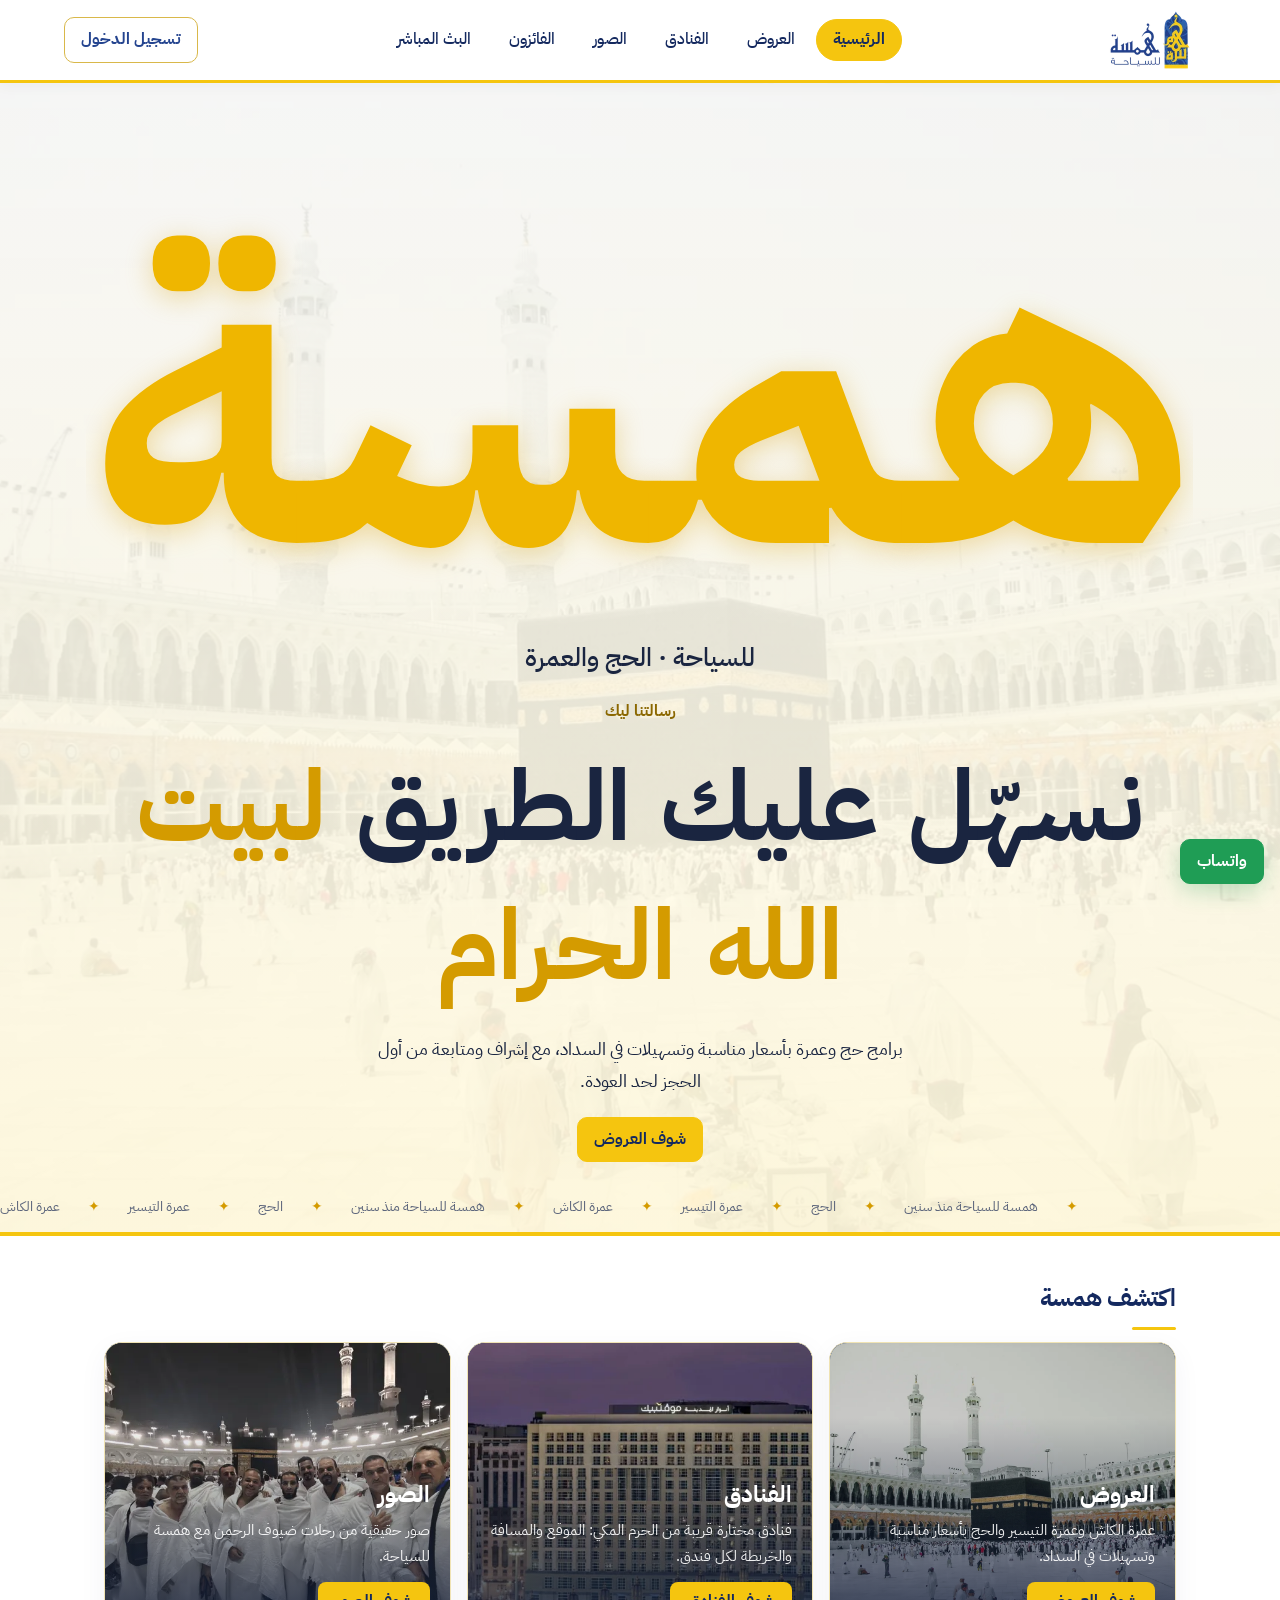
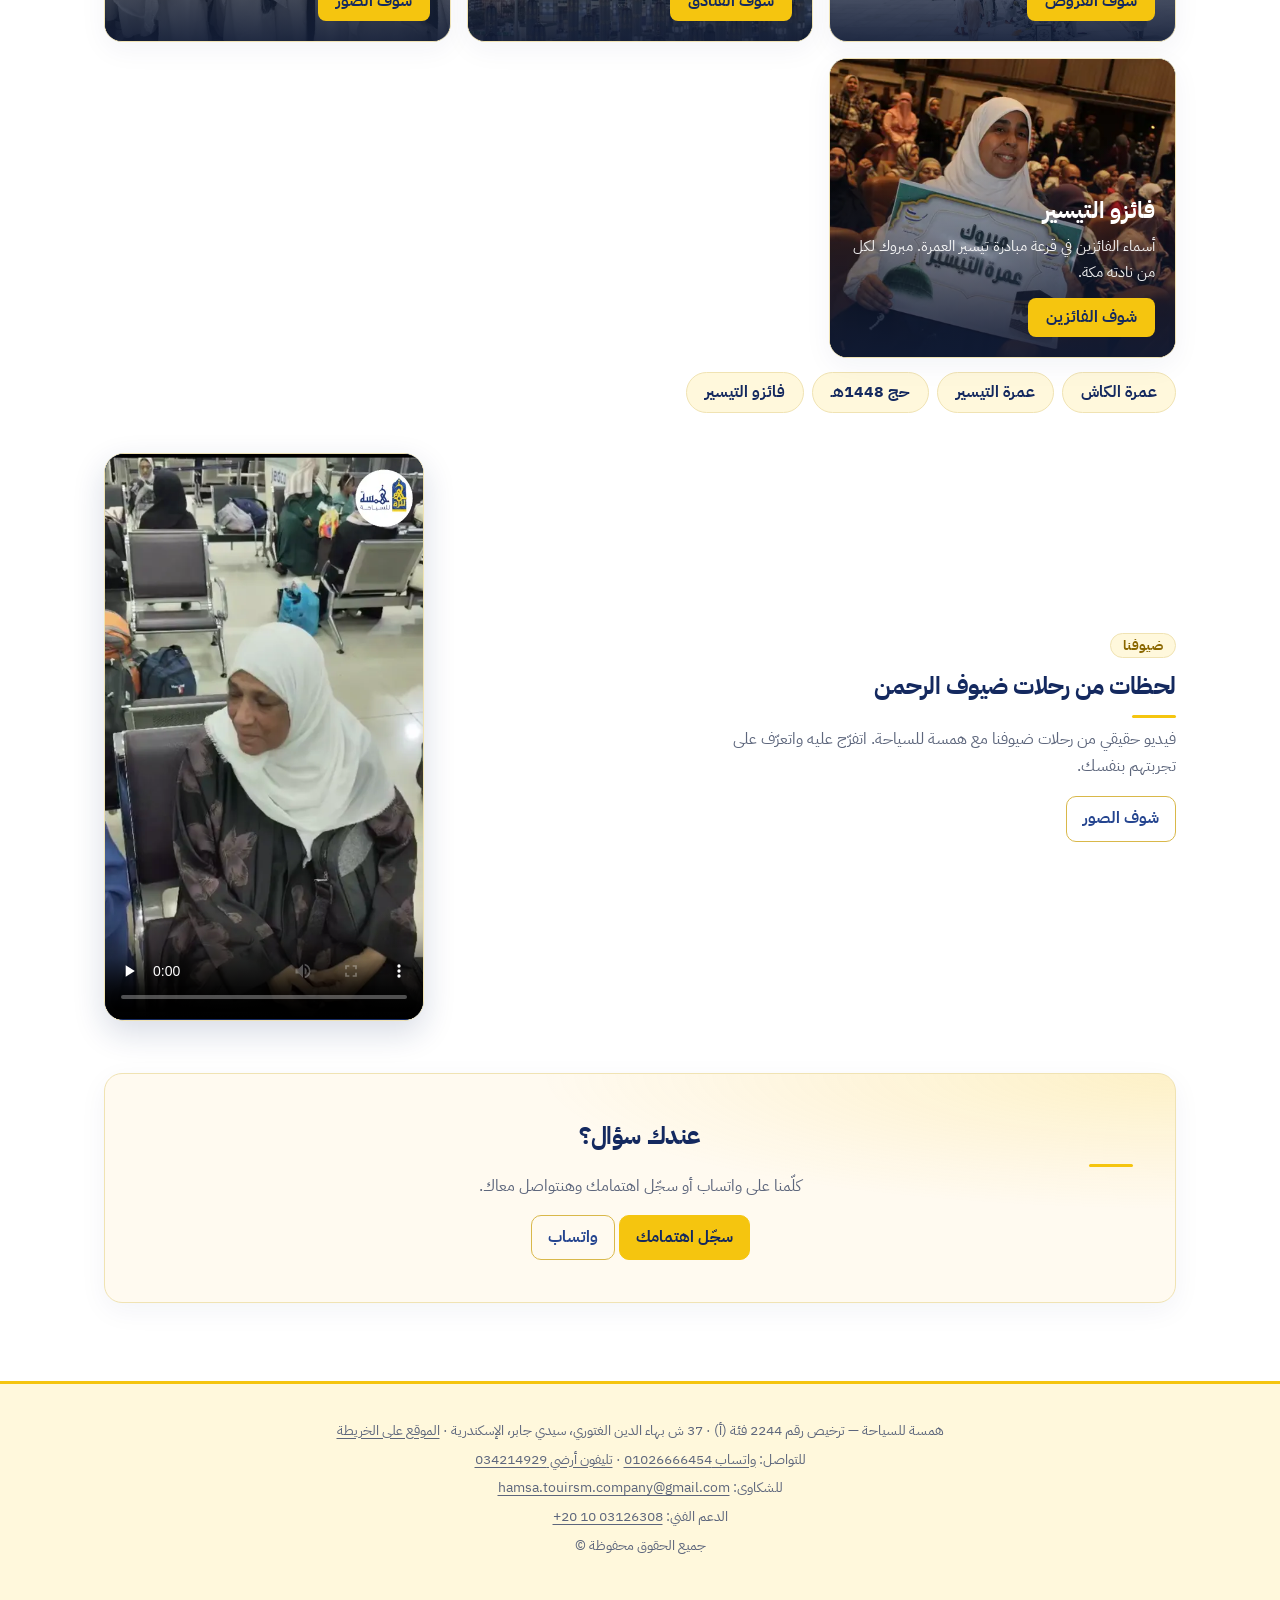
<file: index.html>
<!DOCTYPE html>
<html lang="ar" dir="rtl">
<head>
<meta charset="utf-8">
<meta name="viewport" content="width=device-width, initial-scale=1, viewport-fit=cover">
<meta name="theme-color" content="#ffffff">
<title>همسة للسياحة | الحج والعمرة</title>
<meta name="description" content="برامج الحج والعمرة من همسة للسياحة: عمرة الكاش، عمرة التيسير، الحج الميسر والسياحي.">
<link rel="icon" href="images/favicon.png">
<link rel="preconnect" href="https://fonts.googleapis.com">
<link rel="preconnect" href="https://fonts.gstatic.com" crossorigin>
<link rel="preconnect" href="https://script.google.com">
<link rel="preload" as="style" href="https://fonts.googleapis.com/css2?family=IBM+Plex+Sans+Arabic:wght@400;700&display=swap" onload="this.onload=null;this.rel='stylesheet'"><noscript><link href="https://fonts.googleapis.com/css2?family=IBM+Plex+Sans+Arabic:wght@400;700&display=swap" rel="stylesheet"></noscript>
<link rel="preload" as="image" href="images/kaaba-day.webp" fetchpriority="high">
<link rel="stylesheet" href="style.css">
</head>
<body>
<header><a href="index.html" aria-label="همسة للسياحة"><img src="images/logo-header.webp" width="164" height="120" alt="همسة للسياحة" style="height:60px;display:block;width:auto" onerror="this.parentNode.classList.add('logo-missing');this.remove()"></a>
<nav class="nv" aria-label="التنقل"><a href="index.html" aria-current="page">الرئيسية</a><a href="offers.html">العروض</a><a href="hotels.html">الفنادق</a><a href="gallery.html">الصور</a><a href="winners.html">الفائزون</a><a href="live.html">البث المباشر</a></nav>
<span class="acts"><button id="adminBtn" type="button" hidden>لوحة التحكم</button> <button id="loginBtn" type="button">تسجيل الدخول</button></span></header>
<div class="hero2" id="hero2"><div class="stage">
<div class="bgm"><video muted loop playsinline preload="none" poster="images/kaaba-day.webp" data-src="images/hero.mp4" aria-hidden="true"></video></div><div class="shade"></div>
<div class="layer l1"><h1 class="big"><span class="sc"><span class="mask"><span class="in">همسة</span></span></span><span class="sub">للسياحة · الحج والعمرة</span></h1></div>
<div class="layer l2"><span class="kick">رسالتنا ليك</span>
<h2 class="tl"><span style="--i:0">نسهّل</span> <span style="--i:1">عليك</span> <span style="--i:2">الطريق</span> <span class="y" style="--i:3">لبيت</span> <span class="y" style="--i:4">الله</span> <span class="y" style="--i:5">الحرام</span></h2>
<p class="pp">برامج حج وعمرة بأسعار مناسبة وتسهيلات في السداد، مع إشراف ومتابعة من أول الحجز لحد العودة.</p>
<a class="btn cta" href="offers.html">شوف العروض</a></div>
<div class="cue" aria-hidden="true"><i></i>اسحب لتحت</div>
<div class="tk" aria-hidden="true"><div><span>عمرة الكاش</span><span>✦</span><span>عمرة التيسير</span><span>✦</span><span>الحج</span><span>✦</span><span>همسة للسياحة منذ سنين</span><span>✦</span><span>عمرة الكاش</span><span>✦</span><span>عمرة التيسير</span><span>✦</span><span>الحج</span><span>✦</span><span>همسة للسياحة منذ سنين</span><span>✦</span></div></div>
<div class="pb"></div></div></div>


<main>
<section aria-labelledby="ex"><h2 id="ex">اكتشف همسة</h2>
<div class="hm">
<a class="hmc" href="offers.html"><img src="images/kaaba-day.webp" alt="" loading="lazy" onerror="this.remove()"><div><h3>العروض</h3><p>عمرة الكاش وعمرة التيسير والحج بأسعار مناسبة وتسهيلات في السداد.</p><span class="go">شوف العروض</span></div></a>
<a class="hmc" href="hotels.html"><img src="images/hotels/movenpick.webp" alt="" loading="lazy" onerror="this.remove()"><div><h3>الفنادق</h3><p>فنادق مختارة قريبة من الحرم المكي: الموقع والمسافة والخريطة لكل فندق.</p><span class="go">شوف الفنادق</span></div></a>
<a class="hmc" href="gallery.html"><img src="images/gallery/umra-1-t.webp" alt="" loading="lazy" onerror="this.remove()"><div><h3>الصور</h3><p>صور حقيقية من رحلات ضيوف الرحمن مع همسة للسياحة.</p><span class="go">شوف الصور</span></div></a>
<a class="hmc" href="winners.html"><img src="images/gallery/qora-1-t.webp" alt="" loading="lazy" onerror="this.remove()"><div><h3>فائزو التيسير</h3><p>أسماء الفائزين في قرعة مبادرة تيسير العمرة. مبروك لكل من نادته مكة.</p><span class="go">شوف الفائزين</span></div></a>
</div>
<div class="chips" aria-label="اختصار للأقسام"><a href="offers.html?cat=cash">عمرة الكاش</a><a href="offers.html?cat=tayseer">عمرة التيسير</a><a href="offers.html?cat=hajj">حج 1448هـ</a><a href="winners.html">فائزو التيسير</a></div></section>
<section class="vd" aria-labelledby="vt"><div class="vd-t"><span class="vd-k">ضيوفنا</span><h2 id="vt">لحظات من رحلات ضيوف الرحمن</h2><p>فيديو حقيقي من رحلات ضيوفنا مع همسة للسياحة. اتفرّج عليه واتعرّف على تجربتهم بنفسك.</p><a class="btn o" href="gallery.html">شوف الصور</a></div>
<div class="vd-f"><video controls playsinline preload="none" poster="images/guests-poster.webp" width="540" height="960" aria-label="فيديو من رحلات ضيوف الرحمن مع همسة للسياحة"><source src="images/guests.mp4" type="video/mp4"></video></div></section>
<section class="cta2"><h2>عندك سؤال؟</h2><p>كلّمنا على واتساب أو سجّل اهتمامك وهنتواصل معاك.</p><a class="btn" href="offers.html#contact">سجّل اهتمامك</a> <a class="btn o" id="wa2" target="_blank" rel="noopener">واتساب</a></section>
</main>
<footer>همسة للسياحة — ترخيص رقم 2244 فئة (أ) · 37 ش بهاء الدين الغتوري، سيدي جابر، الإسكندرية · <a href="https://maps.app.goo.gl/uAYgXrmwPMYy7Jo26" target="_blank" rel="noopener">الموقع على الخريطة</a><br>للتواصل: <a href="https://wa.me/201026666454" target="_blank" rel="noopener">واتساب <span dir="ltr">01026666454</span></a> · <a href="tel:034214929">تليفون أرضي <span dir="ltr">034214929</span></a><br>للشكاوى: <a href="mailto:hamsa.touirsm.company@gmail.com">hamsa.touirsm.company@gmail.com</a><br>الدعم الفني: <a href="tel:+201003126308" dir="ltr">+20 10 03126308</a><br>جميع الحقوق محفوظة ©</footer>
<a class="btn wa" id="wa" target="_blank" rel="noopener">واتساب</a>
<script src="common.js"></script>
<script>$('#wa2').href=$('#wa').href;ui();</script>
<script>
// فيديو الخلفية: يتحمّل بعد ما الصفحة تفتح، وبس على الشاشات الكبيرة والنت السريع
addEventListener('load',()=>{const v=document.querySelector('.hero2 video');if(!v)return;const c=navigator.connection||{};
if(c.saveData||/^(slow-2g|2g|3g)$/.test(c.effectiveType||'')||matchMedia('(max-width:900px),(prefers-reduced-motion:reduce)').matches){v.remove();return}
(window.requestIdleCallback||setTimeout)(()=>{v.src=v.dataset.src;v.play().catch(()=>{})})});
</script>
</body>
</html>
</file>
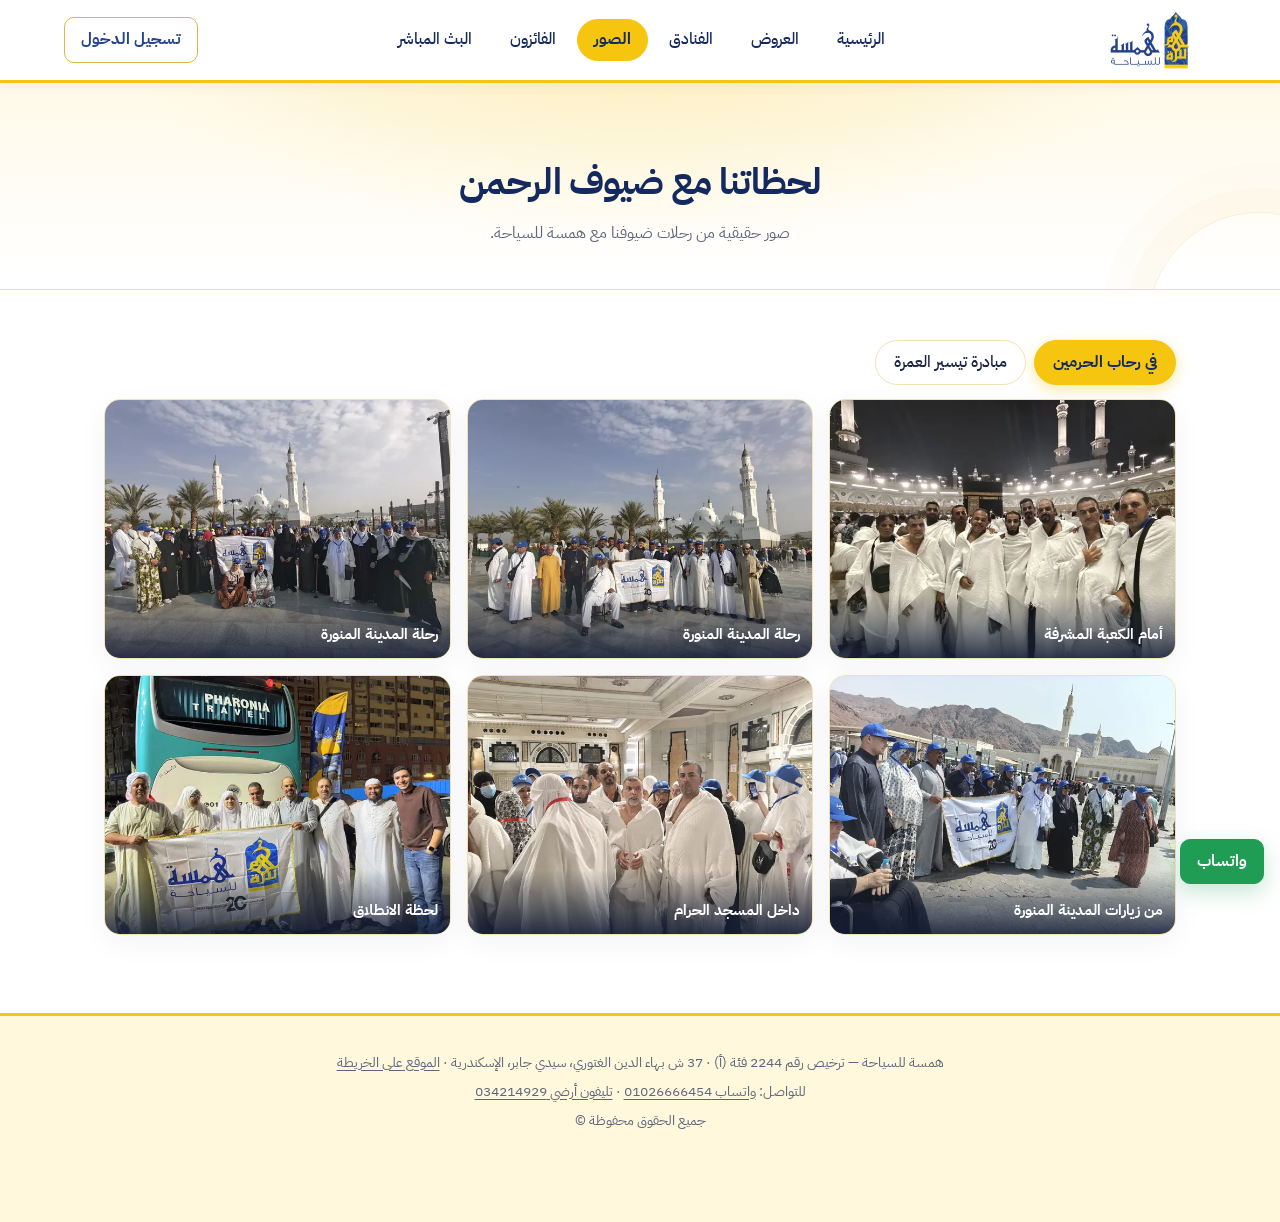
<file: gallery.html>
<!DOCTYPE html>
<html lang="ar" dir="rtl">
<head>
<meta charset="utf-8">
<meta name="viewport" content="width=device-width, initial-scale=1, viewport-fit=cover">
<meta name="theme-color" content="#ffffff">
<title>الصور | همسة للسياحة</title>
<meta name="description" content="صور حقيقية من رحلات ضيوف الرحمن مع همسة للسياحة.">
<link rel="icon" href="images/favicon.png">
<link rel="preconnect" href="https://fonts.googleapis.com">
<link rel="preconnect" href="https://fonts.gstatic.com" crossorigin>
<link rel="preconnect" href="https://script.google.com">
<link rel="preload" as="style" href="https://fonts.googleapis.com/css2?family=IBM+Plex+Sans+Arabic:wght@400;700&display=swap" onload="this.onload=null;this.rel='stylesheet'"><noscript><link href="https://fonts.googleapis.com/css2?family=IBM+Plex+Sans+Arabic:wght@400;700&display=swap" rel="stylesheet"></noscript>
<link rel="stylesheet" href="style.css">
</head>
<body>
<header><a href="index.html" aria-label="همسة للسياحة"><img src="images/logo-header.webp" width="164" height="120" alt="همسة للسياحة" style="height:60px;display:block;width:auto" onerror="this.parentNode.classList.add('logo-missing');this.remove()"></a>
<nav class="nv" aria-label="التنقل"><a href="index.html">الرئيسية</a><a href="offers.html">العروض</a><a href="hotels.html">الفنادق</a><a href="gallery.html" aria-current="page">الصور</a><a href="winners.html">الفائزون</a><a href="live.html">البث المباشر</a></nav>
<span class="acts"><button id="adminBtn" type="button" hidden>لوحة التحكم</button> <button id="loginBtn" type="button">تسجيل الدخول</button></span></header>
<div class="ph"><h1>لحظاتنا مع ضيوف الرحمن</h1><p>صور حقيقية من رحلات ضيوفنا مع همسة للسياحة.</p></div>
<main>
<section id="gallery" aria-label="معرض الصور"><div class="tabs" id="gtabs" role="tablist"></div><div class="gg" id="gg"></div></section>
</main>
<footer>همسة للسياحة — ترخيص رقم 2244 فئة (أ) · 37 ش بهاء الدين الغتوري، سيدي جابر، الإسكندرية · <a href="https://maps.app.goo.gl/uAYgXrmwPMYy7Jo26" target="_blank" rel="noopener">الموقع على الخريطة</a><br>للتواصل: <a href="https://wa.me/201026666454" target="_blank" rel="noopener">واتساب <span dir="ltr">01026666454</span></a> · <a href="tel:034214929">تليفون أرضي <span dir="ltr">034214929</span></a><br>جميع الحقوق محفوظة ©</footer>
<a class="btn wa" id="wa" target="_blank" rel="noopener">واتساب</a>

<dialog id="glb" aria-label="معرض الصور"><button class="gx" type="button" aria-label="إغلاق">✕</button><button class="gn gp" type="button" aria-label="السابق"><svg width="22" height="22" viewBox="0 0 24 24" fill="none" stroke="currentColor" stroke-width="2.6" stroke-linecap="round" stroke-linejoin="round" aria-hidden="true"><path d="M9 5l7 7-7 7"/></svg></button><button class="gn gnx" type="button" aria-label="التالي"><svg width="22" height="22" viewBox="0 0 24 24" fill="none" stroke="currentColor" stroke-width="2.6" stroke-linecap="round" stroke-linejoin="round" aria-hidden="true"><path d="M15 5l-7 7 7 7"/></svg></button><figure><img alt=""><figcaption><b></b><small></small></figcaption></figure></dialog>

<script src="common.js"></script>
<script>ui();
// ===== لحظاتنا مع ضيوف الرحمن =====
// عشان تضيف صورة: حطها في images/gallery وضيف سطر هنا. التابات الفاضية بتختفي لوحدها.
const GCATS = { umra: 'في رحاب الحرمين', hajj: 'صور الحج', qora: 'مبادرة تيسير العمرة' };
// r = نسبة عرض/ارتفاع الصورة لو مش أفقية 4/3 (مثلاً بوستر طولي '4/5' أو صورة طولية '2/3'). التاب اللي فيه نسب مختلفة بيتعرض متراصّ تلقائي.
const GPH = [
  { c: 'umra', f: 'umra-1', t: 'أمام الكعبة المشرفة' },
  { c: 'umra', f: 'umra-2', t: 'رحلة المدينة المنورة' },
  { c: 'umra', f: 'umra-3', t: 'رحلة المدينة المنورة' },
  { c: 'umra', f: 'umra-4', t: 'من زيارات المدينة المنورة' },
  { c: 'umra', f: 'umra-5', t: 'داخل المسجد الحرام' },
  { c: 'umra', f: 'umra-6', t: 'لحظة الانطلاق' },
  { c: 'qora', f: 'qora-1', t: 'مبروك عمرة التيسير' },
  { c: 'qora', f: 'init-1', t: 'مبادرة تيسير العمرة', q: 1, r: '4/5' },
  { c: 'qora', f: 'qora-2', t: 'حضور سحب قرعة التيسير' },
  { c: 'qora', f: 'init-2', t: 'مبادرة تيسير العمرة', q: 1, r: '4/5' },
  { c: 'qora', f: 'qora-3', t: 'فرحة الحضور' },
  { c: 'qora', f: 'init-3', t: 'مبادرة تيسير العمرة', q: 1, r: '4/5' },
  { c: 'qora', f: 'qora-4', t: 'لحظات الفرح بعد الإعلان', r: '2/3' },
  { c: 'qora', f: 'init-4', t: 'مبادرة تيسير العمرة', q: 1, r: '4/5' },
  { c: 'qora', f: 'qora-5', t: 'دموع الفرح', r: '2/3' }
];
(() => {
  const $ = s => document.querySelector(s), cats = Object.keys(GCATS).filter(k => GPH.some(p => p.c === k));
  if (!cats.length) { $('#gg').innerHTML = '<p class="empty">الصور هتتضاف قريب.</p>'; return; }
  let cur = cats[0], list = [], idx = 0;
  const e = x => String(x).replace(/[&<>"]/g, c => ({ '&': '&amp;', '<': '&lt;', '>': '&gt;', '"': '&quot;' }[c]));
  function show() {
    list = GPH.filter(p => p.c === cur);
    $('#gg').className = 'gg' + (list.some(p => p.r) ? ' mas' : '');
    $('#gg').innerHTML = list.map((p, i) => `<a class="gi" href="images/gallery/${p.f}.webp" data-i="${i}" style="aspect-ratio:${p.r || '4/3'}"><img loading="lazy" decoding="async" width="640" height="480" alt="${e(p.t)}" src="images/gallery/${p.f}-t.webp" onerror="this.parentNode.classList.add('no-image');this.remove()"${p.p ? ` style="object-position:${p.p}"` : ''}>${p.q ? '' : `<span>${e(p.t)}</span>`}</a>`).join('');
  }
  function tabs() {
    $('#gtabs').hidden = cats.length < 2;
    $('#gtabs').innerHTML = cats.map(k => `<button type="button" role="tab" data-g="${k}" class="${k === cur ? 'on' : ''}" aria-selected="${k === cur}">${GCATS[k]}</button>`).join('');
  }
  $('#gtabs').onclick = ev => { const k = ev.target.dataset.g; if (!k) return; cur = k; tabs(); show(); };
  const dlg = $('#glb'), im = dlg.querySelector('img');
  function open(i) {
    idx = (i + list.length) % list.length; const p = list[idx];
    im.style.opacity = 0; im.onload = im.onerror = () => { im.style.opacity = 1; };
    im.src = 'images/gallery/' + p.f + '.webp'; im.alt = p.t;
    dlg.querySelector('figcaption b').textContent = p.t;
    dlg.querySelector('figcaption small').textContent = (idx + 1) + ' من ' + list.length;
    if (!dlg.open) dlg.showModal();
    const n = list[(idx + 1) % list.length]; new Image().src = 'images/gallery/' + n.f + '.webp';
  }
  $('#gg').onclick = ev => { const a = ev.target.closest('.gi'); if (!a) return; ev.preventDefault(); open(+a.dataset.i); };
  dlg.querySelector('.gx').onclick = () => dlg.close();
  dlg.querySelector('.gp').onclick = () => open(idx - 1);
  dlg.querySelector('.gnx').onclick = () => open(idx + 1);
  dlg.addEventListener('click', ev => { if (ev.target === dlg || ev.target.tagName === 'FIGURE') dlg.close(); });
  dlg.addEventListener('keydown', ev => { if (ev.key === 'ArrowLeft') open(idx + 1); else if (ev.key === 'ArrowRight') open(idx - 1); });
  let x0 = null;
  dlg.addEventListener('touchstart', ev => { x0 = ev.touches[0].clientX; }, { passive: true });
  dlg.addEventListener('touchend', ev => { if (x0 === null) return; const dx = ev.changedTouches[0].clientX - x0; x0 = null; if (Math.abs(dx) > 50) open(dx < 0 ? idx + 1 : idx - 1); });
  tabs(); show();
})();
</script>
</body>
</html>
</file>
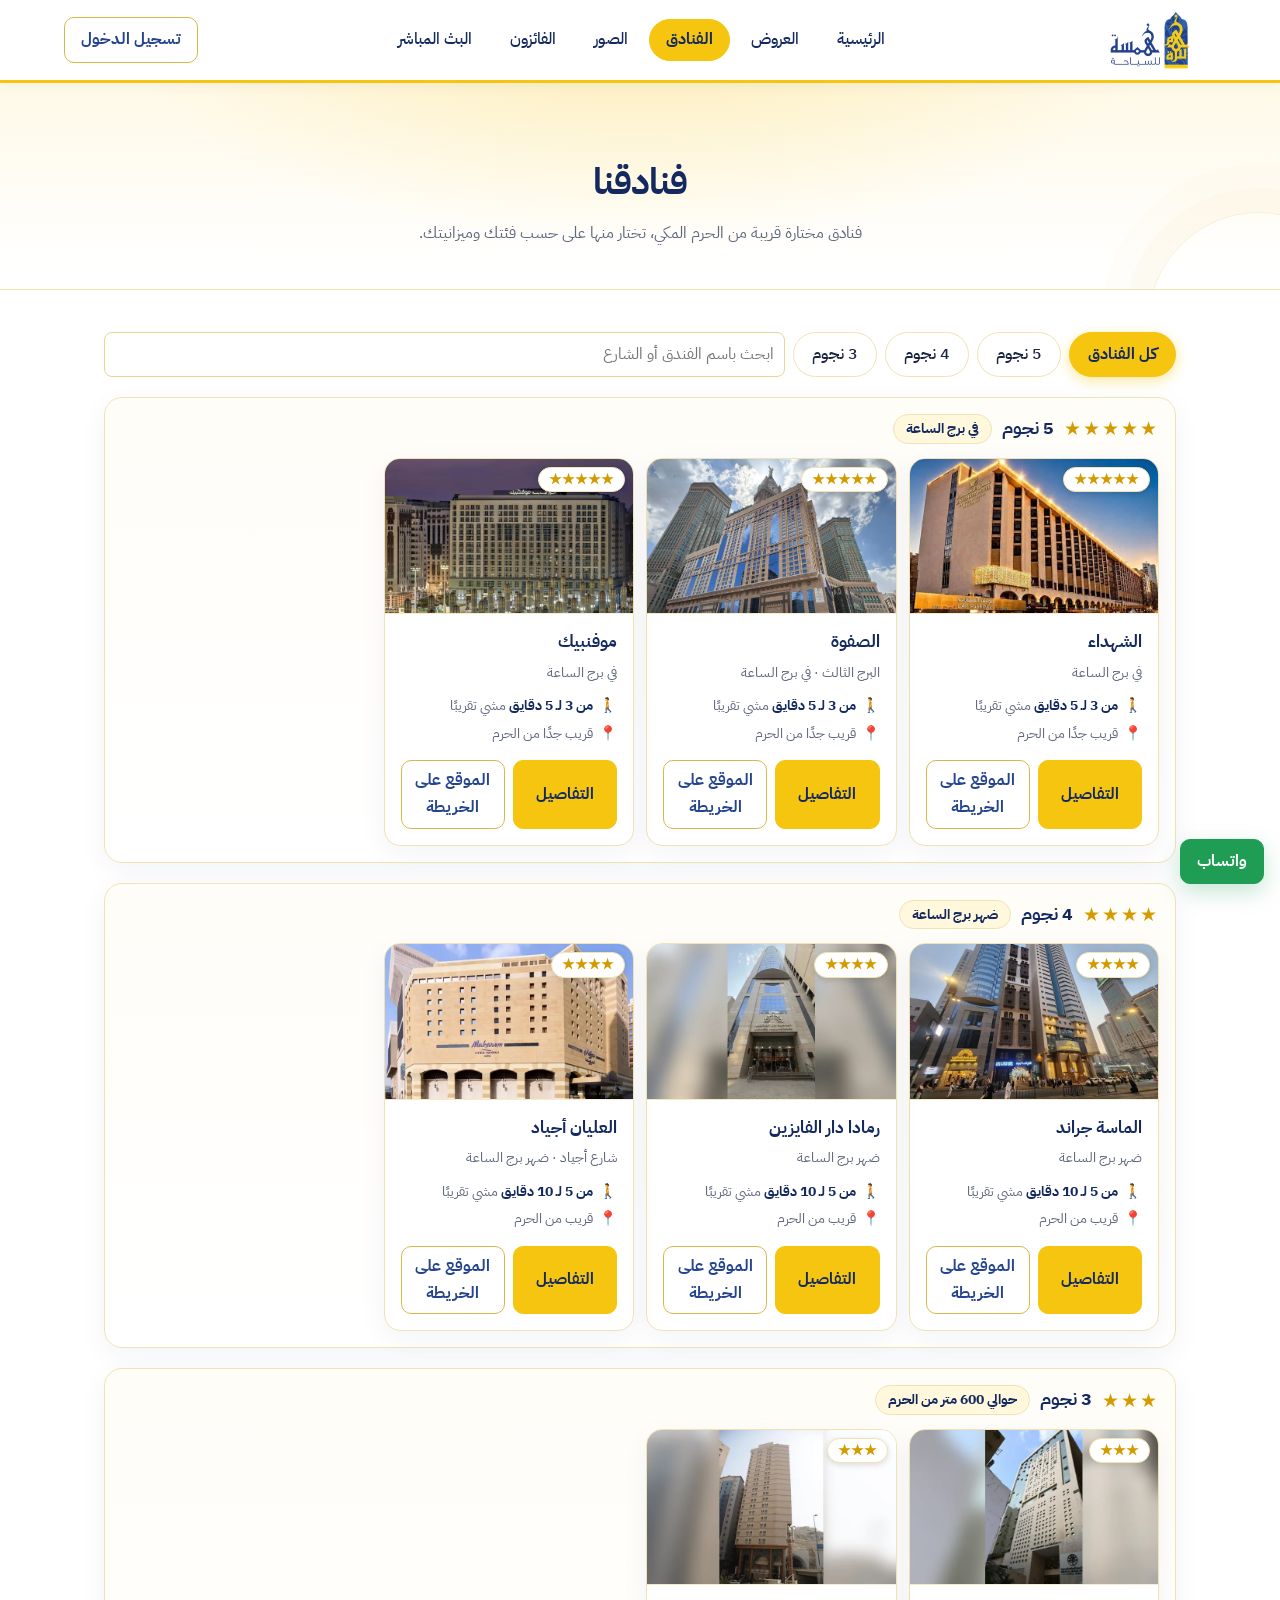
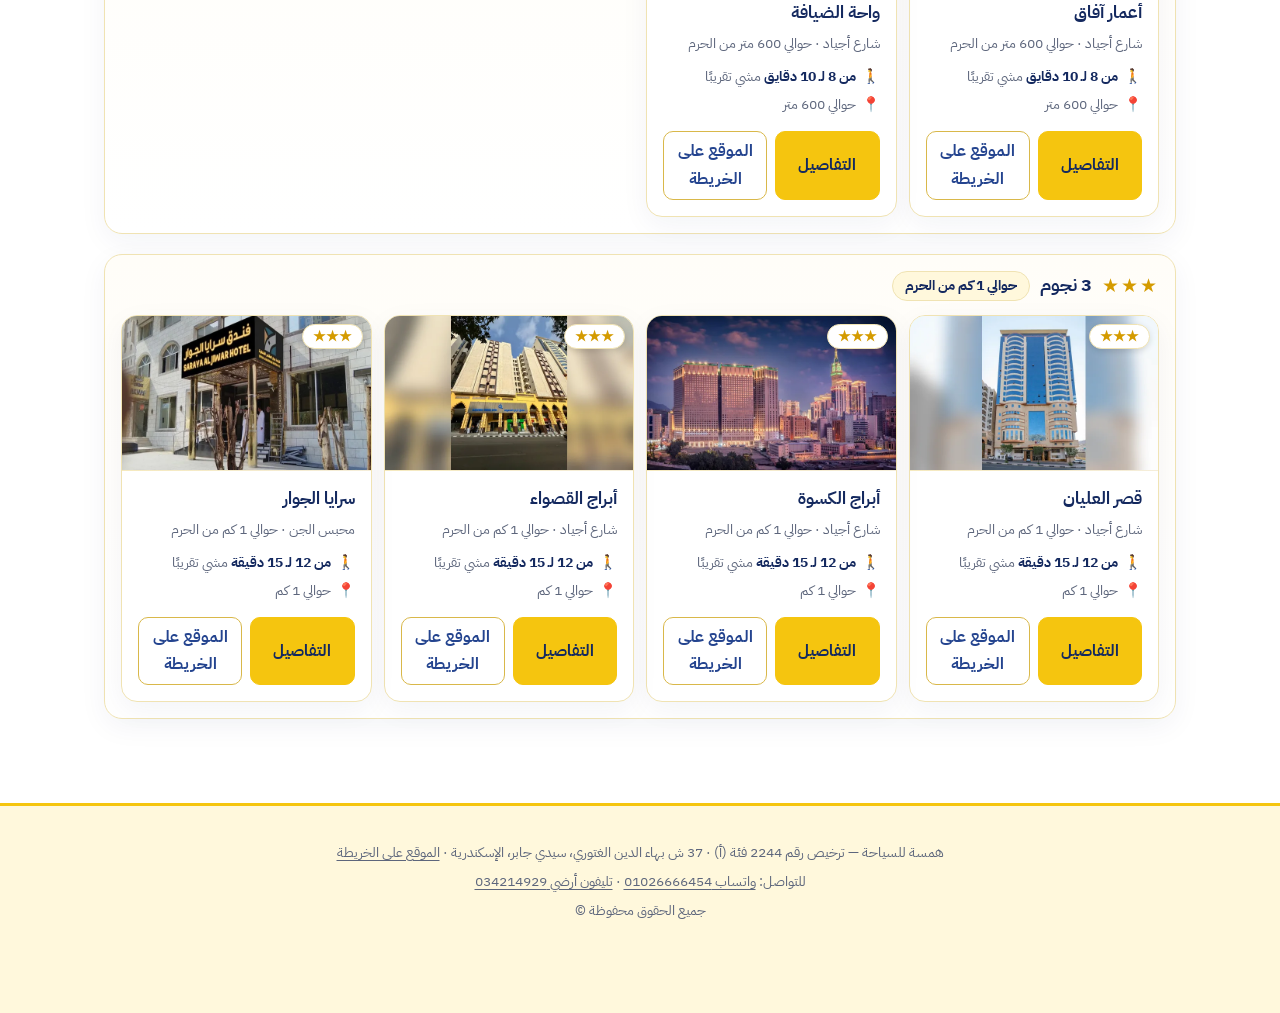
<file: hotels.html>
<!DOCTYPE html>
<html lang="ar" dir="rtl">
<head>
<meta charset="utf-8">
<meta name="viewport" content="width=device-width, initial-scale=1, viewport-fit=cover">
<meta name="theme-color" content="#ffffff">
<title>الفنادق | همسة للسياحة</title>
<meta name="description" content="فنادق مختارة قريبة من الحرم المكي: الموقع والمسافة والخريطة لكل فندق.">
<link rel="icon" href="images/favicon.png">
<link rel="preconnect" href="https://fonts.googleapis.com">
<link rel="preconnect" href="https://fonts.gstatic.com" crossorigin>
<link rel="preconnect" href="https://script.google.com">
<script>
window.__API='https://script.google.com/macros/s/AKfycbxRr2PYw2kkY9TiAGVT0MfswIBsxYPtrVuRBvXjzrOTVdr7ueGHOSLjHkUEZkshPmEOFg/exec';
window.__op=fetch(window.__API+'?action=offers').then(function(r){return r.json()}).catch(function(){return null});
</script>
<link rel="preload" as="style" href="https://fonts.googleapis.com/css2?family=IBM+Plex+Sans+Arabic:wght@400;700&display=swap" onload="this.onload=null;this.rel='stylesheet'"><noscript><link href="https://fonts.googleapis.com/css2?family=IBM+Plex+Sans+Arabic:wght@400;700&display=swap" rel="stylesheet"></noscript>
<link rel="stylesheet" href="style.css">
</head>
<body>
<header><a href="index.html" aria-label="همسة للسياحة"><img src="images/logo-header.webp" width="164" height="120" alt="همسة للسياحة" style="height:60px;display:block;width:auto" onerror="this.parentNode.classList.add('logo-missing');this.remove()"></a>
<nav class="nv" aria-label="التنقل"><a href="index.html">الرئيسية</a><a href="offers.html">العروض</a><a href="hotels.html" aria-current="page">الفنادق</a><a href="gallery.html">الصور</a><a href="winners.html">الفائزون</a><a href="live.html">البث المباشر</a></nav>
<span class="acts"><button id="adminBtn" type="button" hidden>لوحة التحكم</button> <button id="loginBtn" type="button">تسجيل الدخول</button></span></header>
<div class="ph"><h1>فنادقنا</h1><p>فنادق مختارة قريبة من الحرم المكي، تختار منها على حسب فئتك وميزانيتك.</p></div>
<main>
<section aria-label="قائمة الفنادق">
<div class="hf"><div class="tabs" id="stabs" role="group" aria-label="التصنيف"></div><input id="hq" type="search" placeholder="ابحث باسم الفندق أو الشارع" aria-label="بحث في الفنادق"></div>
<div id="hg"></div></section>
</main>
<footer>همسة للسياحة — ترخيص رقم 2244 فئة (أ) · 37 ش بهاء الدين الغتوري، سيدي جابر، الإسكندرية · <a href="https://maps.app.goo.gl/uAYgXrmwPMYy7Jo26" target="_blank" rel="noopener">الموقع على الخريطة</a><br>للتواصل: <a href="https://wa.me/201026666454" target="_blank" rel="noopener">واتساب <span dir="ltr">01026666454</span></a> · <a href="tel:034214929">تليفون أرضي <span dir="ltr">034214929</span></a><br>جميع الحقوق محفوظة ©</footer>
<a class="btn wa" id="wa" target="_blank" rel="noopener">واتساب</a>

<dialog id="hdlg" aria-label="تفاصيل الفندق"><button class="hx" type="button" aria-label="إغلاق">✕</button><div id="hbody"></div></dialog>
<script src="common.js"></script>
<script>
// ===== فنادقنا =====
// لإضافة فندق أو تعديله: عدّل السطر بتاعه هنا.
//  n: الاسم   i: صورة (images/hotels/اسم.webp)   w: الشارع/المنطقة   q: نص البحث في الخريطة (لو عايز تحدد مكان أدق)
//  f: مميزات الفندق  مثال  f: ['فطار مفتوح', 'واي فاي', 'مصعد']  (بتظهر في التفاصيل لو كتبتها)
// وعلى مستوى المجموعة: d = القرب من الحرم، dist = المسافة، walk = مدة المشي (كلها تقريبية، راجعها بنفسك)
const HOTELS = [
  { s: 5, d: 'في برج الساعة', dist: 'قريب جدًا من الحرم', walk: 'من 3 لـ 5 دقايق', items: [{ n: 'الشهداء', i: 'images/hotels/shohada.webp' }, { n: 'الصفوة', i: 'images/hotels/safwa.webp', w: 'البرج الثالث' }, { n: 'موفنبيك', i: 'images/hotels/movenpick.webp' }] },
  { s: 4, d: 'ضهر برج الساعة', dist: 'قريب من الحرم', walk: 'من 5 لـ 10 دقايق', items: [{ n: 'الماسة جراند', i: 'images/hotels/masa-grand.webp' }, { n: 'رمادا دار الفايزين', i: 'images/hotels/dar-alfaezeen.webp' }, { n: 'العليان أجياد', i: 'images/hotels/olayan-ajyad.webp', w: 'شارع أجياد' }] },
  { s: 3, d: 'حوالي 600 متر من الحرم', dist: 'حوالي 600 متر', walk: 'من 8 لـ 10 دقايق', items: [{ n: 'أعمار آفاق', i: 'images/hotels/amaar-afaq.webp', w: 'شارع أجياد' }, { n: 'واحة الضيافة', i: 'images/hotels/waha-diyafa.webp', w: 'شارع أجياد' }] },
  { s: 3, d: 'حوالي 1 كم من الحرم', dist: 'حوالي 1 كم', walk: 'من 12 لـ 15 دقيقة', items: [{ n: 'قصر العليان', i: 'images/hotels/qasr-olayan.webp', w: 'شارع أجياد' }, { n: 'أبراج الكسوة', i: 'images/hotels/kiswa.webp', w: 'شارع أجياد' }, { n: 'أبراج القصواء', i: 'images/hotels/qaswaa.webp', w: 'شارع أجياد' }, { n: 'سرايا الجوار', i: 'images/hotels/saraya-jiwar.webp', w: 'محبس الجن' }] }
];
const ALL = HOTELS.flatMap(g => g.items.map(h => ({ ...h, s: g.s, d: g.d, dist: g.dist, walk: g.walk })));
const ico = '<svg viewBox="0 0 24 24" fill="none" stroke="currentColor" stroke-width="1.6" stroke-linecap="round" stroke-linejoin="round" aria-hidden="true"><path d="M4 21V5a1 1 0 0 1 1-1h9a1 1 0 0 1 1 1v16"/><path d="M15 9h4a1 1 0 0 1 1 1v11"/><path d="M3 21h18"/><path d="M8 8h3M8 12h3M8 16h3"/></svg>';
let OFFERS = [], fs = '', fq = '';
try { OFFERS = JSON.parse(localStorage.getItem('hm_offers') || '[]') || []; } catch (e) {}
const nm = s => String(s || '').replace(/فندق/g, '').replace(/\s+/g, ' ').trim();
const offersOf = h => OFFERS.filter(o => o.hotel && nm(o.hotel).length > 2 && (nm(o.hotel).includes(nm(h.n)) || nm(h.n).includes(nm(o.hotel))));
const mq = h => h.q || 'فندق ' + h.n + ' مكة المكرمة';
const mapLink = h => 'https://www.google.com/maps/search/?api=1&query=' + encodeURIComponent(mq(h));
const mapEmbed = h => 'https://maps.google.com/maps?q=' + encodeURIComponent(mq(h)) + '&hl=ar&z=16&output=embed';
const photo = h => `<div class="hph${h.i ? '' : ' no'}">${ico}${h.i ? `<img loading="lazy" decoding="async" alt="${esc(h.n)}" src="${esc(h.i)}" onerror="this.parentNode.classList.add('no');this.remove()">` : ''}<span class="hsb">${'★'.repeat(h.s)}</span></div>`;

function paint() {
  const q = fq.trim();
  const out = HOTELS.map(g => {
    if (fs && String(g.s) !== fs) return '';
    const hs = g.items.map(h => ({ ...h, s: g.s, d: g.d, dist: g.dist, walk: g.walk })).filter(h => !q || (h.n + ' ' + (h.w || '') + ' ' + g.d).includes(q));
    if (!hs.length) return '';
    return `<div class="hgrp"><div class="hgh"><span class="st" aria-label="${g.s} نجوم">${'★'.repeat(g.s)}</span><h3>${g.s} نجوم</h3><span class="ds">${esc(g.d)}</span></div><div class="hl">` + hs.map(h => {
      const k = ALL.findIndex(x => x.n === h.n), c = offersOf(h).length;
      return `<article class="hc">${photo(h)}<div class="hb2"><h4>${esc(h.n)}</h4><span class="hw">${h.w ? esc(h.w) + ' · ' : ''}${esc(h.d)}</span>
<ul class="hi"><li><span aria-hidden="true">🚶</span><span><b>${esc(h.walk)}</b> مشي تقريبًا</span></li><li><span aria-hidden="true">📍</span><span>${esc(h.dist)}</span></li></ul>${c ? `<span class="hoc">${c} ${c > 2 ? 'عروض' : 'عرض'} متاح</span>` : ''}
<div class="hrow"><button type="button" data-h="${k}">التفاصيل</button><a class="btn o" target="_blank" rel="noopener" href="${esc(mapLink(h))}">الموقع على الخريطة</a></div></div></article>`;
    }).join('') + '</div></div>';
  }).join('');
  $('#hg').innerHTML = out || '<p class="empty">مفيش فنادق بالشكل ده. جرّب تغيّر البحث.</p>';
}
const tabs = () => { $('#stabs').innerHTML = [['', 'كل الفنادق'], ['5', '5 نجوم'], ['4', '4 نجوم'], ['3', '3 نجوم']].map(([v, t]) => `<button type="button" data-s="${v}" class="${v === fs ? 'on' : ''}" aria-pressed="${v === fs}">${t}</button>`).join(''); };
$('#stabs').onclick = e => { if (e.target.dataset.s === undefined) return; fs = e.target.dataset.s; tabs(); paint(); };
$('#hq').oninput = e => { fq = e.target.value; paint(); };

// ----- نافذة تفاصيل الفندق -----
const dlg = $('#hdlg');
function openHotel(k) {
  const h = ALL[k]; if (!h) return; const offs = offersOf(h);
  const row = (a, b) => b ? `<tr><th>${a}</th><td>${b}</td></tr>` : '';
  $('#hbody').innerHTML = `<div class="hdh${h.i ? '' : ' no'}">${ico}${h.i ? `<img alt="${esc(h.n)}" src="${esc(h.i)}" onerror="this.parentNode.classList.add('no');this.remove()">` : ''}<span class="hsb">${'★'.repeat(h.s)}</span></div>
<div class="hdb"><h2>${esc(h.n)}</h2>
<div class="tw"><table class="hdt">${row('التصنيف', '★'.repeat(h.s) + ' (' + h.s + ' نجوم)')}${row('المدينة', 'مكة المكرمة')}${row('الشارع / المنطقة', esc(h.w || ''))}${row('القرب من الحرم', esc(h.d))}${row('المسافة من الحرم', esc(h.dist))}${row('مدة المشي', esc(h.walk) + ' (تقريبًا)')}</table></div>
${h.f && h.f.length ? `<h3>المميزات</h3><ul class="hfeat">${h.f.map(x => `<li>${esc(x)}</li>`).join('')}</ul>` : ''}
<h3>الموقع على الخريطة</h3><iframe class="hmap" title="موقع ${esc(h.n)}" loading="lazy" referrerpolicy="no-referrer-when-downgrade" src="${esc(mapEmbed(h))}"></iframe>
<p class="hnote">المسافات ومدة المشي تقريبية، وبتختلف حسب الزحمة ومكان الدخول للحرم.</p>
${offs.length ? `<h3>العروض المتاحة في الفندق</h3><ul class="hol">${offs.map(o => `<li><a href="offers.html?q=${encodeURIComponent(o.title)}"><span>${esc(o.title)}</span><b>${esc(o.price || '')}</b></a></li>`).join('')}</ul>` : ''}
<div class="hrow"><a class="btn" target="_blank" rel="noopener" href="${esc(mapLink(h))}">افتح في خرائط جوجل</a><a class="btn o" target="_blank" rel="noopener" href="https://wa.me/${WA}?text=${encodeURIComponent('استفسار عن فندق ' + h.n + ' (' + h.s + ' نجوم)')}">اسأل على واتساب</a></div></div>`;
  dlg.showModal(); dlg.scrollTop = 0;
}
$('#hg').onclick = e => { const b = e.target.closest('[data-h]'); if (b) openHotel(+b.dataset.h); };
dlg.querySelector('.hx').onclick = () => dlg.close();
dlg.addEventListener('click', ev => { if (ev.target === dlg) dlg.close(); });
dlg.addEventListener('close', () => { $('#hbody').innerHTML = ''; }); // يفضّي الخريطة عشان متفضلش شغالة

tabs(); paint(); ui();
(async () => {
  let j = null; try { j = await (window.__op || fetch(API + '?action=offers').then(r => r.json())); } catch (e) {}
  if (j && j.offers) { OFFERS = j.offers; try { localStorage.setItem('hm_offers', JSON.stringify(OFFERS)); } catch (e) {} paint(); }
})();
</script>
</body>
</html>
</file>
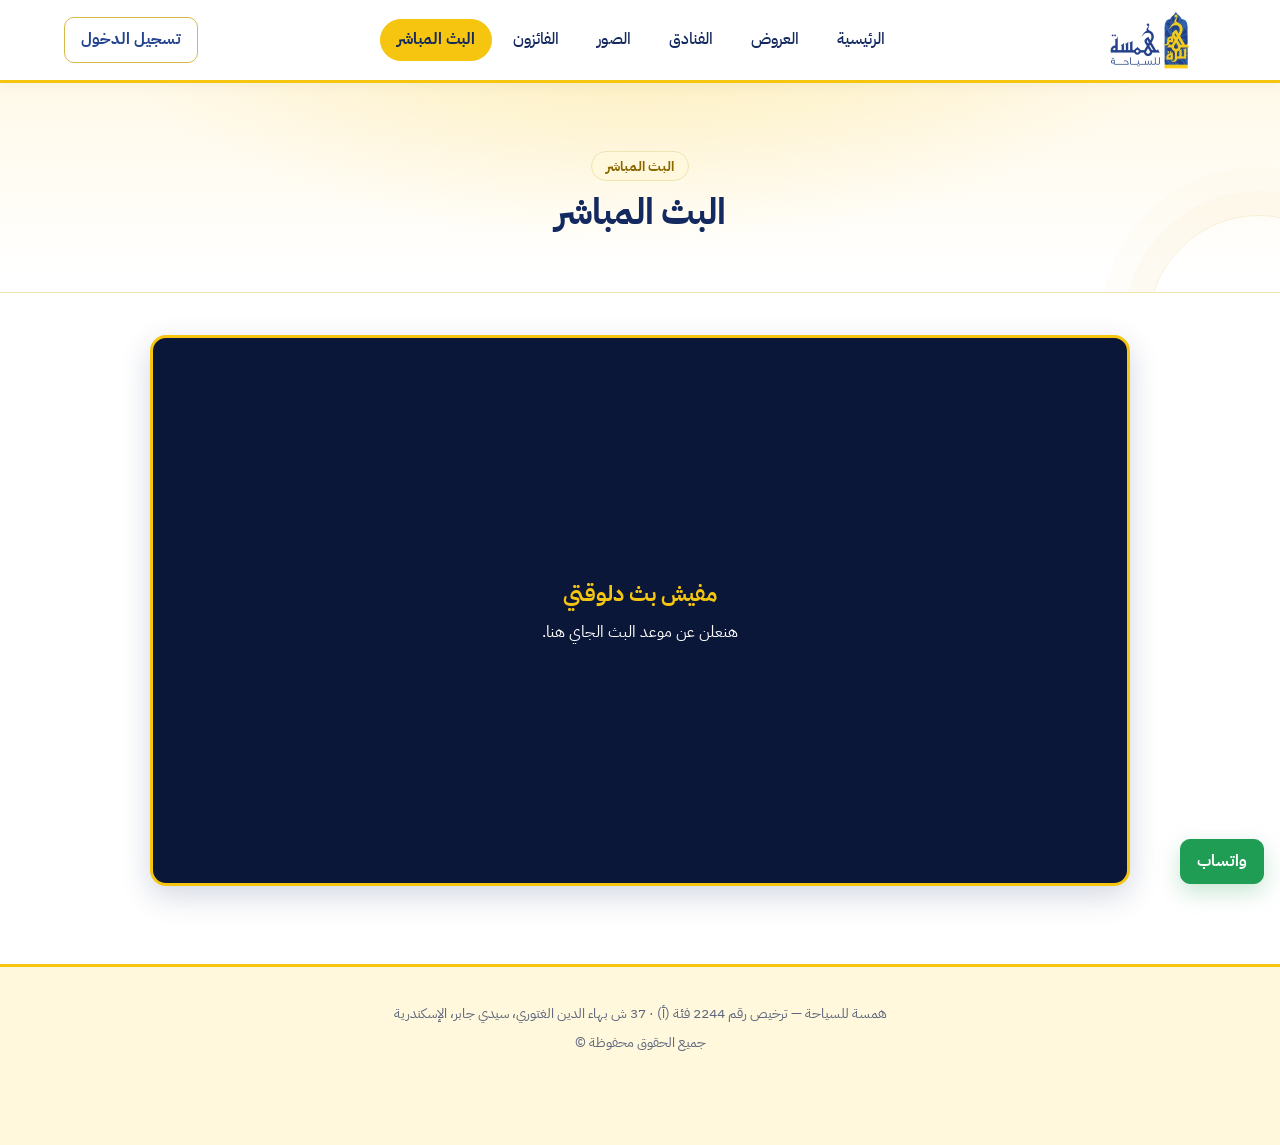
<file: live.html>
<!DOCTYPE html>
<html lang="ar" dir="rtl">
<head>
<meta charset="utf-8">
<meta name="viewport" content="width=device-width, initial-scale=1, viewport-fit=cover">
<meta name="theme-color" content="#ffffff">
<title>البث المباشر | همسة للسياحة</title>
<meta name="description" content="شاهد البث المباشر من همسة للسياحة.">
<link rel="icon" href="images/favicon.png">
<link rel="preconnect" href="https://fonts.googleapis.com">
<link rel="preconnect" href="https://fonts.gstatic.com" crossorigin>
<link rel="preconnect" href="https://script.google.com">
<link rel="preload" as="style" href="https://fonts.googleapis.com/css2?family=IBM+Plex+Sans+Arabic:wght@400;700&display=swap" onload="this.onload=null;this.rel='stylesheet'"><noscript><link href="https://fonts.googleapis.com/css2?family=IBM+Plex+Sans+Arabic:wght@400;700&display=swap" rel="stylesheet"></noscript>
<link rel="stylesheet" href="style.css">
<style>
.lw{max-width:980px;margin:0 auto}
.lb{display:inline-flex;align-items:center;gap:8px;border-radius:50px;padding:2px 14px;font-weight:700;font-size:.9rem;background:var(--tint);color:var(--gold);border:1px solid var(--line)}
.lb.live{background:#b3261e;color:#fff;border-color:#b3261e}.lb.live:before{content:"";width:9px;height:9px;border-radius:50%;background:#fff;animation:lp 1.2s infinite}
@keyframes lp{50%{opacity:.25}}
.lp{aspect-ratio:16/9;background:#0b1738;border-radius:16px;overflow:hidden;border:3px solid var(--y);box-shadow:0 10px 30px #14295f30;display:grid;place-items:center;color:#fff;text-align:center}
.lp iframe{width:100%;height:100%;border:0;display:block}
.lp .ph2{padding:24px;max-width:46ch}.lp .ph2 b{display:block;font-size:1.4rem;color:var(--y);margin-bottom:6px}
.ln{margin-top:12px;padding:12px 18px;border-radius:12px;background:linear-gradient(135deg,#e3ebfa,#fff8d6);border:1px solid var(--line);color:#101b36;font-weight:700;text-align:center;white-space:pre-line}
.lo{text-align:center;margin-top:12px}
.lp{position:relative}
.lp.yt iframe{position:absolute;left:0;top:-64px;width:100%;height:calc(100% + 128px);pointer-events:none}
.lg{position:absolute;top:10px;right:10px;z-index:3;pointer-events:none;background:rgba(11,23,56,.55);border-radius:10px;padding:5px 9px;backdrop-filter:blur(4px)}
.lg img{height:34px;width:auto;display:block}
.sh{position:absolute;left:0;right:0;top:0;height:56px;z-index:2}
.um{position:absolute;bottom:12px;left:12px;z-index:3;border:0;border-radius:20px;padding:8px 14px;background:var(--y);color:#14295f;font:700 .9rem inherit;cursor:pointer}
@media(max-width:600px){.lg img{height:26px}}
@media(prefers-reduced-motion:reduce){.lb.live:before{animation:none}}
</style>
</head>
<body>
<header><a href="index.html" aria-label="همسة للسياحة"><img src="images/logo-header.webp" width="164" height="120" alt="همسة للسياحة" style="height:60px;display:block;width:auto" onerror="this.parentNode.classList.add('logo-missing');this.remove()"></a>
<nav class="nv" aria-label="التنقل"><a href="index.html">الرئيسية</a><a href="offers.html">العروض</a><a href="hotels.html">الفنادق</a><a href="gallery.html">الصور</a><a href="winners.html">الفائزون</a><a href="live.html" aria-current="page">البث المباشر</a></nav>
<span class="acts"><button id="adminBtn" type="button" hidden>لوحة التحكم</button> <button id="loginBtn" type="button">تسجيل الدخول</button></span></header>
<div class="ph"><span class="lb" id="lbd">البث المباشر</span><h1 id="lt">البث المباشر</h1><p id="ls"></p></div>
<main><div class="lw"><div class="lp" id="lp" aria-live="polite"></div><div class="ln" id="ln" hidden></div><div class="lo" id="lo" hidden></div></div></main>
<footer>همسة للسياحة — ترخيص رقم 2244 فئة (أ) · 37 ش بهاء الدين الغتوري، سيدي جابر، الإسكندرية<br>جميع الحقوق محفوظة ©</footer>
<a class="btn wa" id="wa" target="_blank" rel="noopener">واتساب</a>
<script src="common.js"></script>
<script src="live.js"></script>
<script>
ui();
let cur = '';
$('#lp').addEventListener('click', e => {
  const b = e.target.closest('.um'); if (!b) return;
  const f = $('#lp iframe'); if (f) { ['unMute', 'playVideo'].forEach(c => f.contentWindow.postMessage(JSON.stringify({ event: 'command', func: c, args: [] }), '*')); f.contentWindow.postMessage(JSON.stringify({ event: 'command', func: 'setVolume', args: [100] }), '*'); }
  b.remove();
});
const ST = { live: 'مباشر الآن', soon: 'قريبًا', ended: 'انتهى البث', off: 'البث المباشر' };
function draw(c) {
  c = c || {}; const st = ST[c.status] ? c.status : 'off', L = liveSrc(c.url), box = $('#lp');
  $('#lt').textContent = c.title || 'البث المباشر'; $('#ls').textContent = c.desc || '';
  $('#lbd').textContent = ST[st]; $('#lbd').className = 'lb' + (st === 'live' ? ' live' : '');
  document.title = (st === 'live' ? '🔴 ' : '') + (c.title || 'البث المباشر') + ' | همسة للسياحة';
  if (st === 'live' && L) {
    if (cur !== L.src) {
      cur = L.src; box.className = 'lp ' + L.k;
      box.innerHTML = `<iframe src="${esc(L.src)}" title="البث المباشر" sandbox="allow-scripts allow-same-origin allow-presentation" allow="autoplay; encrypted-media; picture-in-picture; fullscreen" allowfullscreen referrerpolicy="strict-origin-when-cross-origin"></iframe>${L.k === 'fb' ? '<div class="sh"></div>' : ''}<span class="lg"><img src="images/logo-live.webp" alt="همسة للسياحة"></span>${L.k === 'yt' ? '<button class="um" type="button">🔊 تشغيل الصوت</button>' : ''}`;
    }
  } else {
    cur = ''; box.className = 'lp';
    const t = { soon: ['البث هيبدأ قريب', c.when ? 'الموعد: ' + c.when : 'خليك معانا وهتلاقي البث هنا أول ما يبدأ.'], ended: ['انتهى البث', 'شكرًا لمتابعتكم. تابعونا في البث الجاي.'] }[st] || ['مفيش بث دلوقتي', 'هنعلن عن موعد البث الجاي هنا.'];
    box.innerHTML = `<div class="ph2"><b>${esc(t[0])}</b>${esc(t[1])}</div>`;
  }
  const n = $('#ln'); n.hidden = !c.note; n.textContent = c.note || '';
}
async function load() {
  try { const j = await (await fetch(API + '?action=live')).json(); if (j && j.live) { draw(j.live); try { localStorage.setItem('hm_live', JSON.stringify(j.live)); } catch (e) {} } } catch (e) {}
}
try { draw(JSON.parse(localStorage.getItem('hm_live') || 'null')); } catch (e) { draw(null); }
load(); setInterval(() => { if (!document.hidden) load(); }, 15000);
</script>
</body>
</html>
</file>
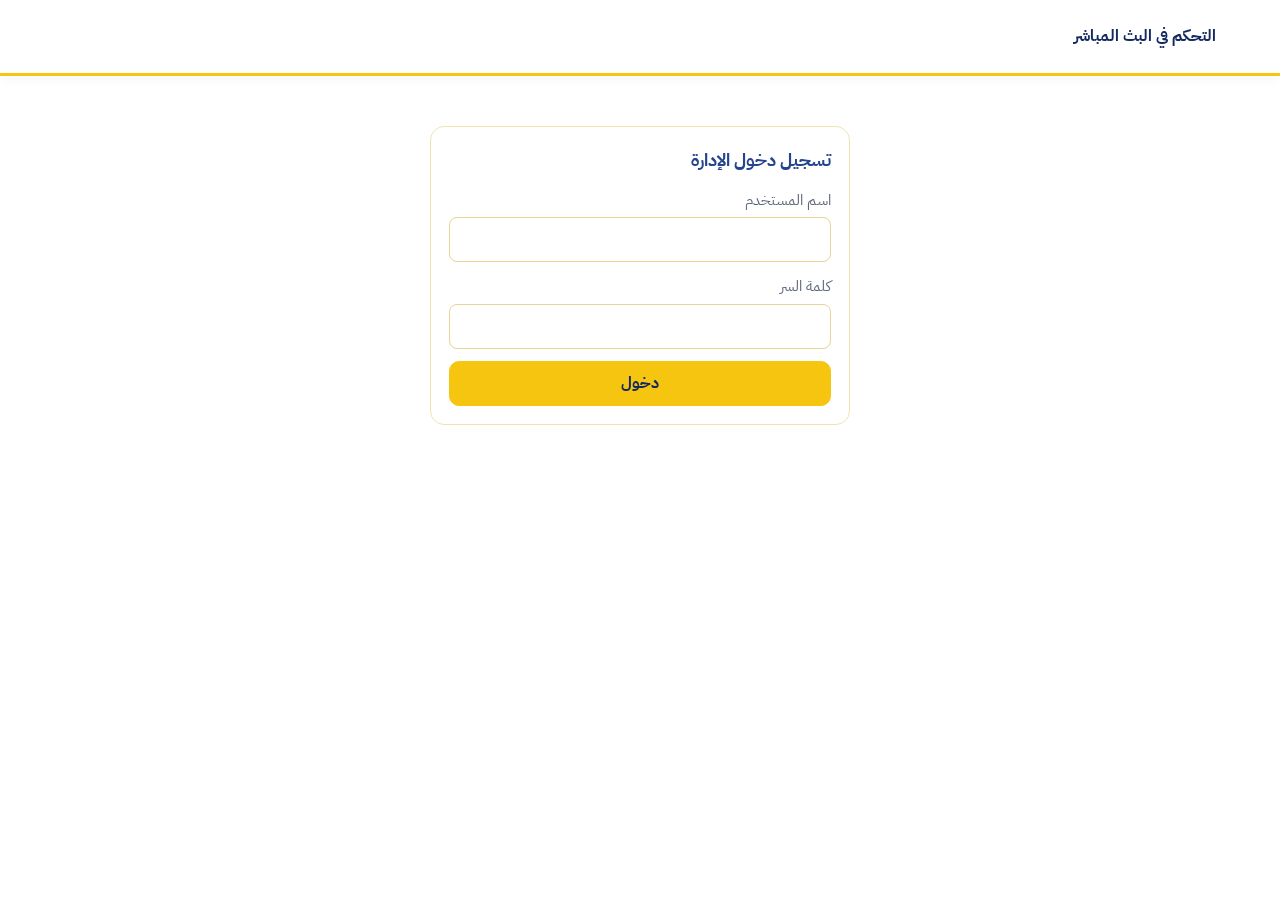
<file: liveadmin.html>
<!DOCTYPE html>
<html lang="ar" dir="rtl">
<head>
<meta charset="utf-8">
<meta name="viewport" content="width=device-width, initial-scale=1, viewport-fit=cover">
<meta name="robots" content="noindex,nofollow">
<title>التحكم في البث | همسة للسياحة</title>
<link rel="icon" href="images/favicon.png">
<link rel="preconnect" href="https://script.google.com">
<link rel="preload" as="style" href="https://fonts.googleapis.com/css2?family=IBM+Plex+Sans+Arabic:wght@400;700&display=swap" onload="this.onload=null;this.rel='stylesheet'"><noscript><link href="https://fonts.googleapis.com/css2?family=IBM+Plex+Sans+Arabic:wght@400;700&display=swap" rel="stylesheet"></noscript>
<link rel="stylesheet" href="style.css">
<style>
.aw{max-width:1000px;margin:0 auto;padding:20px 5vw;display:grid;gap:16px}
.pn{background:var(--card);border:1px solid var(--line);border-radius:14px;padding:18px;display:grid;gap:12px}.pn h2{margin:0;font-size:1.15rem;color:var(--g)}
.cols{display:grid;grid-template-columns:1fr 1fr;gap:16px}@media(max-width:760px){.cols{grid-template-columns:1fr}}
.seg4{display:grid;grid-template-columns:repeat(4,1fr);gap:6px}.seg4 button{background:var(--card);color:var(--ink);border-color:var(--line)}.seg4 button.on{background:var(--hd);color:var(--y);border-color:var(--y)}.seg4 button.on.lv{background:#b3261e;color:#fff;border-color:#b3261e}
video,.pv iframe{width:100%;aspect-ratio:16/9;background:#0b1738;border:0;border-radius:12px;display:block}
.r{display:flex;gap:8px;flex-wrap:wrap}.r>*{flex:1}.dot{display:inline-block;width:10px;height:10px;border-radius:50%;background:#999;margin-inline-end:6px}.dot.on{background:#1f9d55}
</style>
</head>
<body>
<header><span style="font-weight:700">التحكم في البث المباشر</span><span class="acts"><a class="btn o" href="live.html" target="_blank" style="color:#fff;border-color:#fff8">صفحة البث ↗</a> <button id="out" type="button" hidden>خروج</button></span></header>

<div class="aw" id="lg" hidden><form class="pn" id="lf" style="max-width:420px;margin:30px auto;width:100%"><h2>تسجيل دخول الإدارة</h2>
<label>اسم المستخدم<input name="u" autocomplete="username" dir="ltr" required></label>
<label>كلمة السر<input name="p" type="password" autocomplete="current-password" dir="ltr" required></label>
<div class="msg er" id="le" hidden></div><button type="submit" class="bk" style="background:var(--y);border-color:var(--y);color:var(--hd);font-weight:700">دخول</button></form></div>

<div class="aw" id="ad" hidden>
<section class="pn"><h2>1) حالة البث</h2>
<div class="seg4" id="st"><button type="button" data-v="off">إيقاف</button><button type="button" data-v="soon">قريبًا</button><button type="button" data-v="live" class="lv">مباشر</button><button type="button" data-v="ended">انتهى</button></div>
<label>لينك البث (Cloudflare أو YouTube أو Facebook، أو كود iframe)<input id="url" dir="ltr" placeholder="https://www.youtube.com/watch?v=..." inputmode="url"></label>
<div class="msg er" id="ue" hidden>اللينك مش مدعوم. استخدم Cloudflare Stream أو YouTube أو Facebook (https).</div>
</section>

<div class="cols"><section class="pn"><h2>2) الكلام اللي على الصفحة</h2>
<label>عنوان البث<input id="title" maxlength="100"></label>
<label>وصف قصير<input id="desc" maxlength="200"></label>
<label>موعد البث (يظهر في حالة «قريبًا»)<input id="when" maxlength="80" placeholder="الخميس 9 مساءً"></label>
<label>شريط الإعلان تحت الفيديو (اختياري)<textarea id="note" rows="2" maxlength="200"></textarea></label>
<button type="button" id="save" class="bk" style="background:var(--y);border-color:var(--y);color:var(--hd);font-weight:700">حفظ ونشر</button><div id="sm" class="msg ok" hidden></div></section>
<section class="pn"><h2>معاينة</h2><div class="pv" id="pv"><p class="empty">حط لينك عشان تشوف المعاينة.</p></div></section></div>

<section class="pn"><h2>3) البث من الكاميرا (Cloudflare Stream)</h2>
<p class="meta" style="margin:0">من Cloudflare: Stream ← Live Inputs ← افتح الـ Input ← انسخ <b>WebRTC (WHIP) URL</b> وحطه هنا، وانسخ لينك الـ iframe في خانة اللينك فوق. الـ WHIP سري ومش بيظهر للزوار.</p>
<label>WHIP URL<input id="whip" dir="ltr" placeholder="https://customer-xxxx.cloudflarestream.com/xxxx/webRTC/publish" inputmode="url"></label>
<div class="r"><select id="src" aria-label="المصدر"><option value="user">كاميرا أمامية</option><option value="environment">كاميرا خلفية</option><option value="screen">مشاركة الشاشة</option></select><button type="button" id="go">ابدأ الإرسال</button><button type="button" id="stop" class="d" disabled>إيقاف الإرسال</button></div>
<video id="cam" muted playsinline></video><div class="meta"><span class="dot" id="dt"></span><span id="cs">متوقف</span></div></section>
</div>
<div id="toast" role="status"></div>
<script src="common.js"></script>
<script src="live.js"></script>
<script>
let S = { status: 'off' }, pc = null, ms = null;
const toast = (t, bad) => { const e = $('#toast'); e.textContent = t; e.className = 'show' + (bad ? ' bad' : ''); setTimeout(() => e.className = '', 2500); };
function gate() { const ok = me && me.role !== 'visitor' && token; $('#lg').hidden = !!ok; $('#ad').hidden = !ok; $('#out').hidden = !ok; if (ok) init(); }
window.onLogout = () => { stopCam(); gate(); };
$('#out').onclick = () => logout();
$('#lf').onsubmit = async e => {
  e.preventDefault(); const f = Object.fromEntries(new FormData(e.target)), er = $('#le'); er.hidden = true;
  try { const r = await (await fetch(API, { method: 'POST', body: JSON.stringify({ action: 'login', u: f.u, p: f.p }) })).json(); if (r.error) throw new Error(r.error);
    if (r.role === 'visitor') throw new Error('الصفحة دي للإدارة بس');
    token = r.token; me = { name: r.name, role: r.role }; sessionStorage.setItem('t', token); sessionStorage.setItem('me', JSON.stringify(me)); gate();
  } catch (x) { er.hidden = false; er.textContent = x.message; }
};
function setSt(v) { S.status = v; document.querySelectorAll('#st button').forEach(b => b.classList.toggle('on', b.dataset.v === v)); }
$('#st').onclick = e => { if (e.target.dataset.v) setSt(e.target.dataset.v); };
function prev() { const L = liveSrc($('#url').value); $('#ue').hidden = !$('#url').value.trim() || !!L; $('#pv').innerHTML = L ? `<iframe src="${esc(L.src.replace(/autoplay=(true|1)/, 'autoplay=0'))}" allowfullscreen title="معاينة"></iframe>` : '<p class="empty">حط لينك عشان تشوف المعاينة.</p>'; }
$('#url').oninput = prev;
async function init() {
  if (init.d) return; init.d = 1;
  try { const r = await api('liveGet'), c = r.live || {}; setSt(c.status || 'off'); ['url', 'title', 'desc', 'when', 'note'].forEach(k => $('#' + k).value = c[k] || ''); $('#whip').value = r.whip || ''; prev(); }
  catch (x) { init.d = 0; toast(x.message, 1); }
}
$('#save').onclick = async () => {
  if ($('#url').value.trim() && !liveSrc($('#url').value)) return toast('لينك البث مش مدعوم', 1);
  if (S.status === 'live' && !liveSrc($('#url').value)) return toast('حط لينك البث الأول', 1);
  try { await api('liveSave', { live: { status: S.status, url: $('#url').value.trim(), title: $('#title').value, desc: $('#desc').value, when: $('#when').value, note: $('#note').value }, whip: $('#whip').value.trim() }); toast('اتحفظ واتنشر ✓'); }
  catch (x) { toast(x.message, 1); }
};
// ----- الإرسال من الكاميرا عبر WHIP (Cloudflare) -----
const cs = (t, on) => { $('#cs').textContent = t; $('#dt').classList.toggle('on', !!on); };
function stopCam() { if (pc) pc.close(); pc = null; if (ms) ms.getTracks().forEach(t => t.stop()); ms = null; $('#cam').srcObject = null; $('#go').disabled = false; $('#stop').disabled = true; cs('متوقف'); }
$('#stop').onclick = stopCam;
$('#go').onclick = async () => {
  const url = $('#whip').value.trim(); if (!/^https:\/\/[\w.-]+\.cloudflarestream\.com\//.test(url)) return toast('اكتب WHIP URL صحيح من Cloudflare', 1);
  $('#go').disabled = true; cs('جاري الاتصال…');
  try {
    const k = $('#src').value;
    ms = k === 'screen' ? await navigator.mediaDevices.getDisplayMedia({ video: true, audio: true }) : await navigator.mediaDevices.getUserMedia({ video: { facingMode: k, width: { ideal: 1280 }, height: { ideal: 720 } }, audio: true });
    $('#cam').srcObject = ms; $('#cam').play().catch(() => {});
    pc = new RTCPeerConnection({ iceServers: [{ urls: 'stun:stun.cloudflare.com:3478' }], bundlePolicy: 'max-bundle' });
    ms.getTracks().forEach(t => pc.addTransceiver(t, { direction: 'sendonly' }));
    pc.onconnectionstatechange = () => { const s = pc && pc.connectionState; if (s === 'connected') cs('بيتم الإرسال ✓', 1); else if (s === 'failed' || s === 'disconnected') { cs('انقطع الاتصال'); toast('انقطع الإرسال', 1); } };
    await pc.setLocalDescription(await pc.createOffer());
    await new Promise(res => { if (pc.iceGatheringState === 'complete') return res(); const t = setTimeout(res, 2500); pc.onicegatheringstatechange = () => { if (pc.iceGatheringState === 'complete') { clearTimeout(t); res(); } }; });
    const r = await fetch(url, { method: 'POST', headers: { 'Content-Type': 'application/sdp' }, body: pc.localDescription.sdp });
    if (!r.ok) throw new Error('Cloudflare رفض الاتصال (' + r.status + '). راجع الـ WHIP URL');
    await pc.setRemoteDescription({ type: 'answer', sdp: await r.text() });
    $('#stop').disabled = false; ms.getVideoTracks()[0].onended = stopCam;
  } catch (x) { stopCam(); toast(x.name === 'NotAllowedError' ? 'اسمح بالكاميرا من المتصفح' : x.message, 1); }
};
addEventListener('beforeunload', () => { if (pc) pc.close(); });
gate();
</script>
</body>
</html>
</file>
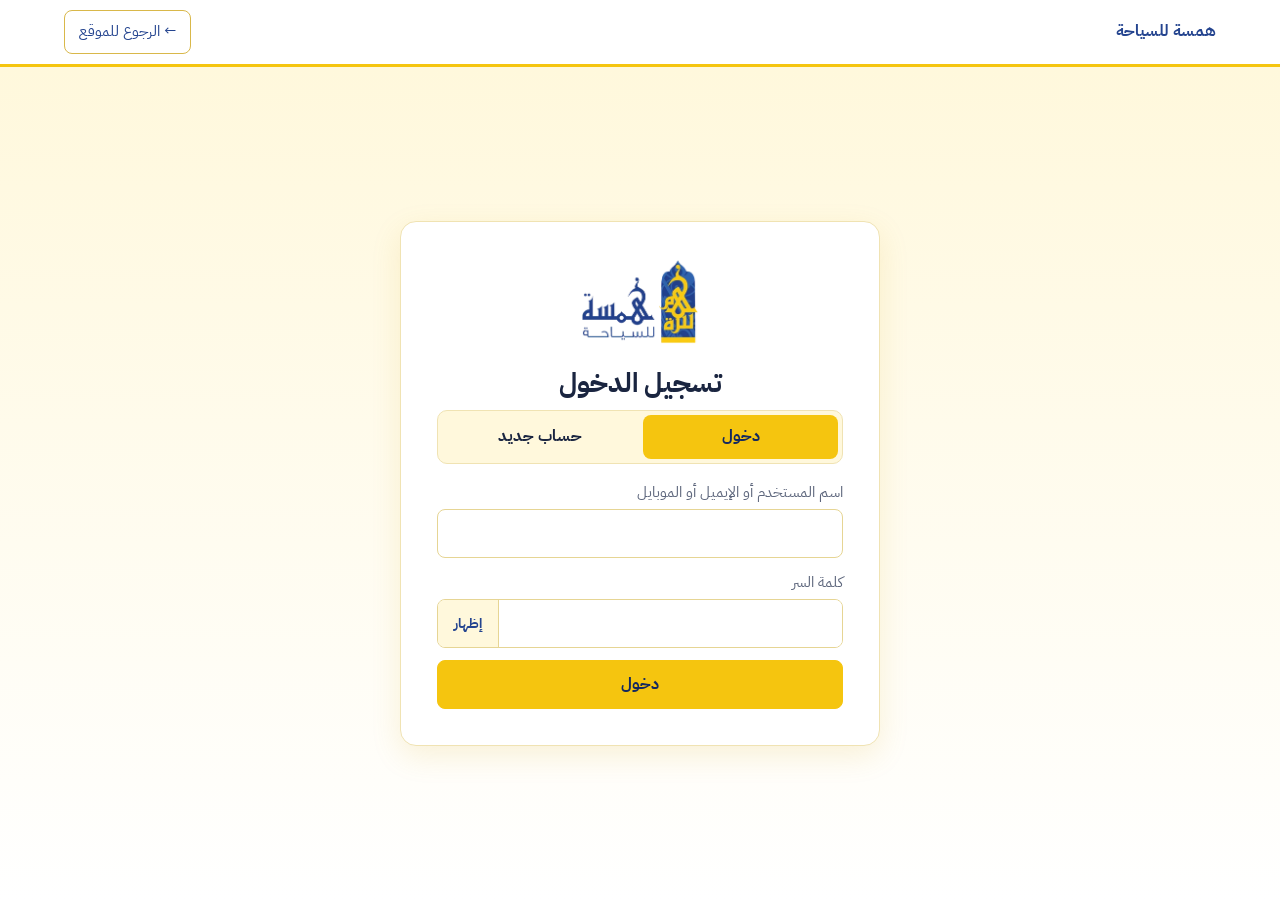
<file: login.html>
<!DOCTYPE html>
<html lang="ar" dir="rtl">
<head>
<meta charset="utf-8">
<meta name="viewport" content="width=device-width, initial-scale=1, viewport-fit=cover">
<meta name="theme-color" content="#ffffff">
<title>تسجيل الدخول | همسة للسياحة</title>
<link rel="icon" href="images/favicon.png">
<link rel="preconnect" href="https://fonts.googleapis.com">
<link rel="preconnect" href="https://fonts.gstatic.com" crossorigin>
<link rel="preconnect" href="https://script.google.com">
<link rel="preload" as="style" href="https://fonts.googleapis.com/css2?family=IBM+Plex+Sans+Arabic:wght@400;700&display=swap" onload="this.onload=null;this.rel='stylesheet'"><noscript><link href="https://fonts.googleapis.com/css2?family=IBM+Plex+Sans+Arabic:wght@400;700&display=swap" rel="stylesheet"></noscript>
<style>
:root{color-scheme:light;--bg:#ffffff;--card:#ffffff;--ink:#1a2540;--mute:#5d667c;--hd:#14295f;--g:#24448f;--g2:#24448f;--gold:#8a6700;--y:#f5c50f;--line:#f0e3b3;--tint:#fff8dc;--err:#b3261e}
*{box-sizing:border-box}
html{-webkit-text-size-adjust:100%}
body{margin:0;min-height:100vh;min-height:100dvh;display:flex;flex-direction:column;font:16px/1.7 'IBM Plex Sans Arabic',Tahoma,sans-serif;background:var(--bg);color:var(--ink)}
header{background:var(--hd);border-bottom:3px solid var(--y);padding:10px max(5vw,env(safe-area-inset-right)) 10px max(5vw,env(safe-area-inset-left));padding-top:max(10px,env(safe-area-inset-top));display:flex;align-items:center;justify-content:space-between;gap:10px}
header a{color:#fff;text-decoration:none;font-size:.95rem;border:1px solid #fff8;padding:8px 14px;border-radius:8px;min-height:40px;display:inline-flex;align-items:center;white-space:nowrap}
header a:hover{background:#ffffff1f}
.wrap{flex:1;display:grid;place-items:center;padding:24px max(5vw,env(safe-area-inset-right)) max(24px,env(safe-area-inset-bottom)) max(5vw,env(safe-area-inset-left));background:linear-gradient(180deg,#14295f14,transparent)}
.box{width:min(440px,100%);background:var(--card);border:1px solid var(--line);border-radius:16px;padding:28px;box-shadow:0 10px 30px #14295f20}
.box img{height:78px;max-width:100%;width:auto;object-fit:contain;display:block;margin:0 auto 14px;background:#fff;border-radius:14px;padding:6px 16px}
h1{margin:0 0 4px;font-size:1.5rem;text-align:center}
.sub{margin:0 0 18px;text-align:center;color:var(--mute);font-size:.92rem}
.seg{display:grid;grid-template-columns:1fr 1fr;gap:6px;background:var(--bg);padding:4px;border-radius:10px;margin-bottom:16px;border:1px solid var(--line)}
.seg button{background:transparent;color:var(--ink);border:0;padding:8px;min-height:44px}
.seg button.on{background:var(--hd);color:var(--y)}
form{display:grid;gap:12px}
label{display:grid;gap:4px;font-size:.92rem;color:var(--mute)}
input{font:inherit;font-size:16px;padding:10px 12px;min-height:46px;border:1px solid var(--line);border-radius:8px;background:var(--card);color:var(--ink);width:100%}
.pw{display:flex;align-items:stretch;border:1px solid #e6d594;border-radius:8px;background:var(--card);overflow:hidden}
.pw:focus-within{outline:3px solid var(--gold);outline-offset:2px}
.pw input{flex:1;min-width:0;border:0;border-radius:0;outline:0}
.pw button{flex:none;border:0;border-inline-start:1px solid #e6d594;border-radius:0;padding:0 16px;min-height:46px;font-size:.88rem;background:var(--tint);color:var(--g);font-weight:700;width:auto}
button{font:inherit;cursor:pointer;border-radius:8px;border:1px solid var(--g2);background:var(--g2);color:#fff;padding:10px 16px;touch-action:manipulation;-webkit-tap-highlight-color:transparent}
button[type=submit]{width:100%;min-height:48px;font-weight:700;background:var(--y);border-color:var(--y);color:#14295f}
@media(hover:hover){button[type=submit]:hover:not(:disabled){filter:brightness(1.07)}.seg button:not(.on):hover{background:#24448f1f}}
button:disabled{opacity:.6;cursor:wait}
button:focus-visible,input:focus-visible,a:focus-visible{outline:3px solid var(--gold);outline-offset:2px}
.msg{padding:10px;border-radius:8px;background:#b3261e22;color:var(--err);font-size:.92rem}
.note{margin-top:14px;font-size:.85rem;color:var(--mute);text-align:center}
.hp{position:absolute;top:0;left:0;width:1px;height:1px;opacity:0;overflow:hidden;pointer-events:none}
/* موبايل */
@media(max-width:480px){
  .wrap{align-items:start;padding-top:16px}
  .box{padding:20px 16px;border-radius:14px}
  h1{font-size:1.3rem}
  header span{font-size:.95rem}
  header a{font-size:.88rem;padding:8px 10px}
}
/* شاشات قصيرة (موبايل أفقي) */
@media(max-height:520px){.wrap{align-items:start}.box img{height:40px}}
/* شاشات كبيرة */
@media(min-width:900px){.box{padding:36px;width:min(480px,100%)}h1{font-size:1.7rem}}
@media(prefers-reduced-motion:reduce){*{transition:none!important;animation:none!important}}

header{background:#fff;border-bottom:3px solid var(--y);box-shadow:0 2px 12px #14295f12}
header a{color:var(--g);border:1px solid #d9b84a}
header a:hover{background:var(--tint)}
.wrap{background:linear-gradient(180deg,var(--tint),#fff)}
.box{border-color:var(--line);box-shadow:0 10px 30px #d49b0022}
.box img{background:none;padding:0;border-radius:0;height:88px}
.seg{background:var(--tint)}
.seg button.on{background:var(--y);color:var(--hd);font-weight:700}
button{background:var(--y);border-color:var(--y);color:var(--hd);font-weight:700}
.pw button{background:var(--tint);border:0;border-inline-start:1px solid #e6d594;color:var(--g);font-weight:700}
input{border-color:#e6d594}
[hidden]{display:none!important}
</style>
</head>
<body>
<header><span style="color:var(--g);font-weight:700">همسة للسياحة</span><a href="index.html">← الرجوع للموقع</a></header>
<div class="wrap">
<div class="box">
  <img src="images/logo-login.webp" width="245" height="180" alt="همسة للسياحة" onerror="this.remove()">
  <h1 id="title">تسجيل الدخول</h1>
  <div class="seg" role="tablist">
    <button type="button" id="tLogin" class="on" role="tab">دخول</button>
    <button type="button" id="tReg" role="tab">حساب جديد</button>
  </div>
  <form id="f" novalidate>
    <div class="seg" id="kindSeg" role="tablist" aria-label="طريقة التسجيل" hidden>
      <button type="button" id="kMail" class="on" role="tab">إيميل</button>
      <button type="button" id="kPhone" role="tab">رقم موبايل</button>
    </div>
    <label id="nameL" hidden>الاسم<input name="name" autocomplete="name" enterkeyhint="next" maxlength="60"></label>
    <label><span id="uLbl">اسم المستخدم أو الإيميل أو الموبايل</span><input name="u" id="u" required autocomplete="username" inputmode="text" autocapitalize="none" autocorrect="off" spellcheck="false" enterkeyhint="next" dir="ltr" style="text-align:start"></label>
    <label>كلمة السر<span class="pw"><input name="p" id="p" type="password" required autocomplete="current-password" autocapitalize="none" enterkeyhint="go" dir="ltr" style="text-align:start"><button type="button" id="eye">إظهار</button></span></label>
    <input class="hp" name="website" tabindex="-1" autocomplete="off" aria-hidden="true">
    <div id="err" class="msg" role="alert" hidden></div>
    <button type="submit" id="go">دخول</button>
  </form>
  <p class="note" id="note" hidden></p>
</div>
</div>
<script>
// نفس رابط Apps Script اللي في common.js
const API = 'https://script.google.com/macros/s/AKfycbxRr2PYw2kkY9TiAGVT0MfswIBsxYPtrVuRBvXjzrOTVdr7ueGHOSLjHkUEZkshPmEOFg/exec';
const $ = s => document.querySelector(s);
let reg = false, kind = 'mail';
const AR = s => String(s).replace(/[٠-٩]/g, d => '٠١٢٣٤٥٦٧٨٩'.indexOf(d)).replace(/[۰-۹]/g, d => '۰۱۲۳۴۵۶۷۸۹'.indexOf(d));
function setKind(k) {
  kind = k;
  $('#kMail').classList.toggle('on', k === 'mail'); $('#kPhone').classList.toggle('on', k === 'phone');
  if (!reg) return;
  const u = $('#u'); u.value = '';
  if (k === 'mail') { $('#uLbl').textContent = 'الإيميل'; u.type = 'email'; u.inputMode = 'email'; u.autocomplete = 'email'; u.removeAttribute('maxlength'); u.placeholder = 'name@example.com'; }
  else { $('#uLbl').textContent = 'رقم الموبايل (11 رقم)'; u.type = 'tel'; u.inputMode = 'numeric'; u.autocomplete = 'tel'; u.maxLength = 11; u.placeholder = '01xxxxxxxxx'; }
  $('#err').hidden = true;
}

// لو داخل بالفعل، حوّله على طول
try { const m = JSON.parse(sessionStorage.getItem('me') || 'null'); if (m && sessionStorage.getItem('t')) location.replace(m.role === 'visitor' ? 'offers.html' : 'offers.html#admin'); } catch (e) {}

function mode(r) {
  reg = r;
  $('#tLogin').classList.toggle('on', !r); $('#tReg').classList.toggle('on', r);
  $('#nameL').hidden = !r; $('#nameL input').required = r;
  $('#title').textContent = r ? 'إنشاء حساب جديد' : 'تسجيل الدخول';
  $('#kindSeg').hidden = !r;
  const u = $('#u');
  if (r) setKind(kind);
  else { u.type = 'text'; u.inputMode = 'text'; u.autocomplete = 'username'; u.removeAttribute('maxlength'); u.placeholder = ''; $('#uLbl').textContent = 'اسم المستخدم أو الإيميل أو الموبايل'; }
  $('#p').autocomplete = r ? 'new-password' : 'current-password';
  $('#go').textContent = r ? 'إنشاء الحساب' : 'دخول';
  $('#note').textContent = 'كلمة السر 8 حروف أو أكتر.'; $('#note').hidden = !r;
  $('#err').hidden = true;
}
$('#tLogin').onclick = () => mode(false);
$('#tReg').onclick = () => mode(true);
$('#kMail').onclick = () => setKind('mail');
$('#kPhone').onclick = () => setKind('phone');
$('#u').addEventListener('input', e => { if (reg && kind === 'phone') e.target.value = AR(e.target.value).replace(/\D/g, '').slice(0, 11); });
$('#eye').onclick = () => { const p = $('#p'), s = p.type === 'password'; p.type = s ? 'text' : 'password'; $('#eye').textContent = s ? 'إخفاء' : 'إظهار'; };

async function call(action, data) {
  const r = await (await fetch(API, { method: 'POST', body: JSON.stringify({ action, ...data }) })).json();
  if (r.error) throw new Error(r.error);
  return r;
}
$('#f').onsubmit = async e => {
  e.preventDefault();
  const f = Object.fromEntries(new FormData(e.target)), err = $('#err'), go = $('#go');
  if (f.website) return; // روبوت
  err.hidden = true; go.disabled = true;
  try {
    if (reg) {
      f.u = AR(f.u).trim();
      if (String(f.name || '').trim().length < 2) throw new Error('اكتب اسمك');
      if (kind === 'phone') { if (!/^\d{11}$/.test(f.u)) throw new Error('رقم الموبايل لازم يكون 11 رقم'); }
      else if (!/^[^@\s]+@[^@\s]+\.[^@\s]+$/.test(f.u)) throw new Error('اكتب إيميل بصيغة صحيحة مثل name@example.com');
      if (String(f.p || '').length < 8) throw new Error('كلمة السر لازم 8 حروف أو أكتر');
      await call('register', { name: f.name, email: f.u, password: f.p });
    }
    const r = await call('login', { u: f.u, p: f.p });
    sessionStorage.setItem('t', r.token);
    sessionStorage.setItem('me', JSON.stringify({ name: r.name, role: r.role }));
    location.replace(r.role === 'visitor' ? 'offers.html' : 'offers.html#admin');
  } catch (x) {
    err.hidden = false;
    err.textContent = /fetch|NetworkError|JSON|Failed/i.test(x.message) ? 'مشكلة في الاتصال. جرّب تاني.' : x.message;
    go.disabled = false;
  }
};
</script>
</body>
</html>
</file>
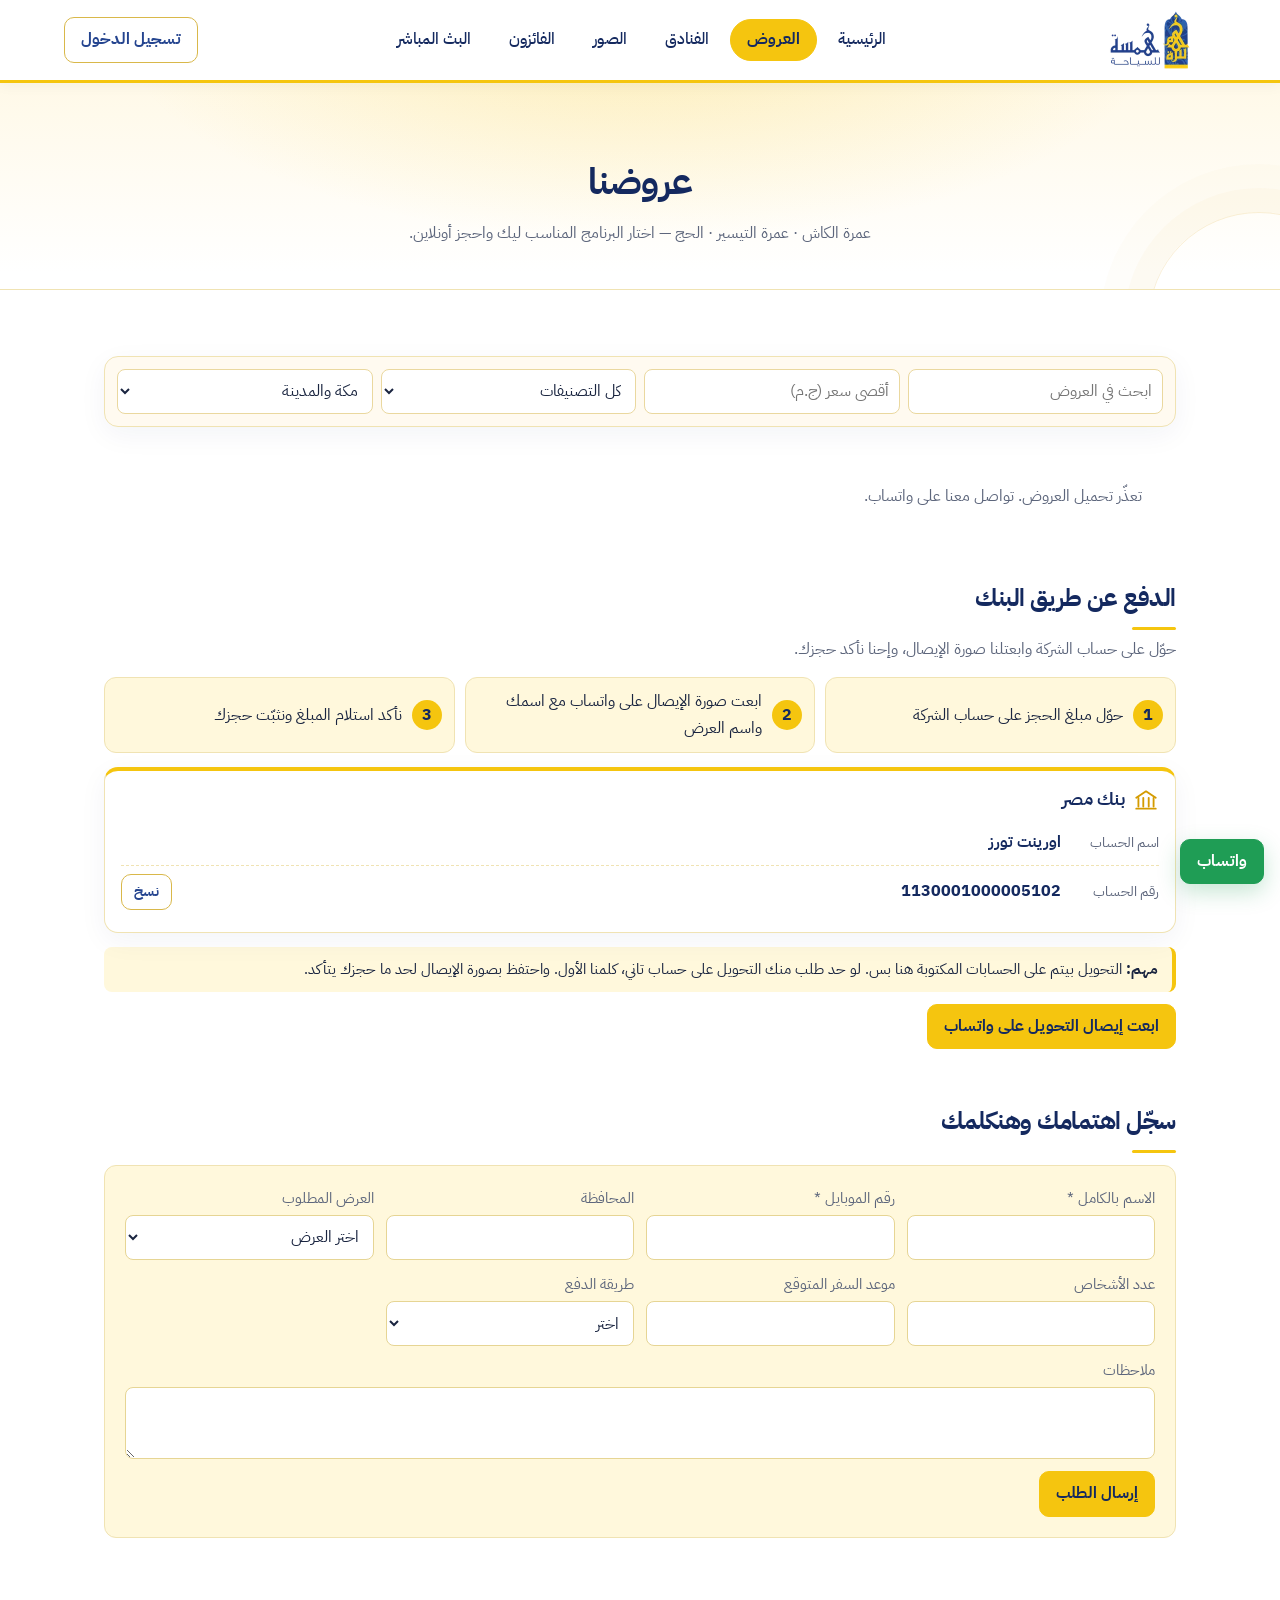
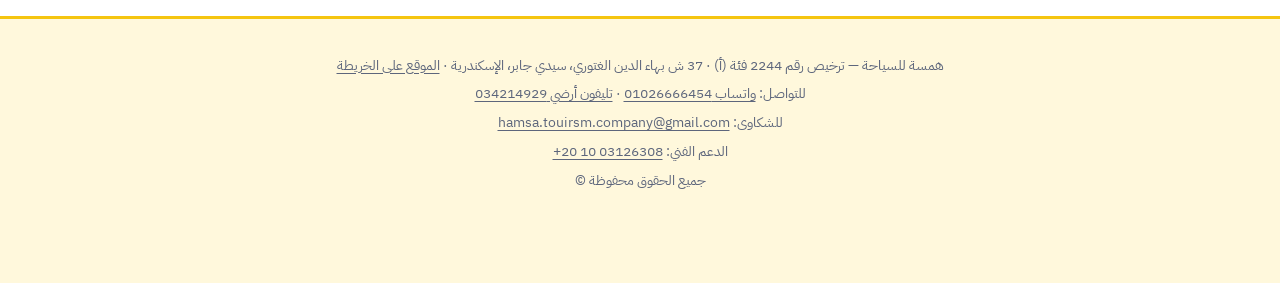
<file: offers.html>
<!DOCTYPE html>
<html lang="ar" dir="rtl">
<head>
<meta charset="utf-8">
<meta name="viewport" content="width=device-width, initial-scale=1, viewport-fit=cover">
<meta name="theme-color" content="#ffffff">
<title>العروض | همسة للسياحة</title>
<meta name="description" content="عروض الحج والعمرة من همسة للسياحة: عمرة الكاش، عمرة التيسير، الحج.">
<link rel="icon" href="images/favicon.png">
<link rel="preconnect" href="https://fonts.googleapis.com">
<link rel="preconnect" href="https://fonts.gstatic.com" crossorigin>
<link rel="preconnect" href="https://script.google.com">
<script>
window.__API='https://script.google.com/macros/s/AKfycbxRr2PYw2kkY9TiAGVT0MfswIBsxYPtrVuRBvXjzrOTVdr7ueGHOSLjHkUEZkshPmEOFg/exec';
window.__op=fetch(window.__API+'?action=offers').then(function(r){return r.json()}).catch(function(){return null});
</script>
<link rel="preload" as="style" href="https://fonts.googleapis.com/css2?family=IBM+Plex+Sans+Arabic:wght@400;700&display=swap" onload="this.onload=null;this.rel='stylesheet'"><noscript><link href="https://fonts.googleapis.com/css2?family=IBM+Plex+Sans+Arabic:wght@400;700&display=swap" rel="stylesheet"></noscript>
<link rel="stylesheet" href="style.css">
</head>
<body>
<header><a href="index.html" aria-label="همسة للسياحة"><img src="images/logo-header.webp" width="164" height="120" alt="همسة للسياحة" style="height:60px;display:block;width:auto" onerror="this.parentNode.classList.add('logo-missing');this.remove()"></a>
<nav class="nv" aria-label="التنقل"><a href="index.html">الرئيسية</a><a href="offers.html" aria-current="page">العروض</a><a href="hotels.html">الفنادق</a><a href="gallery.html">الصور</a><a href="winners.html">الفائزون</a><a href="live.html">البث المباشر</a></nav>
<span class="acts"><button id="adminBtn" type="button" hidden>لوحة التحكم</button> <button id="loginBtn" type="button">تسجيل الدخول</button></span></header>
<div class="ph"><h1>عروضنا</h1><p>عمرة الكاش · عمرة التيسير · الحج — اختار البرنامج المناسب ليك واحجز أونلاين.</p></div>
<main id="site">
<section id="offers" style="margin-top:0"><div class="tabs" id="tabs"></div>
<div class="filters"><input id="q" placeholder="ابحث في العروض" aria-label="بحث">
<input id="maxp" type="number" min="0" inputmode="numeric" placeholder="أقصى سعر (ج.م)" aria-label="أقصى سعر">
<select id="stars" aria-label="النجوم"><option value="">كل التصنيفات</option><option>5</option><option>4</option><option>3</option></select>
<select id="city" aria-label="المدينة"><option value="">مكة والمدينة</option><option>مكة</option><option>المدينة</option></select></div>
<div id="info"></div><div class="grid" id="list"><p class="empty">جاري تحميل العروض...</p></div></section>

<section id="pay" aria-labelledby="pt" hidden><h2 id="pt">الدفع عن طريق البنك</h2><p class="gsub">حوّل على حساب الشركة وابعتلنا صورة الإيصال، وإحنا نأكد حجزك.</p>
<ol class="pst"><li><i>1</i>حوّل مبلغ الحجز على حساب الشركة</li><li><i>2</i>ابعت صورة الإيصال على واتساب مع اسمك واسم العرض</li><li><i>3</i>نأكد استلام المبلغ ونثبّت حجزك</li></ol>
<div class="bl" id="bl"></div>
<p class="pnote"><b>مهم:</b> التحويل بيتم على الحسابات المكتوبة هنا بس. لو حد طلب منك التحويل على حساب تاني، كلمنا الأول. واحتفظ بصورة الإيصال لحد ما حجزك يتأكد.</p>
<a class="btn" id="payWa" target="_blank" rel="noopener">ابعت إيصال التحويل على واتساب</a></section>
<section id="contact"><h2>سجّل اهتمامك وهنكلمك</h2>
<form class="f" id="lead">
<input class="hp" name="website" tabindex="-1" autocomplete="off" aria-hidden="true">
<label>الاسم بالكامل *<input name="name" required maxlength="100"></label>
<label>رقم الموبايل *<input name="phone" type="tel" required inputmode="tel"></label>
<label>المحافظة<input name="governorate"></label>
<label>العرض المطلوب<select name="service" id="svc"><option value="">اختر العرض</option></select></label>
<label>عدد الأشخاص<input name="people" type="number" min="1" inputmode="numeric"></label>
<label>موعد السفر المتوقع<input name="travelDate"></label>
<label>طريقة الدفع<select name="payment"><option value="">اختر</option><option>كاش</option><option>تقسيط</option><option>لم أحدد بعد</option></select></label>
<label class="w">ملاحظات<textarea name="notes" rows="2" maxlength="300"></textarea></label>
<div class="w"><button>إرسال الطلب</button><div id="leadMsg" role="status"></div></div></form></section>
</main>

<main id="admin" hidden>
<div class="tabs" id="atabs"></div><div id="aview"></div>
</main>

<footer>همسة للسياحة — ترخيص رقم 2244 فئة (أ) · 37 ش بهاء الدين الغتوري، سيدي جابر، الإسكندرية · <a href="https://maps.app.goo.gl/uAYgXrmwPMYy7Jo26" target="_blank" rel="noopener">الموقع على الخريطة</a><br>للتواصل: <a href="https://wa.me/201026666454" target="_blank" rel="noopener">واتساب <span dir="ltr">01026666454</span></a> · <a href="tel:034214929">تليفون أرضي <span dir="ltr">034214929</span></a><br>للشكاوى: <a href="mailto:hamsa.touirsm.company@gmail.com">hamsa.touirsm.company@gmail.com</a><br>الدعم الفني: <a href="tel:+201003126308" dir="ltr">+20 10 03126308</a><br>جميع الحقوق محفوظة ©</footer>
<a class="btn wa" id="wa" target="_blank" rel="noopener">واتساب</a>

<dialog id="dlg"><form method="dialog" id="dform" style="display:grid;gap:10px"></form></dialog>
<dialog id="bdlg"><form id="bform" style="display:grid;gap:10px"><h2 id="bt">احجز العرض</h2>
<label>الاسم بالكامل *<input name="name" required maxlength="100" autocomplete="name"></label>
<label>رقم الموبايل *<input name="phone" type="tel" required inputmode="tel" autocomplete="tel"></label>
<label>المحافظة<input name="governorate"></label>
<label>العرض<select id="boffer" aria-label="العرض المطلوب"></select></label>
<label>نوع الغرفة<select name="room" id="broom"></select></label>
<label>عدد الأفراد<input name="n" type="number" min="1" value="1" inputmode="numeric"></label>
<label>طريقة الدفع<select name="payment"><option>كاش</option><option>تقسيط</option><option>لم أحدد بعد</option></select></label>
<label>ملاحظات<textarea name="notes" rows="2" maxlength="200"></textarea></label>
<input class="hp" name="website" tabindex="-1" autocomplete="off" aria-hidden="true">
<div id="bmsg" class="msg" hidden></div><div><button id="bgo">تأكيد الحجز</button> <button type="button" class="o" onclick="bdlg.close()">إلغاء</button></div></form></dialog>
<div id="toast" role="status" aria-live="polite"></div>
<dialog id="idlg"><button onclick="idlg.close()">إغلاق ✕</button><img alt=""></dialog>

<script src="common.js"></script>
<script>

// ضع هنا رابط الـ Web app بعد ما تنشره من Apps Script
const CATS = { cash: 'عمرة الكاش', tayseer: 'عمرة التيسير', hajj: 'الحج · موسم 1448هـ' };
let favs = new Set(), offers = [], cat = 'cash';
const QP = new URLSearchParams(location.search);
if (QP.get('cat') in CATS) cat = QP.get('cat');
if (QP.get('q')) $('#q').value = QP.get('q');
const PIC = { cash: ['kaaba-sky', 'haram-crowd', 'kaaba-day'], tayseer: ['madinah-sunset', 'nabawi-minarets', 'madinah-lamp'], hajj: ['kaaba-aerial', 'hajar-aswad', 'nabawi-towers'] };
function safeImg(u) { return /^(https:\/\/|images\/)/.test(u) ? u : ''; }
function pic(o) { if (safeImg(o.image)) return o.image; const a = PIC[o.category] || PIC.cash; let h = 0; for (const c of String(o.title)) h = (h * 31 + c.charCodeAt(0)) >>> 0; return 'images/' + a[h % a.length] + '.webp'; }

// ----- العروض للزوار -----
function paintPublic() {
  if (!paintPublic.d) { paintPublic.d = 1; const q0 = $('#q').value.trim(); if (q0 && !QP.get('cat')) { const m = offers.find(o => JSON.stringify(o).includes(q0)); if (m) cat = m.category; } }
  $('#tabs').innerHTML = Object.entries(CATS).map(([k, v]) => `<button data-c="${k}" class="${k === cat ? 'on' : ''}">${v}</button>`).join('');
  $('#svc').innerHTML = '<option value="">اختر العرض</option>' + offers.map(o => `<option>${esc(o.title)}</option>`).join('');
  render();
}
async function load() {
  let cached = null; try { cached = JSON.parse(localStorage.getItem('hm_offers') || 'null'); } catch (e) {}
  if (cached && cached.length) { offers = cached; paintPublic(); } // عرض فوري من آخر زيارة
  let j = null;
  try { j = await (window.__op || fetch(API + '?action=offers').then(r => r.json())); } catch (e) {}
  window.__op = null;
  if (j && j.offers) { offers = j.offers; try { localStorage.setItem('hm_offers', JSON.stringify(offers)); } catch (e) {} }
  else if (!offers.length) { $('#list').innerHTML = '<p class="empty">تعذّر تحميل العروض. تواصل معنا على واتساب.</p>'; return; }
  paintPublic();
}
const ROOM = /^(الرباعي|رباعي|الثلاثي|ثلاثي|الثنائي|ثنائي|السينجل|سينجل|الطفل|طفل|الرضيع|رضيع)\s*[:：]\s*([\d,]+)/;
const DT = /^موعد العمرة\s*[:：]\s*(\d{4}-\d{2}-\d{2})(?:\s*إلى\s*(\d{4}-\d{2}-\d{2}))?\s*$/;
const fd = (i, y) => new Date(i + 'T00:00:00').toLocaleDateString('ar-EG-u-nu-latn', y ? { day: 'numeric', month: 'long', year: 'numeric' } : { day: 'numeric', month: 'long' });
const rng = dt => dt[1] ? 'من ' + fd(dt[0], dt[0].slice(0, 4) !== dt[1].slice(0, 4)) + ' إلى ' + fd(dt[1], true) : fd(dt[0], true);
function parse(o) { const pr = [], rest = []; let dt = null; String(o.details || '').split('\n').forEach(l => { l = l.trim(); const m = l.match(ROOM), d = l.match(DT); if (m) pr.push([m[1].replace(/^ال/, ''), m[2]]); else if (d && !dt) dt = [d[1], d[2] || '']; else if (l) rest.push(l); }); return { pr, rest, dt }; }
const card = o => { const { pr, rest, dt } = parse(o); return `<article class="fc"><div class="fh${safeImg(o.image) ? ' im' : ''}"><img loading="lazy" decoding="async" alt="${esc(o.title)}" data-zoom="1" src="${esc(pic(o))}" onerror="this.parentNode.classList.add('no-image');this.remove()">${o.duration ? `<span class="bd">${esc(o.duration)}</span>` : ''}</div><div class="fb">
<h3>${esc(o.title)}</h3><div class="meta">${[o.hotel, o.stars ? '★'.repeat(o.stars) : '', o.airline].filter(Boolean).map(esc).join(' · ')}</div>
${dt ? `<div class="dt"><span aria-hidden="true">📅</span> موعد العمرة: ${esc(rng(dt))}</div>` : ''}<ul>${rest.map(l => `<li>${esc(l)}</li>`).join('')}</ul>
${pr.length ? `<div class="pg">${pr.map(x => `<i>${esc(x[0])}<b>${esc(x[1])}</b>جنيه</i>`).join('')}</div>` : `<div class="price">${esc(o.price)}</div>`}
<div class="row"><button class="bk" data-book="${esc(o.id)}">احجز الآن</button><button class="o" data-fav="${esc(o.id)}" aria-label="المفضلة" aria-pressed="${favs.has(o.id)}">${favs.has(o.id) ? '♥' : '♡'}</button><a class="btn o" target="_blank" rel="noopener" href="https://wa.me/${WA}?text=${encodeURIComponent('استفسار عن: ' + o.title)}">واتساب</a></div></div></article>`; };
const TY = '<div class="ty"><div class="th"><h3>عمرة التيسير</h3><p>اختار نظام السداد اللي يناسبك، وخطّط لرحلتك براحة</p><ul class="tp"><li>من غير مقدم</li><li>من غير فوايد</li><li>من غير مصاريف إدارية</li></ul></div><div class="tbd"><div class="plans"><div class="pl"><span class="plan-kicker">خطة مريحة</span><small>قسط لمدة</small><b>24 شهر</b><div class="am"><span>1,000</span><span>1,250</span><span>1,500</span></div><small>جنيه شهريًا</small></div><div class="pl annual"><span class="plan-kicker">خطة سنوية</span><small>قسط لمدة</small><b>12 شهر</b><div class="am"><span>2,000</span><span>2,500</span><span>3,000</span></div><small>جنيه شهريًا</small></div></div><div class="pmx"><span class="pm-h">فئات مميزة · قسط لمدة 12 شهر</span><div class="premium-plans"><div class="premium gold"><span>✦ GOLD</span><b>4,000 <small>ج.م / شهر</small></b><em>إجمالي 48,000 جنيه</em></div><div class="premium platinum"><span>✧ PLATINUM</span><b>5,000 <small>ج.م / شهر</small></b><em>إجمالي 60,000 جنيه</em></div></div></div><ol class="sp"><li><i>1</i>تختار الوقت اللي يناسبك</li><li><i>2</i>تختار البرنامج</li><li><i>3</i>تدفع الفرق بين أقساطك وسعر البرنامج</li></ol><div class="dr"><span aria-hidden="true">🎁</span><div><b>قرعة كل 3 شهور</b><br>8 قرعات خلال 24 شهر، و4 قرعات خلال 12 شهر</div></div><div class="ex"><b>مثال</b>قسط 1500 × 24 شهر = <b class="n">36,000</b> جنيه. لو البرنامج 40,000 تدفع الفرق <b class="n">4,000</b> جنيه كاش وتسافر.</div></div></div>';
const HJ = '<div class="hj"><div class="hh"><span class="hs">موسم حج 1448 هـ</span><h3>برامج الحج</h3><p>تسعة برامج لموسم 1448 هجريًا: حج بري واقتصادي وسياحي بمستويات تناسب كل ميزانية. كل الأسعار للفرد في الغرفة الرباعية أو الخماسية.</p></div><div class="hb"><div class="inc"><h4>كل البرامج تشمل</h4><ol><li>ندوات دينية تشمل الشرح التفصيلي للمناسك طوال فترة البرنامج لضمان أداء المناسك على سنة الحبيب محمد صلى الله عليه وسلم.</li><li>المزارات الدينية وجميع المناسك بصحبة مجموعة مشرفين دينيين مصاحبين للحجاج.</li><li>إشراف إداري من الشركة على أعلى مستوى من الرقي لخدمة السادة الحجاج في جميع مراحل الرحلة المباركة.</li><li>هدايا قيّمة لكل حاج: كتيب مناسك، كيس حذاء، كيس جمرات، حقيبة سفر ترولي، حقيبة ظهر.</li></ol></div><details><summary>شروط الحجز</summary><ol><li>ألا يقل عمر المتقدم عن 25 عامًا ميلاديًا (سيدات – رجال) بالنسبة لمقدم الطلب بنفسه.</li><li>عمر المرافق لمقدم الطلب يبدأ من 12 عامًا فأكثر، ومن الأقارب حتى الدرجة الرابعة.</li><li>ألا تقل صلاحية جواز السفر عن عام من تاريخ الرحلة (للحجاج الفائزين).</li><li>ألا تقل صلاحية بطاقة الرقم القومي عن عام.</li><li>يُستثنى من التقدم لقرعة حج السياحة من له سابقة حج، أو تقدم بقرعة حج التضامن أو الداخلية.</li></ol></details><details><summary>شروط عامة</summary><ol><li>في حالة عدم التوفيق في القرعة يتم استرداد مبلغ جدية الحجز في مدة لا تقل عن شهر، بحوالة بالرقم القومي للمتقدم ببنك مصر أو ما تقرره وزارة السياحة.</li><li>يُسمح بتسجيل الارتباط العائلي بحد أقصى 5 أفراد لكل ارتباط.</li></ol></details><p class="nt">متاح برنامج حج مباشر (باقات وزارة السياحة) بدون قرعة ولمن سبق له الحج من قبل.</p></div></div>';
function render() {
  document.querySelectorAll('#tabs button').forEach(b => b.classList.toggle('on', b.dataset.c === cat));
  const q = $('#q').value.trim(), mp = +$('#maxp').value, st = $('#stars').value, ct = $('#city').value;
  const l = offers.filter(o => o.category === cat && (!q || JSON.stringify(o).includes(q)) && (!mp || !o.priceFrom || o.priceFrom <= mp) && (!st || String(o.stars) === st) && (!ct || String(o.city).includes(ct)));
  $('#info').innerHTML = cat === 'tayseer' ? TY : cat === 'hajj' ? HJ : '';
  $('#list').innerHTML = l.length ? l.map(card).join('') : '<p class="empty">مفيش عروض بالشكل ده دلوقتي. جرّب تغيّر الفلاتر أو كلّمنا على واتساب.</p>';
}
$('#tabs').onclick = e => { if (e.target.dataset.c) { cat = e.target.dataset.c; render(); } };
let _rt; const _dr = () => { clearTimeout(_rt); _rt = setTimeout(render, 150); };
['#q', '#maxp'].forEach(s => $(s).oninput = _dr); ['#stars', '#city'].forEach(s => $(s).oninput = render);
$('#list').onclick = e => { if (e.target.dataset.zoom && e.target.closest('.im')) { $('#idlg img').src = e.target.src; return idlg.showModal(); } const bk = e.target.dataset.book; if (bk) return openBook(bk); const f = e.target.dataset.fav; if (f) return toggleFav(f); const t = e.target.dataset.ask; if (t) { $('#svc').value = t; $('#contact').scrollIntoView(); $('[name=name]').focus(); } };

$('#lead').onsubmit = async e => {
  e.preventDefault(); const m = $('#leadMsg');
  try { await api('lead', Object.fromEntries(new FormData(e.target))); e.target.reset(); m.className = 'msg ok'; m.textContent = 'وصل طلبك، هنكلمك قريب بإذن الله.'; }
  catch (x) { m.className = 'msg er'; m.textContent = x.message; }
};

window.onLogout = () => { window._o = null; adm.sel.clear(); favs = new Set(); render(); };
async function loadFavs() { if (!me) return; try { favs = new Set((await api('favs')).ids); } catch (x) {} render(); }
async function toggleFav(id) { if (!me) { location.href = 'login.html'; return; } try { favs = new Set((await api('toggleFav', { id })).ids); } catch (x) { alert(x.message); } render(); if (!$('#admin').hidden && me.role === 'visitor') aTab('fav'); }
function showAdmin(on) { if (on && !me) on = false; $('#admin').hidden = !on; $('#site').hidden = on; if (on) { const t = me.role === 'visitor' ? [['fav', 'المفضلة'], ['mine', 'طلباتي']] : [['offers', 'العروض'], ['leads', 'الطلبات']]; if (me.role === 'owner') t.push(['users', 'الموظفين'], ['visitors', 'الزوار']);
  $('#atabs').innerHTML = t.map(x => `<button data-a="${x[0]}">${x[1]}</button>`).join('') + ' <button class="o" id="back">رجوع للموقع</button>'; $('#back').onclick = () => showAdmin(false); aTab(t[0][0]); } }
$('#adminBtn').onclick = () => showAdmin($('#admin').hidden);
$('#atabs').onclick = e => e.target.dataset.a && aTab(e.target.dataset.a);

// ----- لوحة التحكم -----
const ROOMS = ['رباعي', 'ثلاثي', 'ثنائي', 'سينجل', 'طفل', 'رضيع'];
const ROOMF = /^(?:ال)?(رباعي|ثلاثي|ثنائي|سينجل|طفل|رضيع)\s*[:：]\s*([\d,]+)\s*$/;
const adm = { q: '', c: '', s: '', sel: new Set(), pend: 0 };
const fmt = n => Number(n).toLocaleString('en-US');
const byId = id => (window._o || []).find(o => o.id === id);
const newId = () => crypto.randomUUID ? crypto.randomUUID() : 'o' + Date.now().toString(36) + Math.random().toString(36).slice(2, 8);
function toast(m, bad) { const t = $('#toast'); t.textContent = m; t.className = 'show' + (bad ? ' bad' : ''); clearTimeout(toast.h); toast.h = setTimeout(() => t.className = '', bad ? 5000 : 2200); }
function split(o) { const rooms = {}, rest = []; String(o.details || '').split('\n').forEach(l => { const t = l.trim(), m = t.match(ROOMF); if (m && !(m[1] in rooms)) rooms[m[1]] = m[2].replace(/,/g, ''); else if (t) rest.push(t); }); return { rooms, rest }; }
const build = (rest, rooms) => rest.concat(ROOMS.filter(r => +rooms[r] > 0).map(r => r + ': ' + rooms[r])).join('\n');
function lowest(rooms) { for (const r of ['رباعي', 'ثلاثي', 'ثنائي', 'سينجل']) if (+rooms[r] > 0) return +rooms[r]; return 0; }
function syncPublic() { offers = window._o.filter(o => o.status === 'active'); $('#svc').innerHTML = '<option value="">اختر العرض</option>' + offers.map(o => `<option>${esc(o.title)}</option>`).join(''); render(); }
// تعديل متفائل: الشاشة تتغير فورًا والحفظ في الخلفية، ولو فشل بيرجّع القديم
async function patch(items, okMsg) {
  const snap = items.map(it => ({ ...byId(it.id) }));
  items.forEach(it => Object.assign(byId(it.id), it));
  adm.pend++; drawTable(); drawBulk(); syncPublic();
  try { await api('patchOffers', { items }); toast(okMsg || '✓ تم الحفظ'); }
  catch (x) { snap.forEach(s => Object.assign(byId(s.id), s)); drawTable(); drawBulk(); syncPublic(); toast(x.message, true); }
  finally { adm.pend--; }
}
function visibleOffers() { const q = adm.q.toLowerCase(); return window._o.filter(o => (!adm.c || o.category === adm.c) && (!adm.s || (adm.s === 'active') === (o.status === 'active')) && (!q || [o.title, o.price, o.airline, o.city, o.hotel, o.duration].join(' ').toLowerCase().includes(q))); }
function drawTable() {
  const l = visibleOffers(), owner = me.role === 'owner', box = $('#otable'); if (!box) return;
  const row = o => { const on = o.status === 'active', id = esc(o.id); return `<tr class="${on ? '' : 'off'}"><td><input type="checkbox" data-sel="${id}"${adm.sel.has(o.id) ? ' checked' : ''} aria-label="تحديد"></td>
<td><b>${esc(o.title)}</b><br><small>${CATS[o.category] || ''}${o.updatedBy ? ' · ' + esc(o.updatedBy) : ''}</small></td><td>${esc(o.price)}</td>
<td>${owner ? `<button class="sw${on ? ' on' : ''}" data-act="tg" data-id="${id}" aria-pressed="${on}">${on ? 'ظاهر' : 'مخفي'}</button>` : (on ? 'ظاهر' : 'مخفي')}</td>
<td class="ac"><button class="o" data-act="ed" data-id="${id}">تعديل</button> <button class="o" data-act="cp" data-id="${id}">نسخ</button>${owner ? ` <button class="d" data-act="dl" data-id="${id}">حذف</button>` : ''}</td></tr>`; };
  box.innerHTML = '<div class="tw"><table><tr><th><input type="checkbox" id="selall" aria-label="تحديد الكل"' + (l.length && l.every(o => adm.sel.has(o.id)) ? ' checked' : '') + '></th><th>العرض</th><th>السعر</th><th>الحالة</th><th></th></tr>' +
    (l.length ? l.map(row).join('') : '<tr><td colspan=5 class="empty">مفيش عروض بالشكل ده.</td></tr>') + '</table></div><p class="meta">' + l.length + ' عرض</p>';
}
function drawBulk() {
  const b = $('#bulk'); if (!b) return; adm.sel.forEach(id => { if (!byId(id)) adm.sel.delete(id); });
  if (!adm.sel.size) { b.innerHTML = ''; return; }
  const keep = b.querySelector('#bpv') ? { v: $('#bpv').value, m: $('#bpm').value, u: $('#bpu').value, i: $('#bpi').checked } : { v: '', m: '1', u: '', i: false };
  b.innerHTML = `<div class="bulk"><b>المحدد: ${adm.sel.size}</b>${me.role === 'owner' ? ' <button class="d" data-act="bs" data-s="hidden">إخفاء</button> <button data-act="bs" data-s="active">إظهار</button> <button class="d" data-act="bd">حذف نهائي</button>' : ''}
<span class="meta">| الأسعار:</span><select id="bpm"><option value="1">زيادة</option><option value="-1">خفض</option></select><input id="bpv" type="number" min="0" step="any" placeholder="القيمة" style="width:90px"><select id="bpu"><option value="">ج.م</option><option value="%">%</option></select>
<label style="display:inline-flex;grid-auto-flow:column;align-items:center;gap:4px"><input type="checkbox" id="bpi" style="width:auto">شمل الرضيع</label><button data-act="bp">تطبيق</button> <button class="o" data-act="bc">إلغاء التحديد</button></div>`;
  $('#bpv').value = keep.v; $('#bpm').value = keep.m; $('#bpu').value = keep.u; $('#bpi').checked = keep.i;
}
async function delOffers(ids) {
  const l = ids.map(byId).filter(Boolean); if (!l.length || me.role !== 'owner') return;
  if (!confirm((l.length === 1 ? 'هتحذف العرض «' + l[0].title + '»' : 'هتحذف ' + l.length + ' عرض') + ' نهائيًا ومش هتقدر ترجّعه. لو عايز بس تخفيه من الموقع استخدم زر «ظاهر/مخفي». تكمّل؟')) return;
  const snap = window._o.slice(), gone = l.map(o => o.id);
  window._o = window._o.filter(o => !gone.includes(o.id)); gone.forEach(id => adm.sel.delete(id));
  adm.pend++; drawTable(); drawBulk(); syncPublic();
  try { await api('deleteOffers', { ids: gone }); toast('✓ اتحذف ' + gone.length + ' عرض'); }
  catch (x) { window._o = snap; drawTable(); drawBulk(); syncPublic(); toast(x.message, true); }
  finally { adm.pend--; }
}
function bulkStatus(s) { const ids = [...adm.sel]; adm.sel.clear(); patch(ids.map(id => ({ id, status: s })), (s === 'active' ? '✓ اتظهر ' : '✓ اتخفى ') + ids.length + ' عرض'); }
function bulkPrice() {
  const val = parseFloat($('#bpv').value) * +$('#bpm').value, pct = $('#bpu').value === '%', inf = $('#bpi').checked;
  if (!val) return toast('اكتب القيمة الأول', true);
  const items = []; let skip = 0;
  adm.sel.forEach(id => { const o = byId(id), { rooms, rest } = split(o), ks = Object.keys(rooms);
    if (!ks.length) { skip++; return; }
    ks.forEach(r => { if (r === 'رضيع' && !inf) return; const n = +rooms[r]; rooms[r] = String(Math.max(0, Math.round(pct ? Math.round(n * (1 + val / 100) / 10) * 10 : n + val))); });
    const it = { id, details: build(rest, rooms) }, low = lowest(rooms);
    if (low) { it.priceFrom = low; if (!o.price || /^تبدأ من/.test(o.price)) it.price = 'تبدأ من ' + fmt(low) + ' ج.م'; }
    items.push(it); });
  if (!items.length) return toast('العروض المحددة مفيهاش أسعار غرف (رباعي/ثلاثي...)', true);
  if (!confirm('هيتعدّل سعر ' + items.length + ' عرض' + (skip ? ' (وهيتخطّى ' + skip + ' من غير أسعار غرف)' : '') + '. تكمّل؟')) return;
  adm.sel.clear(); patch(items, '✓ اتعدّلت أسعار ' + items.length + ' عرض');
}
function paintOffers() {
  const v = $('#aview');
  v.innerHTML = `<div class="tb"><button onclick="editOffer()">+ عرض جديد</button><input id="aq" type="search" placeholder="ابحث في العروض..." value="${esc(adm.q)}"><select id="ac"><option value="">كل الأقسام</option>${Object.entries(CATS).map(([k, t]) => `<option value="${k}"${k === adm.c ? ' selected' : ''}>${t}</option>`).join('')}</select><select id="as"><option value="">ظاهر ومخفي</option><option value="active"${adm.s === 'active' ? ' selected' : ''}>الظاهر بس</option><option value="hidden"${adm.s === 'hidden' ? ' selected' : ''}>المخفي بس</option></select></div><div id="bulk"></div><div id="otable"></div>`;
  v.onclick = e => { const b = e.target.closest('[data-act]'); if (!b) return; const a = b.dataset.act, id = b.dataset.id;
    if (a === 'tg') { const on = byId(id).status === 'active'; patch([{ id, status: on ? 'hidden' : 'active' }], on ? '✓ اتخفى' : '✓ اتظهر'); }
    else if (a === 'ed') editOffer(id); else if (a === 'cp') editOffer(id, true);
    else if (a === 'bs') bulkStatus(b.dataset.s); else if (a === 'bp') bulkPrice(); else if (a === 'dl') delOffers([id]); else if (a === 'bd') delOffers([...adm.sel]);
    else if (a === 'bc') { adm.sel.clear(); drawTable(); drawBulk(); } };
  v.onchange = e => { const t = e.target;
    if (t.id === 'ac') { adm.c = t.value; drawTable(); } else if (t.id === 'as') { adm.s = t.value; drawTable(); }
    else if (t.dataset.sel !== undefined) { t.checked ? adm.sel.add(t.dataset.sel) : adm.sel.delete(t.dataset.sel); drawBulk(); const a = $('#selall'), l = visibleOffers(); if (a) a.checked = l.length > 0 && l.every(o => adm.sel.has(o.id)); }
    else if (t.id === 'selall') { visibleOffers().forEach(o => t.checked ? adm.sel.add(o.id) : adm.sel.delete(o.id)); drawTable(); drawBulk(); } };
  v.oninput = e => { if (e.target.id === 'aq') { adm.q = e.target.value.trim(); drawTable(); } };
  drawTable(); drawBulk();
}
async function offersTab() {
  const v = $('#aview'), had = !!window._o;
  if (had) paintOffers(); else v.innerHTML = '<p class="empty">جاري التحميل...</p>';
  try {
    const l = (await api('allOffers')).offers; if (v.dataset.t !== 'offers') return;
    if (had) { if (!adm.pend) { window._o = l; drawTable(); drawBulk(); } } else { window._o = l; paintOffers(); }
  } catch (x) { if (!had) v.innerHTML = `<p class="msg er">${esc(x.message)}</p>`; else toast(x.message, true); }
}
async function saveOffer(d) {
  const prev = byId(d.id) ? { ...byId(d.id) } : null;
  const loc = { ...(prev || {}), ...d, updatedBy: me.name };
  if (prev) Object.assign(byId(d.id), loc); else window._o.unshift(loc);
  adm.pend++; drawTable(); syncPublic(); toast('جاري الحفظ…');
  try { await api('saveOffer', { offer: d }); toast('✓ تم الحفظ'); }
  catch (x) { const j = window._o.findIndex(o => o.id === d.id); if (prev) window._o[j] = prev; else window._o.splice(j, 1); drawTable(); syncPublic(); toast('ما اتحفظش: ' + x.message, true); }
  finally { adm.pend--; }
}
async function aTab(t) {
  const v = $('#aview'); v.onclick = v.onchange = v.oninput = null; v.dataset.t = t;
  if (t === 'offers') return offersTab();
  v.innerHTML = '<p class="empty">جاري التحميل...</p>';
  try {
    if (t === 'fav') {
      v.innerHTML = '<div class="grid">' + (offers.filter(o => favs.has(o.id)).map(card).join('') || '<p class="empty">لسه ما حفظتش عروض. دوس على ♡ في أي عرض.</p>') + '</div>';
      v.onclick = e => { if (e.target.dataset.fav) toggleFav(e.target.dataset.fav); else if (e.target.dataset.ask) { showAdmin(false); $('#svc').value = e.target.dataset.ask; $('#contact').scrollIntoView(); } };
    } else if (t === 'mine') {
      const l = (await api('myLeads')).leads;
      v.innerHTML = '<div class="tw"><table><tr><th>العرض</th><th>التاريخ</th><th>الحالة</th></tr>' + (l.length ? l.map(x => `<tr><td>${esc(x.service)}</td><td>${esc(String(x.time).slice(0, 10))}</td><td>${esc(x.status)}</td></tr>`).join('') : '<tr><td colspan=3 class="empty">لسه ما بعتش طلبات. ابعت طلب من الموقع وهيظهر هنا.</td></tr>') + '</table></div>';
    } else if (t === 'leads') {
      const l = (await api('leads')).leads;
      v.innerHTML = '<div class="tw"><table><tr><th>الاسم</th><th>الموبايل</th><th>العرض</th><th>أشخاص</th><th>موعد</th><th>دفع</th><th>ملاحظات</th><th>الحالة</th></tr>' + (l.length ? l.map(x => `<tr><td>${esc(x.name)}<br><small>${esc(String(x.time).slice(0, 10))}</small></td><td><a href="tel:${esc(x.phone)}">${esc(x.phone)}</a></td><td>${esc(x.service)}</td><td>${esc(x.people)}</td><td>${esc(x.travelDate)}</td><td>${esc(x.payment)}</td><td>${esc(x.notes)}</td>
<td><select onchange="api('leadStatus',{id:'${x.id}',status:this.value})">${['جديد', 'تم التواصل', 'تم الحجز', 'ملغي'].map(s => `<option${s === x.status ? ' selected' : ''}>${s}</option>`).join('')}</select></td></tr>`).join('') : '<tr><td colspan=8 class="empty">لسه مفيش طلبات.</td></tr>') + '</table></div>';
    } else if (t === 'visitors') {
      const l = (await api('visitors')).visitors, today = new Date().toISOString().slice(0, 10), nw = l.filter(x => String(x.created).slice(0, 10) === today).length;
      v.innerHTML = `<p class="meta">إجمالي الزوار المسجّلين: <b>${l.length}</b>${nw ? ' · جدد النهارده: <b>' + nw + '</b>' : ''}</p><div class="tw"><table><tr><th>الاسم</th><th>الإيميل</th><th>تاريخ التسجيل</th><th>الحالة</th><th></th></tr>` +
        (l.length ? l.map(x => `<tr><td>${esc(x.name)}</td><td dir="ltr">${esc(x.username)}</td><td>${x.created ? esc(String(x.created).slice(0, 10)) : '—'}</td><td>${x.active ? 'شغّال' : 'موقوف'}</td><td><button class="${x.active ? 'd' : 'o'}" data-vu="${esc(x.username)}" data-va="${x.active ? 0 : 1}">${x.active ? 'إيقاف' : 'تفعيل'}</button></td></tr>`).join('') : '<tr><td colspan=5 class="empty">لسه مفيش زوار سجّلوا حساب.</td></tr>') + '</table></div>';
      v.onclick = async e => { const b = e.target.closest('[data-vu]'); if (!b) return; b.disabled = true; try { await api('setActive', { username: b.dataset.vu, active: b.dataset.va === '1' }); aTab('visitors'); } catch (x) { b.disabled = false; alert(x.message); } };
    } else {
      const l = (await api('users')).users;
      v.innerHTML = '<form class="f" onsubmit="addU(event)"><label>الاسم<input name="name" required></label><label>اسم المستخدم (إنجليزي)<input name="username" required></label><label>كلمة السر (8+ حروف)<input name="password" type="password" minlength="8" required></label><div class="w"><button>إضافة موظف</button></div></form><div class="tw"><table><tr><th>الاسم</th><th>المستخدم</th><th>الدور</th><th>الحالة</th><th></th></tr>' +
        l.map(u => `<tr><td>${esc(u.name)}</td><td>${esc(u.username)}</td><td>${u.role === 'owner' ? 'مدير رئيسي' : 'موظف'}</td><td>${u.active ? 'شغّال' : 'موقوف'}</td><td>${u.role === 'owner' ? '' : `<button class="o" onclick="actU('${esc(u.username)}',${!u.active})">${u.active ? 'إيقاف' : 'تفعيل'}</button>`}</td></tr>`).join('') + '</table></div>';
    }
  } catch (x) { v.innerHTML = `<p class="msg er">${esc(x.message)}</p>`; }
}
window.editOffer = (id, copy) => {
  const o = id ? { ...byId(id) } : { category: adm.c || cat, status: 'active' };
  if (copy) { o.id = ''; o.title = o.title + ' (نسخة)'; o.status = 'active'; }
  const { rooms, rest } = split(o), DI = rest.findIndex(l => DT.test(l)), DM = DI >= 0 ? rest.splice(DI, 1)[0].match(DT) : null, I = (k, n, x = '') => `<label>${n}<input name="${k}" value="${esc(o[k])}" ${x}></label>`;
  $('#dform').innerHTML = `<h2>${copy ? 'نسخ عرض' : o.id ? 'تعديل عرض' : 'عرض جديد'}</h2>` +
    `<label>العنوان *<input name="title" value="${esc(o.title)}" required></label>` +
    `<div class="g2"><label>القسم<select name="category">${Object.entries(CATS).map(([c, t]) => `<option value="${c}"${c === o.category ? ' selected' : ''}>${t}</option>`).join('')}</select></label>${I('duration', 'المدة')}</div>` +
    `<div class="g2"><label>تاريخ العمرة (من)<input type="date" name="d1" value="${DM ? DM[1] : ''}"></label><label>إلى (اختياري)<input type="date" name="d2" value="${DM && DM[2] ? DM[2] : ''}"></label></div>` +
    `<fieldset class="rm"><legend>أسعار الغرف (جنيه) — سيب اللي مش موجود فاضي</legend><div class="g3">${ROOMS.map(r => `<label>${r}<input name="r_${r}" type="number" min="0" inputmode="numeric" value="${esc(rooms[r] ?? '')}"></label>`).join('')}</div></fieldset>` +
    `<div class="g2">${I('price', 'السعر (نص يظهر للزائر)')}${I('priceFrom', 'أقل سعر (رقم للفلتر)', 'type="number" min="0"')}</div>` +
    `<div class="meta">لو كتبت أسعار الغرف: «أقل سعر» و«تبدأ من» بيتحدثوا لوحدهم من سعر الرباعي.</div>` +
    `<label>تفاصيل تانية (سطر لكل بند)<textarea name="details" rows="5">${esc(rest.join('\n'))}</textarea></label>` +
    `<div class="g2">${I('hotel', 'الفندق')}${I('stars', 'النجوم (3-5)', 'type="number" min="1" max="5"')}</div><div class="g2">${I('city', 'المدينة')}${I('airline', 'شركة الطيران')}</div>` +
    I('image', 'رابط صورة (اختياري — لو سبته فاضي هتظهر صورة تلقائية)') +
    '<div id="dmsg" class="er msg" hidden></div><div><button value="x">حفظ</button> <button type="button" class="o" onclick="dlg.close()">إلغاء</button> <small class="meta">Ctrl+Enter للحفظ</small></div>';
  const f0 = $('#dform');
  f0.onkeydown = e => { if (e.key === 'Enter' && (e.ctrlKey || e.metaKey)) { e.preventDefault(); f0.requestSubmit(); } };
  f0.onsubmit = e => {
    e.preventDefault(); const f = Object.fromEntries(new FormData(e.target)), m = $('#dmsg'), err = x => { m.hidden = false; m.textContent = x; };
    if (!f.title.trim()) return err('اكتب عنوان العرض');
    if (f.image && !/^(https:\/\/|images\/)/.test(f.image)) return err('رابط الصورة لازم يبدأ بـ https:// أو images/');
    const d1 = f.d1 || '', d2 = f.d2 || '';
    if (d2 && !d1) return err('اكتب تاريخ بداية العمرة');
    if (d1 && d2 && d2 < d1) return err('تاريخ النهاية قبل تاريخ البداية');
    const rm = {}; ROOMS.forEach(r => { const n = Math.round(+f['r_' + r]); if (n > 0) rm[r] = String(n); });
    const d = { id: o.id || newId(), title: f.title.trim(), category: f.category, duration: f.duration, hotel: f.hotel, stars: f.stars ? +f.stars : '', city: f.city, airline: f.airline, image: f.image,
      details: build((d1 ? ['موعد العمرة: ' + d1 + (d2 ? ' إلى ' + d2 : '')] : []).concat(f.details.split('\n').map(s => s.trim()).filter(Boolean)), rm), price: f.price, priceFrom: +f.priceFrom || 0, status: o.status }, low = lowest(rm);
    if (low) { if (String(o.priceFrom ?? '') === f.priceFrom) d.priceFrom = low; if (!f.price || (f.price === String(o.price ?? '') && /^تبدأ من/.test(f.price))) d.price = 'تبدأ من ' + fmt(low) + ' ج.م'; }
    dlg.close(); saveOffer(d);
  };
  dlg.showModal();
};
window.addU = async e => { e.preventDefault(); try { await api('addUser', Object.fromEntries(new FormData(e.target))); aTab('users'); } catch (x) { alert(x.message); } };
window.actU = async (username, active) => { try { await api('setActive', { username, active }); aTab('users'); } catch (x) { alert(x.message); } };
let bo = null;
function fillBook() { // أنواع الغرف بتتغيّر حسب العرض المختار، وتختفي لو مفيش أسعار غرف
  const pr = parse(bo).pr; $('#bt').textContent = 'احجز: ' + bo.title;
  $('#broom').innerHTML = pr.map(x => `<option value="${esc(x[0])}">${esc(x[0])} — ${esc(x[1])} جنيه</option>`).join('');
  $('#broom').parentNode.style.display = pr.length ? '' : 'none';
}
function openBook(id) {
  bo = offers.find(o => o.id === id); if (!bo) return;
  const grp = (t, l) => l.length ? `<optgroup label="${esc(t)}">` + l.map(o => `<option value="${esc(o.id)}">${esc(o.title)}</option>`).join('') + '</optgroup>' : '';
  $('#boffer').innerHTML = Object.entries(CATS).map(([k, t]) => grp(t, offers.filter(o => o.category === k))).join('') + grp('أخرى', offers.filter(o => !CATS[o.category]));
  $('#boffer').value = bo.id; fillBook(); $('#bmsg').hidden = true; bdlg.showModal();
}
$('#boffer').onchange = e => { bo = offers.find(o => o.id === e.target.value) || bo; fillBook(); };
$('#bform').onsubmit = async e => {
  e.preventDefault(); const f = Object.fromEntries(new FormData(e.target)), m = $('#bmsg'), g = $('#bgo'); g.disabled = true;
  try { await api('lead', { name: f.name, phone: f.phone, governorate: f.governorate, service: bo.title, people: (f.room ? f.room + ' × ' : '') + f.n, payment: f.payment, notes: f.notes, website: f.website });
    m.hidden = false; m.className = 'msg ok'; m.textContent = 'وصل حجزك، هنكلمك قريب بإذن الله.' + (typeof BANKS !== 'undefined' && BANKS.length ? ' وتقدر تدفع بالتحويل البنكي من قسم «الدفع عن طريق البنك».' : ''); e.target.reset(); setTimeout(() => bdlg.close(), 3500); }
  catch (x) { m.hidden = false; m.className = 'msg er'; m.textContent = x.message; }
  g.disabled = false;
};

window.api = api;
ui(); load().then(loadFavs); if (me && location.hash === '#admin') showAdmin(true);

$('#adminBtn').onclick = () => showAdmin($('#admin').hidden);
</script>
<script>
// ===== الدفع عن طريق البنك =====
// املا بيانات الحساب هنا. لو القايمة فاضية، القسم كله بيفضل مخفي.
// كل بنك: { bank: 'اسم البنك', holder: 'اسم الحساب', acc: 'رقم الحساب', iban: 'EG...', branch: 'الفرع (اختياري)' }
const BANKS = [
  { bank: 'بنك مصر', holder: 'اورينت تورز', acc: '1130001000005102' }
  // مثال لبنك تاني: { bank: 'اسم البنك', holder: 'اسم الحساب', acc: '0000000000', iban: 'EG000000000000000000000000000', branch: 'الفرع' }
];
(() => {
  const $ = s => document.querySelector(s), e = x => String(x).replace(/[&<>"]/g, c => ({ '&': '&amp;', '<': '&lt;', '>': '&gt;', '"': '&quot;' }[c]));
  if (!BANKS.length) return;
  const ico = '<svg viewBox="0 0 24 24" fill="none" stroke="currentColor" stroke-width="1.7" stroke-linecap="round" stroke-linejoin="round" aria-hidden="true"><path d="M3 10l9-6 9 6"/><path d="M5 10v8M9.5 10v8M14.5 10v8M19 10v8"/><path d="M3 20h18"/></svg>';
  const row = (l, v, copy, ltr) => v ? `<div class="br"><span class="bl2">${l}</span><span class="bv"${ltr ? ' dir="ltr"' : ''}>${e(v)}</span>${copy ? `<button type="button" class="cp" data-v="${e(v)}" aria-label="نسخ ${l}">نسخ</button>` : '<span></span>'}</div>` : '';
  $('#bl').innerHTML = BANKS.map(b => `<article class="bn"><h3>${ico}${e(b.bank)}</h3>${row('اسم الحساب', b.holder)}${row('رقم الحساب', b.acc, 1, 1)}${row('آيبان (IBAN)', b.iban, 1, 1)}${row('الفرع', b.branch)}</article>`).join('');
  $('#bl').onclick = async ev => {
    const b = ev.target.closest('.cp'); if (!b) return; const v = b.dataset.v;
    try { await navigator.clipboard.writeText(v); } catch (x) { const t = document.createElement('textarea'); t.value = v; t.style.cssText = 'position:fixed;opacity:0'; document.body.appendChild(t); t.select(); try { document.execCommand('copy'); } catch (y) {} t.remove(); }
    b.textContent = 'تم النسخ ✓'; b.classList.add('ok'); clearTimeout(b._t); b._t = setTimeout(() => { b.textContent = 'نسخ'; b.classList.remove('ok'); }, 1600);
  };
  $('#payWa').href = 'https://wa.me/' + WA + '?text=' + encodeURIComponent('السلام عليكم، ده إيصال التحويل البنكي لحجزي.\nالاسم: \nالعرض: ');
  $('#pay').hidden = false;
})();
</script>
</body>
</html>
</file>
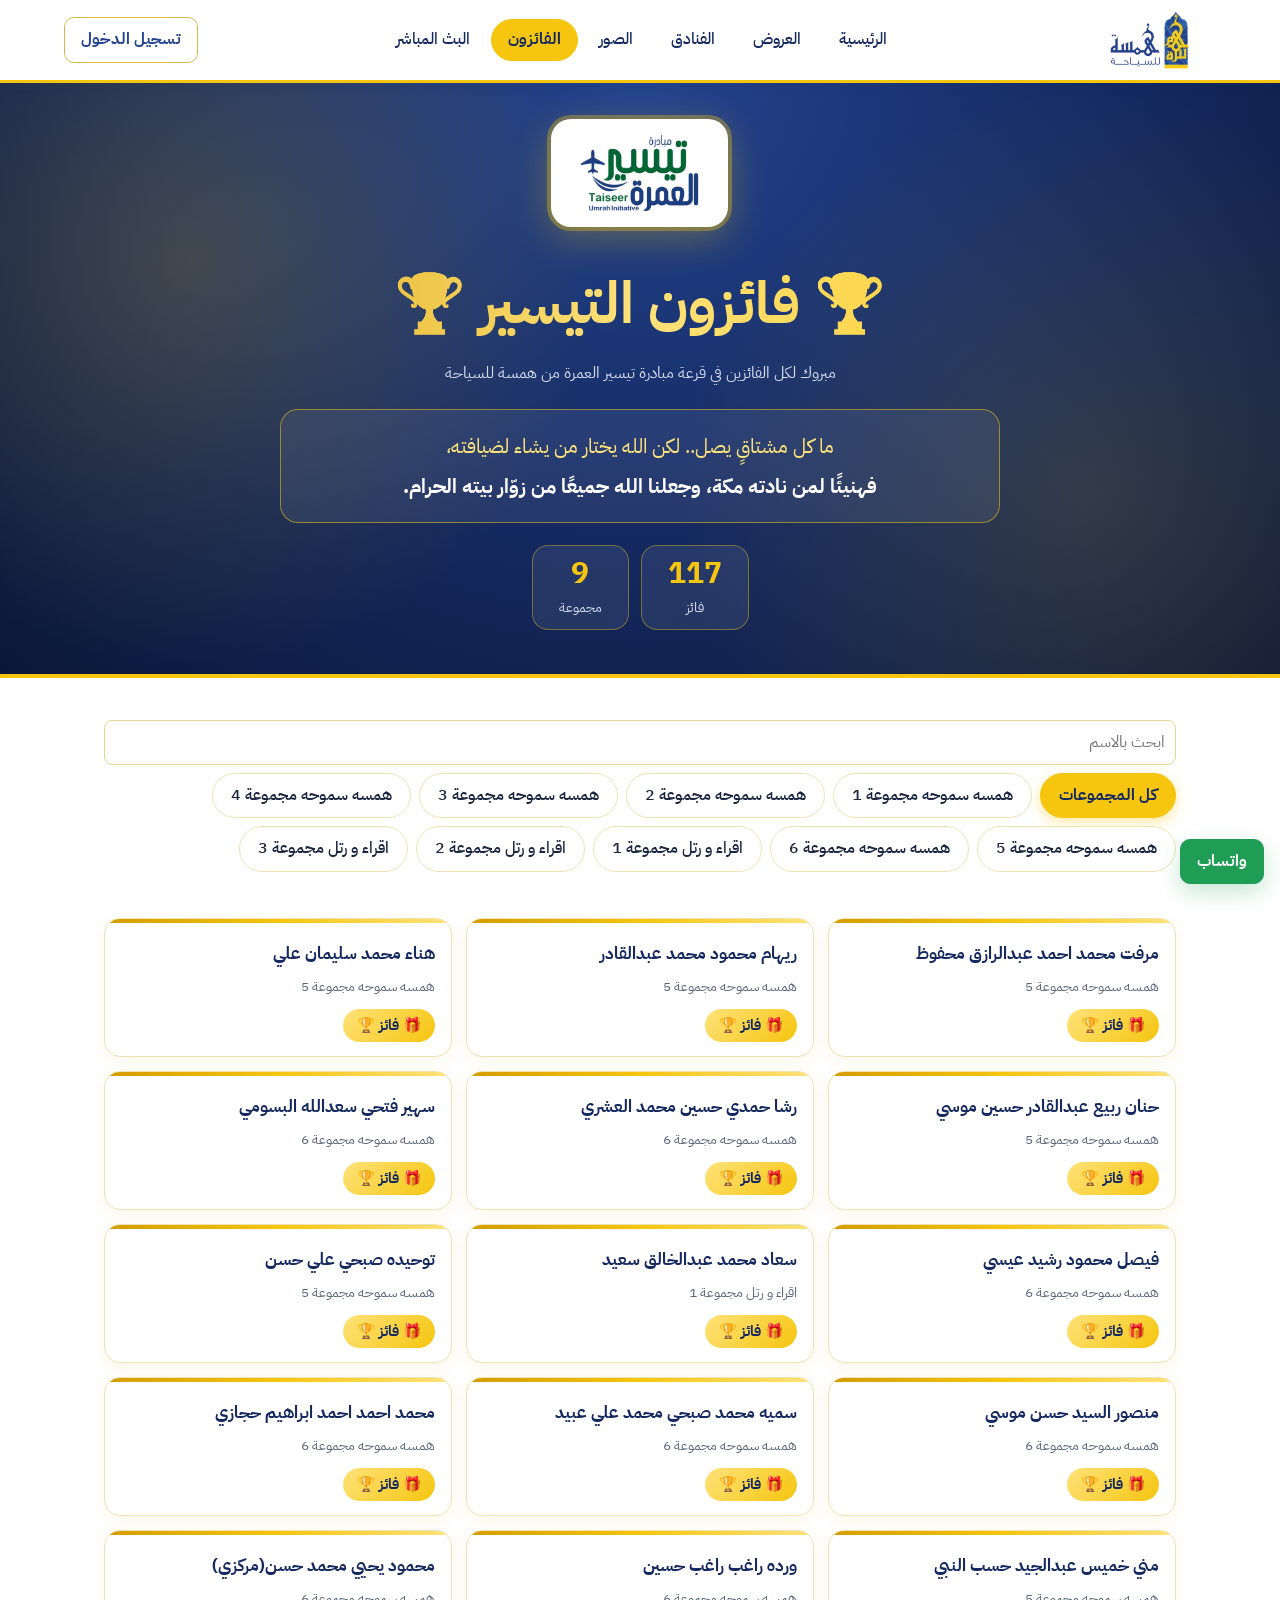
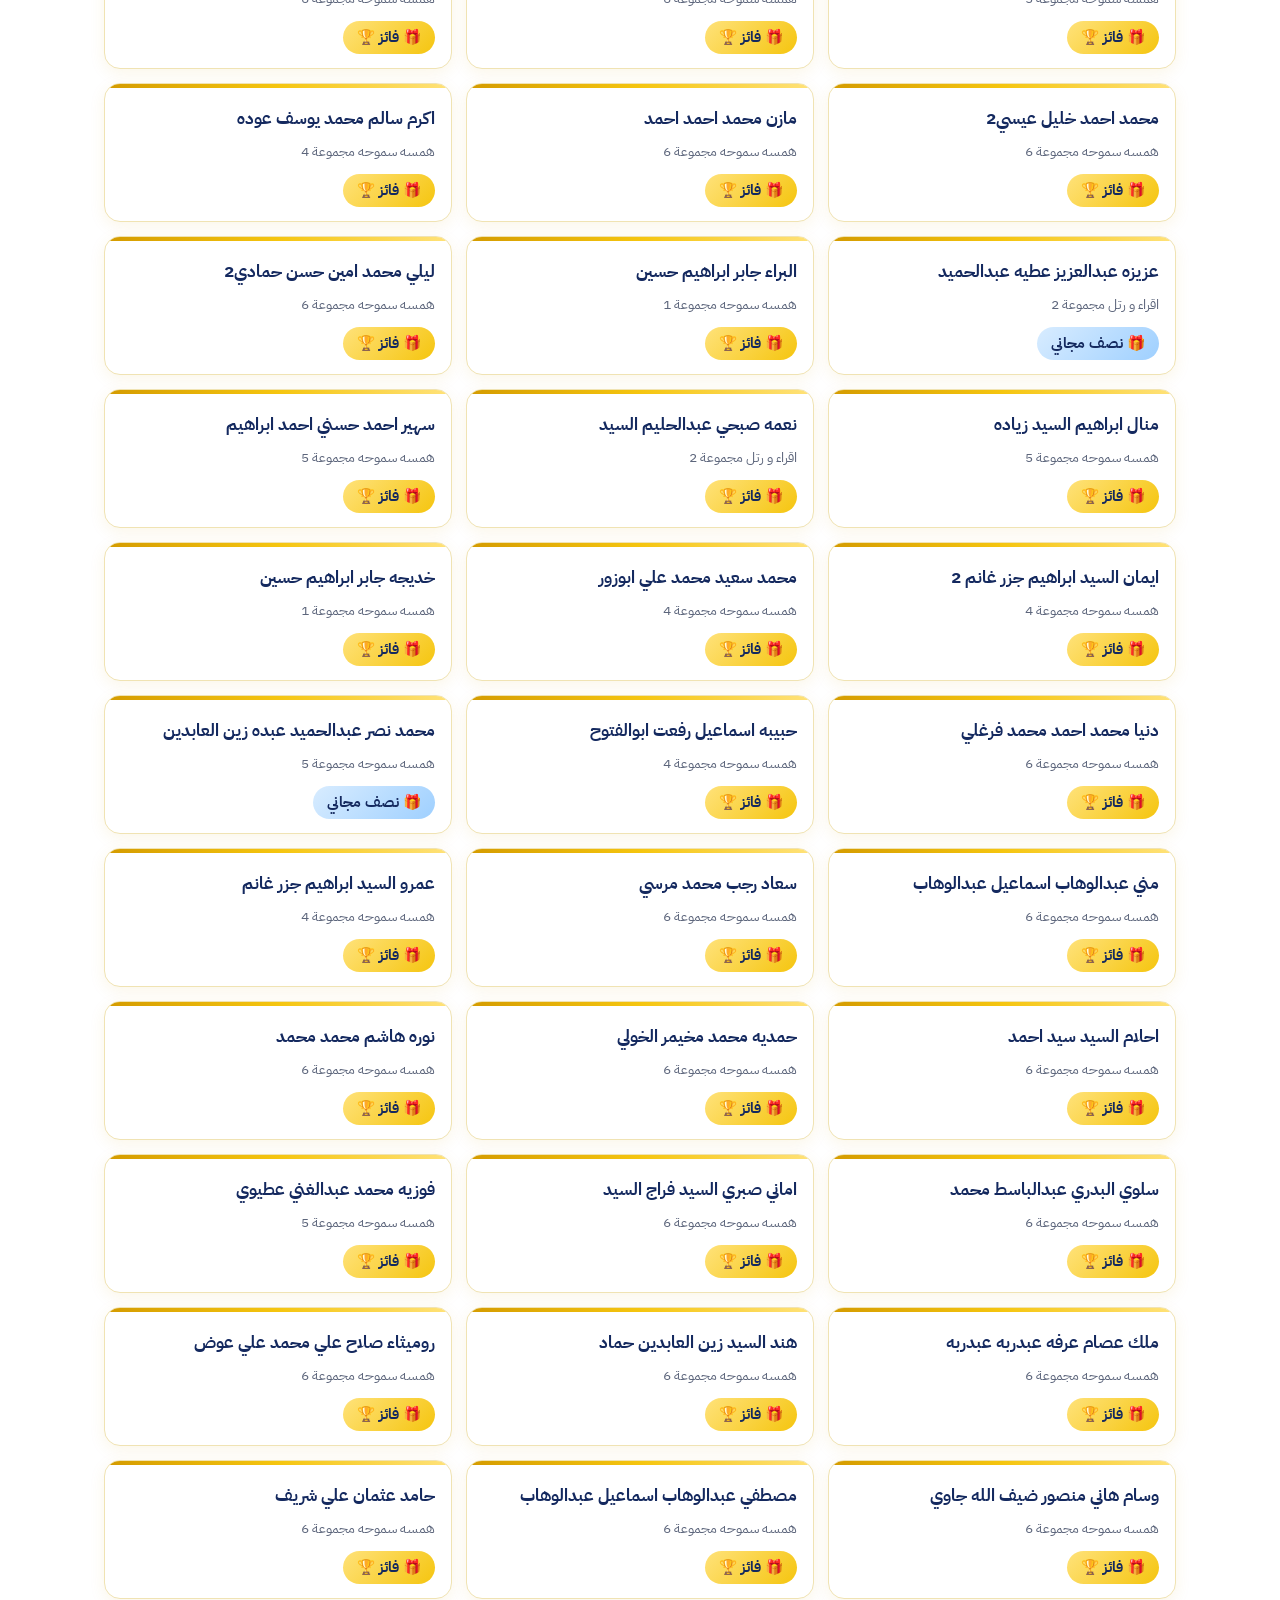
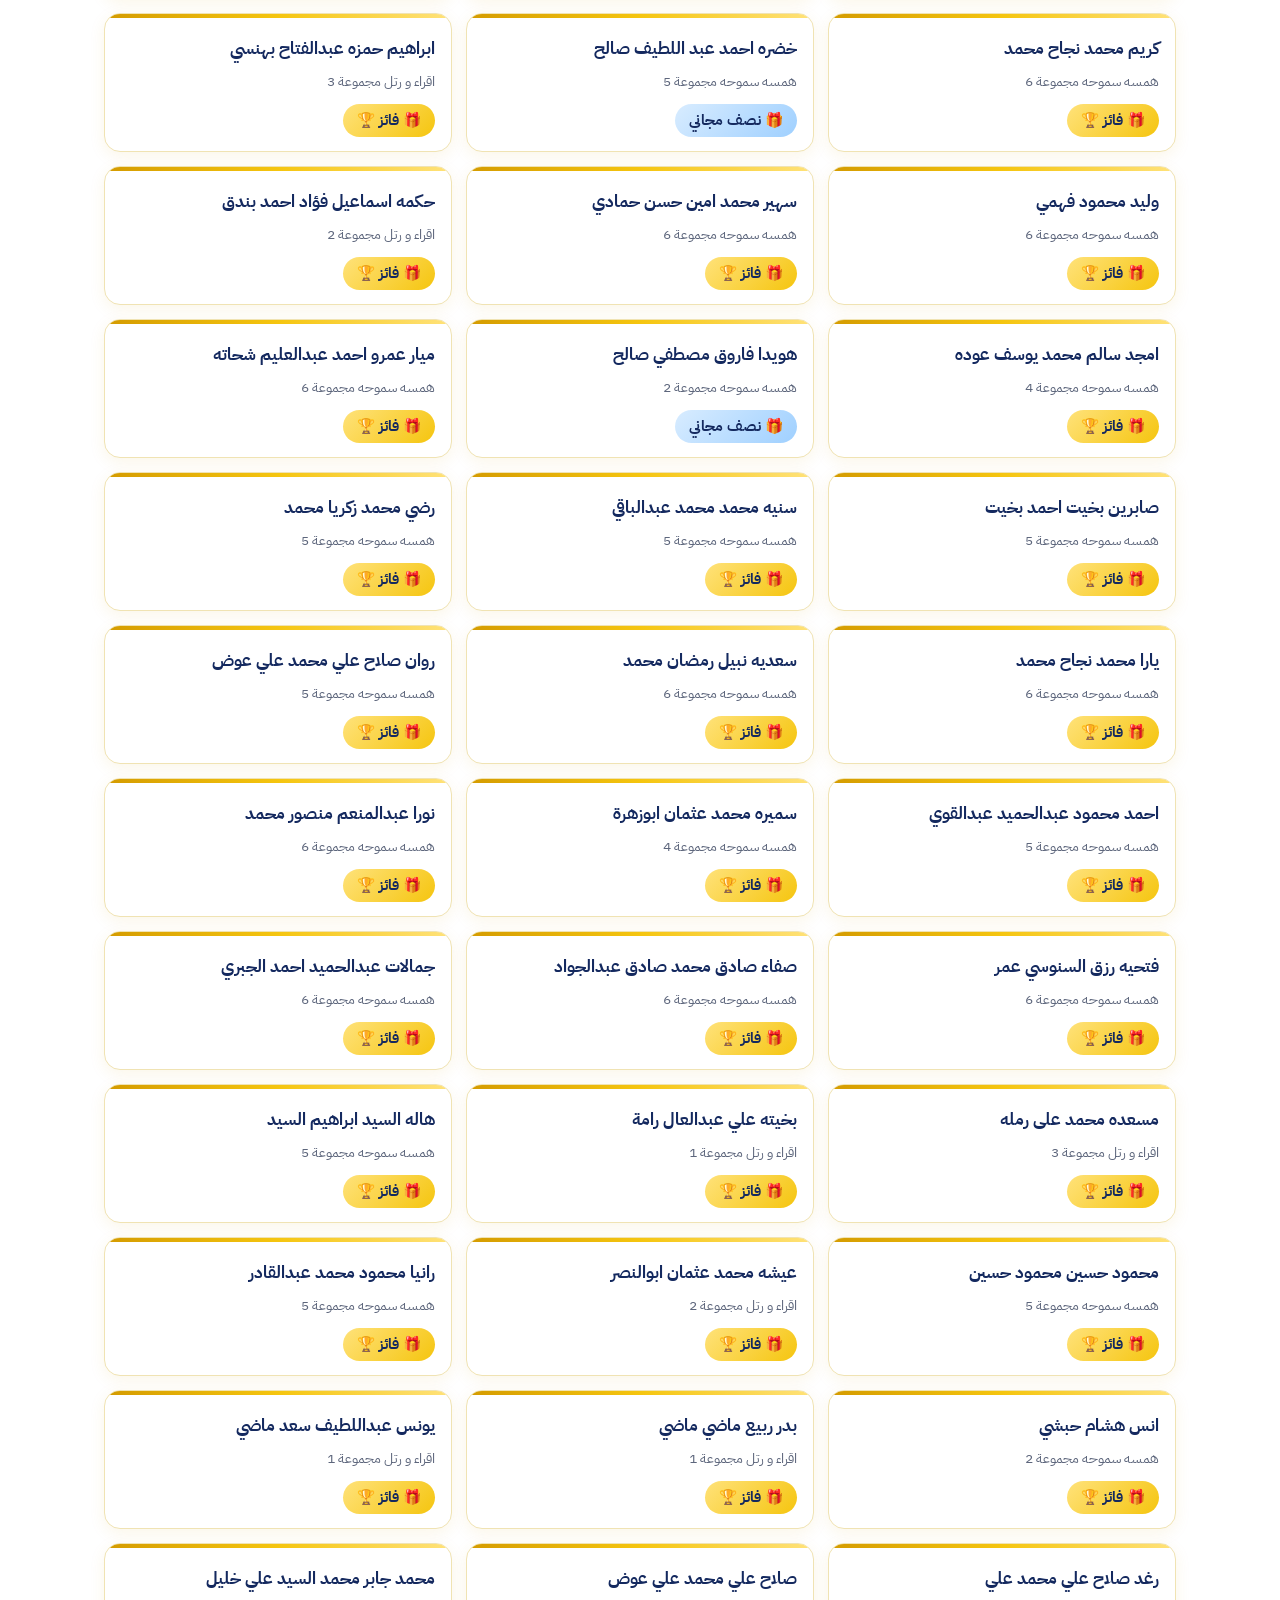
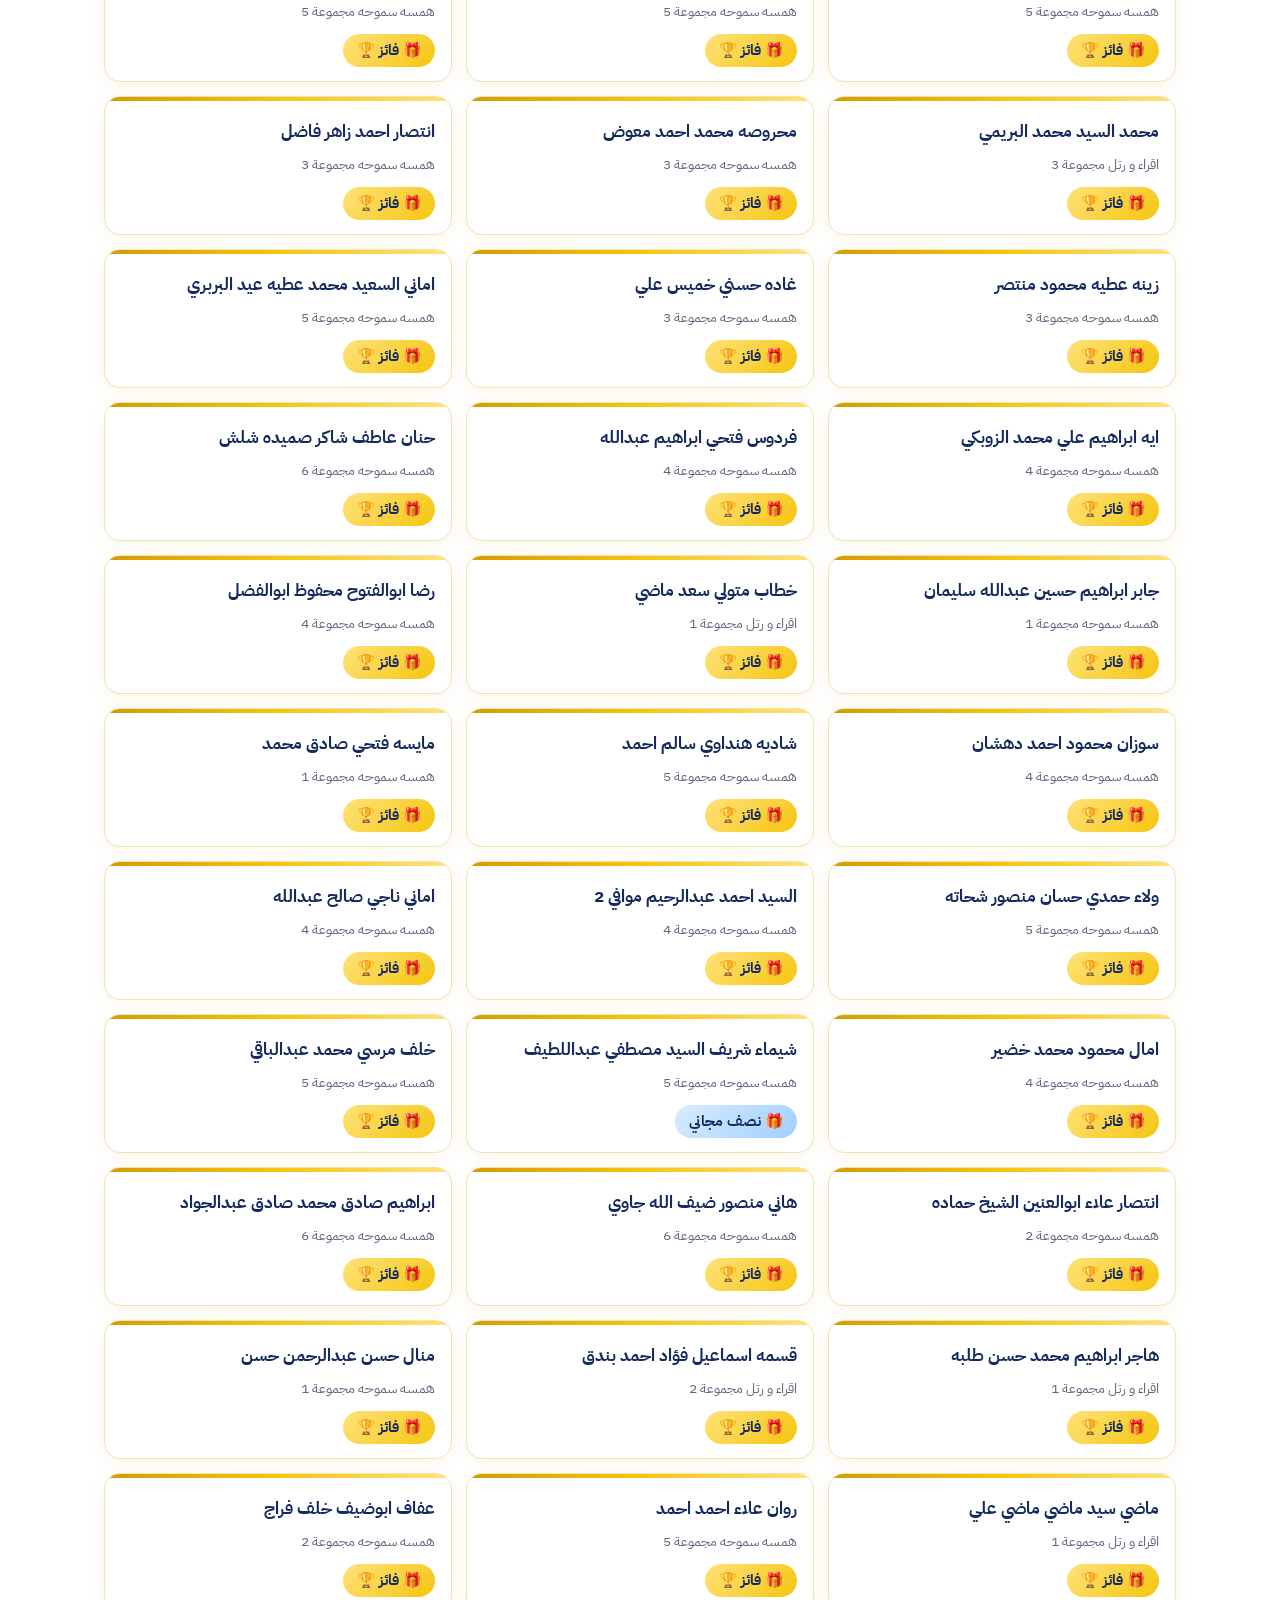
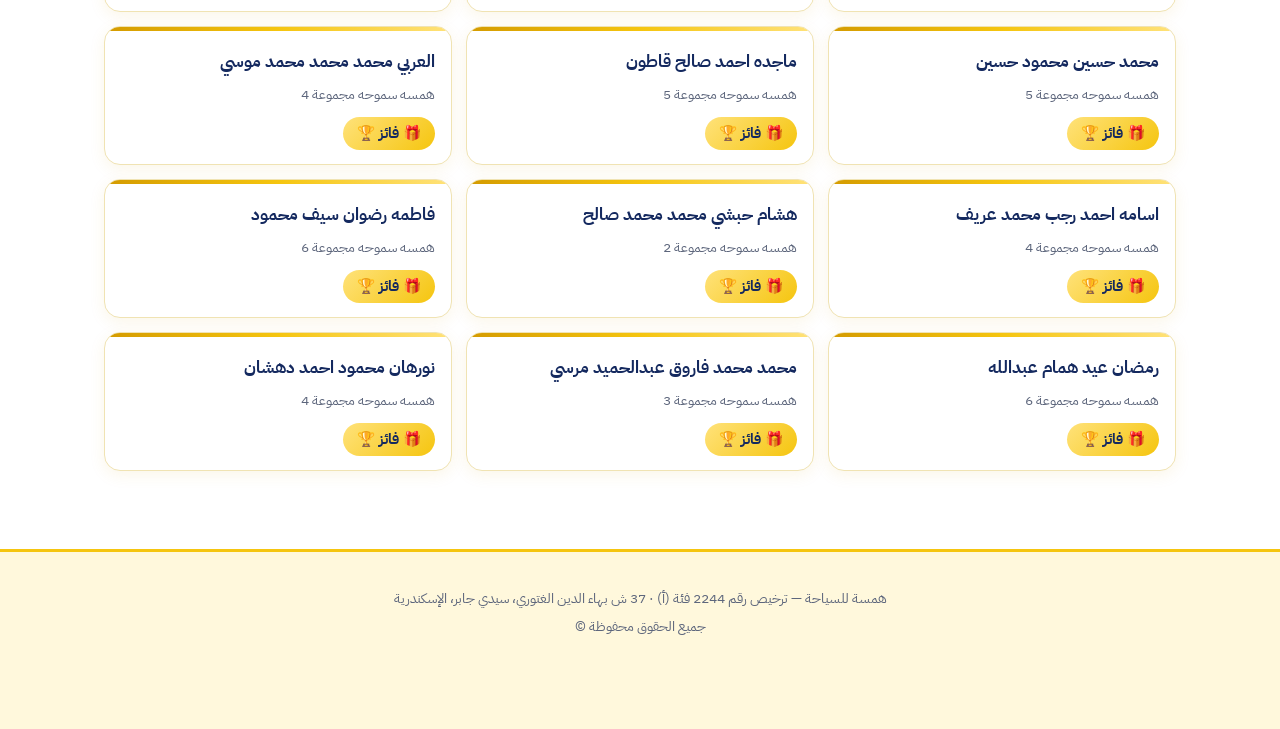
<file: winners.html>
<!DOCTYPE html>
<html lang="ar" dir="rtl">
<head>
<meta charset="utf-8">
<meta name="viewport" content="width=device-width, initial-scale=1, viewport-fit=cover">
<meta name="theme-color" content="#ffffff">
<title>فائزون التيسير | همسة للسياحة</title>
<meta name="description" content="أسماء الفائزين في قرعة مبادرة تيسير العمرة من همسة للسياحة.">
<link rel="icon" href="images/favicon.png">
<link rel="preconnect" href="https://fonts.googleapis.com">
<link rel="preconnect" href="https://fonts.gstatic.com" crossorigin>
<link rel="preconnect" href="https://script.google.com">
<link rel="preload" as="style" href="https://fonts.googleapis.com/css2?family=IBM+Plex+Sans+Arabic:wght@400;700&display=swap" onload="this.onload=null;this.rel='stylesheet'"><noscript><link href="https://fonts.googleapis.com/css2?family=IBM+Plex+Sans+Arabic:wght@400;700&display=swap" rel="stylesheet"></noscript>
<link rel="stylesheet" href="style.css">
<style>
.wh{position:relative;overflow:hidden;background:radial-gradient(ellipse at 50% 0,#24448f 0,#14295f 55%,#0b1738 100%);color:#fff;text-align:center;padding:36px 5vw 44px;border-bottom:4px solid var(--y)}
.wh:before{content:"";position:absolute;inset:0;background:radial-gradient(circle at 15% 30%,#f5c50f33 0,transparent 35%),radial-gradient(circle at 85% 70%,#f5c50f26 0,transparent 35%);pointer-events:none}
.wh>*{position:relative}
.wl{display:inline-block;background:#fff;border-radius:20px;padding:8px 22px;box-shadow:0 0 0 4px #f5c50f55,0 10px 40px #f5c50f55}
.wl img{height:92px;width:auto;display:block}
.wh h1{margin:20px 0 6px;font-size:clamp(2rem,6vw,3.6rem);font-weight:700;background:linear-gradient(90deg,#d49b00,#ffe27a,#f5c50f,#ffe27a,#d49b00);background-size:200%;-webkit-background-clip:text;background-clip:text;color:transparent;animation:wsh 5s linear infinite}
@keyframes wsh{to{background-position:-200% 0}}
.wh p.s{margin:0 auto;max-width:60ch;color:#d5dcf2}
.dua{max-width:720px;margin:22px auto 0;padding:16px 24px;border-radius:18px;border:1px solid #f5c50f88;background:#ffffff12;color:#ffe27a;line-height:2;font-size:clamp(1rem,2.4vw,1.25rem)}
.dua b{display:block;color:#fff}
.wst{display:flex;justify-content:center;gap:12px;flex-wrap:wrap;margin-top:22px}
.wst div{background:#ffffff14;border:1px solid #f5c50f66;border-radius:16px;padding:8px 26px}
.wst b{display:block;font-size:1.9rem;color:var(--y);line-height:1.3}.wst span{font-size:.85rem;color:#d5dcf2}
.wtl{display:flex;gap:10px;flex-wrap:wrap;align-items:center;margin-bottom:6px}
.wtl input{flex:1 1 240px;min-width:0}
.wg{display:grid;grid-template-columns:repeat(auto-fill,minmax(min(270px,100%),1fr));gap:14px}
.wc{position:relative;background:#fff;border:1px solid var(--line);border-radius:16px;padding:16px 16px 14px;box-shadow:0 4px 16px #d49b0018;overflow:hidden}
.wc:before{content:"";position:absolute;inset-inline:0;top:0;height:4px;background:linear-gradient(90deg,#d49b00,var(--y),#ffe27a)}
.wc h3{margin:6px 0 8px;font-size:1.05rem;line-height:1.6;color:var(--hd)}
.wm{display:flex;justify-content:space-between;gap:8px;color:var(--mute);font-size:.85rem;margin-bottom:10px}
.wp{display:inline-block;background:linear-gradient(135deg,#ffe27a,var(--y));color:var(--hd);font-weight:700;border-radius:50px;padding:4px 14px;font-size:.92rem}
.wp.h{background:linear-gradient(135deg,#d8ecff,#9fd0ff)}
.wc:after{content:"";position:absolute;top:0;left:-120%;width:50%;height:100%;background:linear-gradient(100deg,transparent,#f5c50f33,transparent);transform:skewX(-20deg);animation:wgl 7s infinite}
@keyframes wgl{55%,100%{left:170%}}
@media(hover:hover){.wc{transition:transform .25s,box-shadow .25s}.wc:hover{transform:translateY(-4px);box-shadow:0 12px 28px #d49b0040}}
/* ===== حركات ===== */
.wh canvas{position:absolute;inset:0;width:100%;height:100%;pointer-events:none}
.wh .wl,.wh h1,.wh p.s,.wh .dua,.wh .wst{animation:wup .9s cubic-bezier(.22,1,.36,1) both}
.wh .wl{animation:wup .9s cubic-bezier(.22,1,.36,1) both,wfl 4.5s ease-in-out 1s infinite,wgw 3s ease-in-out 1s infinite}
.wh h1{animation:wup .9s cubic-bezier(.22,1,.36,1) .15s both,wsh 5s linear infinite}
.wh p.s{animation-delay:.3s}.wh .dua{animation-delay:.45s}.wh .wst{animation-delay:.6s}
@keyframes wup{from{opacity:0;transform:translateY(28px) scale(.97)}}
@keyframes wfl{50%{transform:translateY(-8px)}}
@keyframes wgw{50%{box-shadow:0 0 0 8px #f5c50f33,0 14px 54px #f5c50f99}}
.wst div{transition:transform .25s}.wst div:hover{transform:translateY(-3px) scale(1.05)}
.wc.rv2{opacity:0;transform:translateY(30px) scale(.96)}
.wc.rv2.in{opacity:1;transform:none;transition:opacity .6s cubic-bezier(.22,1,.36,1),transform .6s cubic-bezier(.22,1,.36,1)}
.wc.rv2.in.done{transition:transform .25s,box-shadow .25s}
.wp{position:relative;animation:wpl 3s ease-in-out infinite}
@keyframes wpl{50%{box-shadow:0 0 0 4px #f5c50f44}}
@media(prefers-reduced-motion:reduce){.wh *,.wc,.wp{animation:none!important}.wc.rv2{opacity:1;transform:none}}
</style>
</head>
<body>
<header><a href="index.html" aria-label="همسة للسياحة"><img src="images/logo-header.webp" width="164" height="120" alt="همسة للسياحة" style="height:60px;display:block;width:auto" onerror="this.parentNode.classList.add('logo-missing');this.remove()"></a>
<nav class="nv" aria-label="التنقل"><a href="index.html">الرئيسية</a><a href="offers.html">العروض</a><a href="hotels.html">الفنادق</a><a href="gallery.html">الصور</a><a href="winners.html" aria-current="page">الفائزون</a><a href="live.html">البث المباشر</a></nav>
<span class="acts"><button id="adminBtn" type="button" hidden>لوحة التحكم</button> <button id="loginBtn" type="button">تسجيل الدخول</button></span></header>

<div class="wh">
  <canvas id="sp" aria-hidden="true"></canvas>
  <div class="wl"><img src="[data-uri]" alt="مبادرة تيسير العمرة" width="400" height="276"></div>
  <h1>🏆 فائزون التيسير 🏆</h1>
  <p class="s">مبروك لكل الفائزين في قرعة مبادرة تيسير العمرة من همسة للسياحة</p>
  <div class="dua">ما كل مشتاقٍ يصل.. لكن الله يختار من يشاء لضيافته،<b>فهنيئًا لمن نادته مكة، وجعلنا الله جميعًا من زوّار بيته الحرام.</b></div>
  <div class="wst"><div><b id="s1">0</b><span>فائز</span></div><div><b id="s2">0</b><span>مجموعة</span></div></div>
</div>

<main>
<section aria-label="قائمة الفائزين" style="margin-top:0">
  <div class="wtl"><input id="q" type="search" placeholder="ابحث بالاسم" aria-label="بحث في الفائزين"></div>
  <div class="tabs" id="gt" role="group" aria-label="المجموعة"></div>
  <p class="empty" id="cnt" style="padding:4px 0 10px;text-align:start"></p>
  <div class="wg" id="wg"></div>
</section>
</main>
<footer>همسة للسياحة — ترخيص رقم 2244 فئة (أ) · 37 ش بهاء الدين الغتوري، سيدي جابر، الإسكندرية<br>جميع الحقوق محفوظة ©</footer>
<a class="btn wa" id="wa" target="_blank" rel="noopener">واتساب</a>


<script src="common.js"></script>
<script>
ui();
// ===== فائزو التيسير =====
// البيانات من ورقة Winners في الشيت (عن طريق Apps Script ?action=winners). لو الاتصال فشل بنقرأ winners.json.
// الجائزة: عمود "الجائزة"، ولو فاضي بنعرض عمود "المجاني"، ولو فاضي برضه بنكتب "فائز".
let ALL = [], grp = '', fq = '';
const prize = r => String(r['الجائزة'] || '').trim() || String(r['المجاني'] || '').trim() || 'فائز 🏆';
const nz = s => String(s || '').replace(/[أإآ]/g, 'ا').replace(/ى/g, 'ي').replace(/ة/g, 'ه').replace(/\s+/g, ' ').trim();
const clean = a => (a || []).filter(r => r && r['اسم العميل']);

function list() { const q = nz(fq); return ALL.filter(r => (!grp || r['المجموعه'] === grp) && (!q || nz(r['اسم العميل']).includes(q))); }
function paint() {
  const l = list();
  $('#cnt').textContent = l.length === ALL.length ? '' : l.length + ' نتيجة';
  $('#wg').innerHTML = l.length ? l.map(r => `<article class="wc"><h3>${esc(r['اسم العميل'])}</h3><div class="wm"><span>${esc(r['المجموعه'] || '')}</span></div><span class="wp${/نصف/.test(prize(r)) ? ' h' : ''}">🎁 ${esc(prize(r))}</span></article>`).join('') : '<p class="empty">مفيش نتائج. جرّب تغيّر البحث.</p>';
  reveal();
}
function tabs() {
  const num = g => +(String(g).match(/\d+/) || [0])[0], pre = g => String(g).replace(/\s*\d+\s*$/, '').trim();
  const gs = ['', ...[...new Set(ALL.map(r => r['المجموعه']).filter(Boolean))].sort((x, y) => (pre(x).startsWith('همسه') ? 0 : 1) - (pre(y).startsWith('همسه') ? 0 : 1) || pre(x).localeCompare(pre(y), 'ar') || num(x) - num(y))];
  $('#gt').innerHTML = gs.map(g => `<button type="button" data-g="${esc(g)}" class="${g === grp ? 'on' : ''}" aria-pressed="${g === grp}">${esc(g || 'كل المجموعات')}</button>`).join('');
}
function cnt(el, to) {
  if (matchMedia('(prefers-reduced-motion:reduce)').matches || el.dataset.v == to) { el.textContent = to; return; }
  el.dataset.v = to; const t0 = performance.now(), d = 1400;
  (function f(t) { const k = Math.min(1, (t - t0) / d); el.textContent = Math.round(to * (1 - Math.pow(1 - k, 3))); if (k < 1) requestAnimationFrame(f); })(t0);
}
function stats() { cnt($('#s1'), ALL.length); cnt($('#s2'), new Set(ALL.map(r => r['المجموعه']).filter(Boolean)).size); }
// ظهور الكروت بالتدريج وإحنا بنسكرول
const io = 'IntersectionObserver' in window && !matchMedia('(prefers-reduced-motion:reduce)').matches ? new IntersectionObserver(es => {
  es.filter(e => e.isIntersecting).sort((a, b) => a.boundingClientRect.top - b.boundingClientRect.top || b.boundingClientRect.right - a.boundingClientRect.right).forEach((e, i) => {
    const el = e.target; io.unobserve(el); el.style.transitionDelay = Math.min(i, 8) * 70 + 'ms'; el.classList.add('in');
    setTimeout(() => { el.classList.remove('rv2', 'in'); el.style.transitionDelay = ''; }, Math.min(i, 8) * 70 + 700);
  });
}, { threshold: .1, rootMargin: '0px 0px -30px 0px' }) : null;
function reveal() { if (io) document.querySelectorAll('.wc').forEach(el => { el.classList.add('rv2'); io.observe(el); }); }
function set(a) { ALL = clean(a); stats(); tabs(); paint(); }
$('#gt').onclick = e => { if (e.target.dataset.g === undefined) return; grp = e.target.dataset.g; tabs(); paint(); };
$('#q').oninput = e => { fq = e.target.value; paint(); };

(async () => {
  try { const c = JSON.parse(localStorage.getItem('hm_winners') || 'null'); if (c && c.length) set(c); } catch (e) {}
  try {
    const j = await (await fetch(API + '?action=winners')).json();
    if (j && j.winners && j.winners.length) { set(j.winners); try { localStorage.setItem('hm_winners', JSON.stringify(j.winners)); } catch (e) {} return; }
  } catch (e) {}
  if (!ALL.length) { try { set(await (await fetch('winners.json')).json()); } catch (e) { $('#wg').innerHTML = '<p class="empty">تعذر تحميل الأسماء. جرّب تاني بعد شوية.</p>'; } }
})();


// ===== نجوم ذهبية بتطلع في الهيدر =====
(() => {
  if (matchMedia('(prefers-reduced-motion:reduce)').matches) return;
  const cv = $('#sp'), cx = cv.getContext('2d'), h = cv.parentNode; let W, H, S = [], vis = true;
  const rs = () => { W = cv.width = h.offsetWidth; H = cv.height = h.offsetHeight; }; rs(); addEventListener('resize', rs);
  const mk = init => ({ x: Math.random() * W, y: init ? Math.random() * H : H + 10, r: Math.random() * 2.2 + .6, v: Math.random() * .5 + .2, t: Math.random() * 6, d: (Math.random() - .5) * .3 });
  for (let i = 0; i < 45; i++) S.push(mk(true));
  new IntersectionObserver(e => { vis = e[0].isIntersecting; if (vis) loop(); }).observe(h);
  function loop() {
    if (!vis) return; cx.clearRect(0, 0, W, H);
    for (const p of S) { p.y -= p.v; p.x += p.d; p.t += .04; if (p.y < -10) Object.assign(p, mk(false)); cx.globalAlpha = .25 + .6 * Math.abs(Math.sin(p.t)); cx.fillStyle = '#ffe27a'; cx.beginPath(); cx.arc(p.x, p.y, p.r, 0, 6.28); cx.fill(); }
    requestAnimationFrame(loop);
  }
  loop();
})();
</script>
</body>
</html>
</file>
<file: style.css>
:root{color-scheme:light;--bg:#ffffff;--card:#ffffff;--ink:#1a2540;--mute:#5d667c;--hd:#14295f;--g:#24448f;--g2:#24448f;--gold:#8a6700;--gd:#d49b00;--y:#f5c50f;--line:#f0e3b3;--tint:#fff8dc;--err:#b3261e}
*{box-sizing:border-box}html{scroll-behavior:smooth}
body{overflow-x:clip;margin:0;font:16px/1.7 'IBM Plex Sans Arabic',Tahoma,sans-serif;background:var(--bg);color:var(--ink)}
header{position:sticky;top:0;z-index:5;background:var(--hd);color:#fff;border-bottom:3px solid var(--y);display:flex;align-items:center;justify-content:space-between;padding:10px 5vw}
header b{font-size:1.25rem}header button{background:transparent;border:1px solid #fff8;color:#fff}
.hero{position:relative;overflow:hidden;background:#14295f url(images/kaaba-day.webp) center/cover;color:#fff;padding:72px 5vw 80px;border-bottom:4px solid var(--y)}.hero video{position:absolute;inset:0;width:100%;height:100%;object-fit:cover;opacity:.45}.hero:before{content:"";position:absolute;inset:0;background:linear-gradient(90deg,#14295fee 30%,#14295f55);z-index:1}.hero>*:not(video){position:relative;z-index:2}@media(prefers-reduced-motion:reduce){.hero video{display:none}}.gal{display:grid;grid-template-columns:repeat(auto-fill,minmax(200px,1fr));gap:8px}.gal img{width:100%;height:150px;object-fit:cover;border-radius:10px}
.hero h1{margin:0 0 8px;color:#fff;font-size:clamp(1.8rem,5vw,3rem);line-height:1.3;max-width:20ch}.hero p{margin:0 0 20px;max-width:55ch;opacity:.9}
main{max-width:1100px;margin:auto;padding:24px 5vw}
button,.btn{font:inherit;cursor:pointer;border-radius:8px;border:1px solid var(--g2);background:var(--g2);color:#fff;padding:8px 16px;text-decoration:none;display:inline-block}
button.o,.btn.o{background:transparent;color:var(--g)}button.d{border-color:var(--err);background:transparent;color:var(--err)}
button:focus-visible,input:focus-visible,select:focus-visible,textarea:focus-visible{outline:3px solid var(--gold);outline-offset:2px}
.tabs{display:flex;gap:8px;flex-wrap:wrap;margin:8px 0 16px}.tabs button{background:var(--card);color:var(--ink);border-color:var(--line)}.tabs button.on{background:var(--hd);color:var(--y);border-color:var(--y)}
.filters{display:flex;gap:8px;flex-wrap:wrap;margin-bottom:16px}
input,select,textarea{font:inherit;padding:8px 10px;border:1px solid var(--line);border-radius:8px;background:var(--card);color:var(--ink);width:100%}
.filters input,.filters select{width:auto;flex:1 1 150px}
.grid{display:grid;grid-template-columns:repeat(auto-fill,minmax(290px,1fr));gap:16px}
.card{background:var(--card);border:1px solid var(--line);border-radius:12px;overflow:hidden;display:flex;flex-direction:column}
.card img{width:100%;height:160px;object-fit:cover}.card div{padding:16px;display:flex;flex-direction:column;gap:8px;flex:1}
.card h3{margin:0;font-size:1.1rem}.price{color:var(--gold);font-weight:700;font-size:1.15rem}
.meta{color:var(--mute);font-size:.9rem}.det{white-space:pre-line;font-size:.92rem;color:var(--mute)}.card .row{margin-top:auto;display:flex;gap:8px}
section{margin-top:40px}h2{margin:0 0 12px;font-size:1.5rem}
form.f{display:grid;gap:12px;grid-template-columns:repeat(auto-fit,minmax(220px,1fr));background:var(--card);border:1px solid var(--line);border-radius:12px;padding:20px}
form.f .w{grid-column:1/-1}label{display:grid;gap:4px;font-size:.92rem;color:var(--mute)}.hp{position:absolute;top:0;left:0;width:1px;height:1px;opacity:0;overflow:hidden;pointer-events:none}
.msg{padding:10px;border-radius:8px;margin-top:8px}.ok{background:#24448f22}.er{background:#b3261e22;color:var(--err)}
dialog{border:1px solid var(--line);border-radius:12px;background:var(--bg);color:var(--ink);width:min(560px,94vw);max-height:92vh}
dialog::backdrop{background:#0008}
table{width:100%;border-collapse:collapse;background:var(--card);font-size:.9rem}th,td{padding:8px;border-bottom:1px solid var(--line);text-align:start;vertical-align:top}
.tw{overflow-x:auto}.empty{color:var(--mute);padding:24px;text-align:center}
footer{padding:32px 5vw;text-align:center;color:var(--mute);font-size:.9rem}
.wa{position:fixed;bottom:16px;inset-inline-start:16px;background:#1f9d55;border-color:#1f9d55;border-radius:50px;z-index:4}

.fc{background:var(--card);border:1px solid var(--line);border-radius:16px;overflow:hidden;display:flex;flex-direction:column;box-shadow:0 4px 16px #14295f14}
.fh{position:relative;height:150px;background:#14295f}.fh img{width:100%;height:100%;object-fit:cover;opacity:.85}
.bd{position:absolute;inset-inline-start:12px;bottom:-14px;background:var(--hd);color:var(--y);border:2px solid var(--y);border-radius:50px;padding:2px 16px;font-weight:700}
.fb{padding:24px 16px 16px;display:flex;flex-direction:column;gap:10px;flex:1}.fb h3{margin:0;font-size:1.1rem;color:var(--g)}
.fb ul{margin:0;padding:0;list-style:none;display:grid;gap:4px;font-size:.92rem}.fb li{border-bottom:1px dashed var(--line);padding-bottom:4px}
.pg{display:grid;grid-template-columns:repeat(3,1fr);gap:6px;background:var(--hd);padding:8px;border-radius:12px;border-bottom:3px solid var(--y)}
.pg i{font-style:normal;display:grid;text-align:center;color:#fff;font-size:.78rem;line-height:1.3;background:#ffffff14;border-radius:8px;padding:6px 2px}.pg b{color:var(--y);font-size:1.05rem}
.fb .row{margin-top:auto;display:flex;gap:8px}.fb .row .bk{flex:1;background:var(--y);border-color:var(--y);color:#14295f;font-weight:700}
.ty{background:linear-gradient(135deg,#e3ebfa,#fff8d6);border:1px solid var(--line);border-radius:16px;padding:16px;margin-bottom:16px;color:#101b36}.ty h3{margin:0 0 4px;font-size:1.3rem}
.ty .st{display:grid;grid-template-columns:repeat(auto-fit,minmax(180px,1fr));gap:8px;margin:10px 0}.ty .st span{background:#fff;border-radius:10px;padding:8px 12px;border:1px solid #24448f33}
.ty .ex{background:#f5c50f33;border-radius:10px;padding:8px 12px;font-size:.92rem}
.fh.im{height:auto;background:#fff}.fh.im img{height:auto;opacity:1;cursor:zoom-in;display:block}.fh.im .bd{display:none}
#idlg{padding:0;width:min(720px,96vw)}#idlg img{width:100%;display:block}#idlg button{position:absolute;top:8px;inset-inline-start:8px}
.tb{display:flex;gap:8px;flex-wrap:wrap;margin-bottom:12px;align-items:center}.tb input,.tb select{width:auto;flex:1 1 140px}
.bulk{display:flex;gap:8px;flex-wrap:wrap;align-items:center;background:var(--card);border:2px solid var(--y);border-radius:10px;padding:10px;margin-bottom:12px;position:sticky;top:0;z-index:3}.bulk input,.bulk select{width:auto}
tr.off td:nth-child(2),tr.off td:nth-child(3){opacity:.5}.ac{white-space:nowrap}
.sw{border-radius:50px;padding:4px 14px;background:transparent;color:var(--mute);border-color:var(--line)}.sw.on{background:#1f9d55;border-color:#1f9d55;color:#fff}
fieldset.rm{border:1px solid var(--line);border-radius:10px;padding:8px 10px;margin:0}.g2,.g3{display:grid;gap:10px}.g2{grid-template-columns:1fr 1fr}.g3{grid-template-columns:repeat(3,1fr)}
#toast{position:fixed;left:50%;bottom:80px;transform:translateX(-50%);background:var(--hd);color:#fff;padding:10px 18px;border-radius:50px;z-index:10;opacity:0;pointer-events:none;transition:opacity .2s}#toast.show{opacity:1}#toast.bad{background:var(--err)}

/* ===== Hero2: scroll-driven opening (Lando-style) ===== */
.hero2{--p:0;--a:0;--b:1;--c:1;position:relative;background:#14295f;color:#fff;border-bottom:4px solid var(--y)}
.hero2 .stage{position:relative;min-height:100svh;overflow:hidden;display:flex;flex-direction:column;justify-content:center;align-items:center;gap:28px;padding:90px 5vw 70px;text-align:center}
.hero2 .bgm{position:absolute;inset:0;background:url(images/kaaba-day.webp) center/cover;will-change:transform;transform:scale(calc(1 + var(--a)*.28 + var(--b)*.12))}
.hero2 .bgm video{width:100%;height:100%;object-fit:cover;opacity:.5}
.hero2 .shade{position:absolute;inset:0;background:linear-gradient(180deg,#14295fbb,#14295ff2);opacity:calc(.4 + var(--b)*.55)}
.hero2 .layer{position:relative;z-index:2;display:flex;flex-direction:column;align-items:center;justify-content:center}
.hero2.js{height:360vh}
.hero2.js .stage{position:sticky;top:0;height:100svh;min-height:0;display:block;padding:0}
.hero2.js .layer{position:absolute;inset:0;padding:70px 5vw 40px}
.hero2 .big{margin:0;line-height:1}
.hero2 .sc{display:block;will-change:transform,opacity;transform:scale(calc(1 + var(--a)*6));opacity:calc(1 - var(--a)*1.35)}
.hero2 .mask{display:block;overflow:hidden;padding:.08em .08em .18em}
.hero2 .in{display:block;font-weight:700;font-size:clamp(5rem,36vw,26rem);line-height:1.1;color:var(--y);text-shadow:0 8px 40px #14295f88;animation:h2rise 1.3s cubic-bezier(.16,1,.3,1) both}
.hero2 .sub{display:block;margin-top:6px;font-size:clamp(1rem,2.4vw,1.6rem);font-weight:500;letter-spacing:0;opacity:calc(1 - var(--a)*3);animation:h2fade 1s .7s both}
.hero2 .kick{color:var(--y);font-weight:700;font-size:1rem;margin-bottom:14px;opacity:var(--b)}
.hero2 .tl{margin:0;display:flex;flex-wrap:wrap;justify-content:center;gap:.05em .3em;max-width:18ch;font-size:clamp(2.4rem,8vw,6.2rem);line-height:1.35;font-weight:700}
.hero2 .tl span{display:inline-block;transform:translateY(calc((1 - clamp(0, var(--b)*8 - var(--i), 1))*60%));opacity:clamp(0, var(--b)*8 - var(--i), 1)}
.hero2 .tl .y{color:var(--y)}
.hero2 .pp{max-width:50ch;margin:22px 0 20px;opacity:var(--c);transform:translateY(calc((1 - var(--c))*30px))}
.hero2 .cta{background:var(--y);border-color:var(--y);color:#14295f;font-weight:700;opacity:var(--c);transform:translateY(calc((1 - var(--c))*30px))}
.hero2.js .cta{pointer-events:none}.hero2.js.go .cta{pointer-events:auto}
.hero2 .cue,.hero2 .pb{display:none}
.hero2.js .cue{display:flex;position:absolute;z-index:3;bottom:56px;inset-inline:0;justify-content:center;align-items:center;gap:10px;font-size:.85rem;opacity:calc(1 - var(--a)*4)}
.hero2 .cue i{width:2px;height:34px;background:var(--y);transform-origin:top;animation:h2cue 1.6s ease-in-out infinite}
.hero2 .tk{position:absolute;z-index:3;bottom:14px;left:0;right:0;overflow:hidden;direction:ltr;font-size:.85rem;color:#fffc}
.hero2 .tk div{display:flex;gap:28px;width:max-content;animation:h2tk 30s linear infinite}
.hero2 .tk span:nth-child(even){color:var(--y)}
.hero2.js .pb{display:block;position:absolute;z-index:4;bottom:0;right:0;left:0;height:4px;background:var(--y);transform:scaleX(var(--p));transform-origin:right}
@keyframes h2rise{from{transform:translateY(105%)}}
@keyframes h2fade{from{opacity:0;transform:translateY(12px)}}
@keyframes h2cue{0%{transform:scaleY(0)}50%{transform:scaleY(1)}100%{transform:scaleY(1);opacity:0}}
@keyframes h2tk{to{transform:translateX(-50%)}}
@media(prefers-reduced-motion:reduce){.hero2 *{animation:none!important}.hero2 video{display:none}}

/* ===== Responsive: موبايل + كمبيوتر ===== */
html{-webkit-text-size-adjust:100%;overflow-x:clip}
img,video{max-width:100%}
header{padding-inline:max(5vw,env(safe-area-inset-left));padding-top:max(10px,env(safe-area-inset-top));gap:8px}
header>span{display:flex;gap:8px;flex-wrap:wrap;justify-content:flex-end}
main{padding-inline:max(5vw,env(safe-area-inset-left))}
footer{padding-bottom:calc(88px + env(safe-area-inset-bottom))}
.grid{grid-template-columns:repeat(auto-fill,minmax(min(290px,100%),1fr))}
form.f{grid-template-columns:repeat(auto-fit,minmax(min(220px,100%),1fr))}
.gal{grid-template-columns:repeat(auto-fill,minmax(min(200px,45%),1fr))}
button,.btn{touch-action:manipulation;-webkit-tap-highlight-color:transparent}
input,select,textarea{font-size:16px}
dialog{max-height:92vh;max-height:92dvh;overflow:auto;overscroll-behavior:contain}
.wa{bottom:max(16px,env(safe-area-inset-bottom));inset-inline-start:max(16px,env(safe-area-inset-left));box-shadow:0 4px 14px #0004}
#toast{bottom:calc(80px + env(safe-area-inset-bottom));max-width:92vw;text-align:center}
.bulk{top:64px}
@media(hover:hover){button:not(:disabled):hover,.btn:hover{filter:brightness(1.1)}.card:hover,.fc:hover{box-shadow:0 8px 24px #14295f26}}
@media(pointer:coarse){button,.btn,select,input:not([type=checkbox]):not([type=radio]){min-height:44px}.tabs button{padding-inline:18px}}
@media(max-width:640px){
  header b{font-size:1.05rem}
  
  header button{padding:8px 12px;font-size:.9rem}
  main{padding-block:16px}
  h2{font-size:1.25rem}
  .tabs{flex-wrap:nowrap;overflow-x:auto;scrollbar-width:none;margin-inline:-5vw;padding-inline:5vw}
  .tabs::-webkit-scrollbar{display:none}
  .tabs button{white-space:nowrap;flex:0 0 auto}
  .filters input,.filters select,.tb input,.tb select{flex:1 1 100%}
  .g2,.g3{grid-template-columns:1fr}
  .g3{grid-template-columns:1fr 1fr}
  .fh{height:170px}
  .fb .row{flex-wrap:wrap}.fb .row .bk{flex:1 1 100%}
  .fb .row .btn,.fb .row .o{flex:1}
  dialog{width:96vw;padding:14px}
  #idlg{padding:0}
  .ty{padding:12px}.ty h3{font-size:1.1rem}
  table{font-size:.85rem}
  .bulk{top:58px}
  .hero2.js{height:300vh}
  .hero2 .layer{padding-inline:6vw}
  .hero2 .tk{bottom:max(14px,env(safe-area-inset-bottom))}
  .hero2.js .cue{bottom:64px}
}
@media(max-width:360px){.pg{grid-template-columns:1fr 1fr}.g3{grid-template-columns:1fr}}
@media(max-height:480px) and (orientation:landscape){.hero2.js{height:420vh}.hero2 .in{font-size:clamp(4rem,28vh,9rem)}.hero2 .tl{font-size:clamp(1.6rem,9vh,3rem)}.hero2 .cue{display:none!important}}
@media(min-width:1200px){main{max-width:1180px}.hero2 .pp{font-size:1.15rem}}
.hero2 .stage{min-height:92vh;min-height:92svh}
.hero2 .bgm{transform:none}

/* ===== نظام الحركة: هادي على العين، ويلفت الانتباه ===== */
:root{--ease:cubic-bezier(.22,1,.36,1)}
html{scroll-behavior:smooth}
@keyframes up{from{opacity:0;transform:translateY(24px)}}
@keyframes pop{from{opacity:0;transform:scale(.92)}}
@keyframes rise{from{opacity:0;transform:translateY(14px) scale(.97)}}
@keyframes fade{from{opacity:0}}
@keyframes slideIn{from{opacity:0;transform:translateY(-100%)}}
@keyframes waIn{from{opacity:0;transform:translateY(30px) scale(.8)}}
@keyframes pulse{0%{box-shadow:0 0 0 0 #1f9d5588}100%{box-shadow:0 0 0 16px #1f9d5500}}
@keyframes ring{0%{box-shadow:0 0 0 0 #f5c50fb0}100%{box-shadow:0 0 0 20px #f5c50f00}}
@keyframes shine{from{transform:translateX(130%) skewX(-18deg)}to{transform:translateX(-230%) skewX(-18deg)}}
@keyframes wiggle{0%,100%{transform:rotate(0)}25%{transform:rotate(-14deg)}55%{transform:rotate(10deg)}80%{transform:rotate(-5deg)}}
@keyframes heroOut{to{opacity:.1;transform:translateY(-36px) scale(.98)}}
@keyframes bgOut{to{transform:scale(1.1)}}
/* الهيرو: يظهر بالترتيب، كل حاجة في دورها */
header{animation:slideIn .7s var(--ease) both;transition:box-shadow .3s ease}
header.stuck{box-shadow:0 8px 24px #14295f22}
.hero2 .in{animation:h2rise 1.2s var(--ease) .1s both}
.hero2 .sub{animation:h2fade 1s .6s both}
.hero2 .kick{animation:up .8s var(--ease) .85s both}
.hero2 .tl span{animation:up .85s var(--ease) both;animation-delay:calc(1s + var(--i)*.09s)}
.hero2 .pp{animation:up .85s var(--ease) 1.65s both}
.hero2 .cta{position:relative;overflow:hidden;animation:pop .7s var(--ease) 1.95s both,ring 1.8s 3.2s 2}
.hero2 .cta:after{content:"";position:absolute;inset:0;background:linear-gradient(100deg,transparent 30%,#ffffffa8 50%,transparent 70%);transform:translateX(130%);animation:shine 1.2s 2.9s 1 both;pointer-events:none}
.hero2 .tk{animation:fade 1s 2.2s both}
.hero2 .tk:hover div{animation-play-state:paused}
@supports (animation-timeline:view()){
  .hero2 .layer{animation:heroOut linear both;animation-timeline:view();animation-range:exit 5% exit 100%}
  .hero2 .bgm{animation:bgOut linear both;animation-timeline:view();animation-range:exit}
}
/* الظهور وقت السكرول: كل صف بيدخل بتتابع هادي */
.fc,.hc,.gi{transition:transform .3s var(--ease),box-shadow .3s var(--ease),border-color .3s ease}
.rv{opacity:0;transform:translateY(28px) scale(.985)}
.rv:not(.done){transition:opacity .8s var(--ease),transform .8s var(--ease)}
.rv.in{opacity:1;transform:none}
.rv.done{transition-delay:0s}
section h2:after{content:"";display:block;width:56px;height:4px;border-radius:4px;background:var(--y);margin-top:8px;transform-origin:right;transition:transform .9s var(--ease) .2s}
section h2.rv:not(.in):after{transform:scaleX(0)}
/* صندوق التيسير: العناصر تنزل واحدة واحدة */
.ty.in .am span{animation:pop .5s var(--ease) both}
.ty.in .am span:nth-child(1){animation-delay:.25s}.ty.in .am span:nth-child(2){animation-delay:.35s}.ty.in .am span:nth-child(3){animation-delay:.45s}
.ty.in .sp li{animation:up .6s var(--ease) both}
.ty.in .sp li:nth-child(1){animation-delay:.5s}.ty.in .sp li:nth-child(2){animation-delay:.62s}.ty.in .sp li:nth-child(3){animation-delay:.74s}
.ty.in .dr>span{display:inline-block;animation:wiggle 1s 1.1s 1}
.ty.in .ex{animation:up .7s var(--ease) .95s both}
/* التفاعل */
@media(hover:hover){
  .fc:hover{transform:translateY(-6px);box-shadow:0 14px 32px #d49b0033;border-color:#e6c75a}
  .hc:hover .hph img{transform:scale(1.07)}
  .gi:hover{box-shadow:0 12px 28px #14295f2e}
}
.hph img{transition:transform .8s var(--ease)}
button,.btn{transition:transform .2s var(--ease),filter .2s ease,background .25s ease,box-shadow .25s ease,color .25s ease}
button:active,.btn:active{transform:scale(.96)}
.tabs button{transition:background .25s ease,color .25s ease,box-shadow .25s ease,transform .2s var(--ease)}
.tabs button.on{box-shadow:0 4px 14px #f5c50f66}
input,select,textarea{transition:box-shadow .25s ease,border-color .25s ease}
input:focus,select:focus,textarea:focus{outline:none;border-color:var(--y);box-shadow:0 0 0 4px #f5c50f40}
.wa{animation:waIn .7s var(--ease) 1.4s both,pulse 2.4s 3s 3}
dialog[open]{animation:rise .35s var(--ease) both}
dialog[open]::backdrop{animation:fade .3s both}
#toast{transform:translate(-50%,14px);transition:opacity .25s ease,transform .4s var(--ease)}
#toast.show{transform:translate(-50%,0)}
#glb img{transition:opacity .25s ease}
@media(prefers-reduced-motion:reduce){*,*:before,*:after{animation:none!important;transition:none!important}.rv{opacity:1;transform:none}html{scroll-behavior:auto}}

/* ===== صندوق عمرة التيسير ===== */
.ty{padding:0;overflow:hidden;background:var(--card);color:var(--ink);border:1px solid var(--line);border-radius:16px;box-shadow:0 4px 16px #14295f14}
.ty .th{background:var(--hd);color:#fff;padding:20px 22px 18px;border-bottom:3px solid var(--y)}
.ty .th h3{margin:0;font-size:1.5rem;color:var(--y)}
.ty .th p{margin:2px 0 12px;font-size:1.05rem;color:#fff}
.ty .tp{list-style:none;margin:0;padding:0;display:flex;flex-wrap:wrap;gap:8px}
.ty .tp li{background:#ffffff1c;border:1px solid #ffffff40;border-radius:50px;padding:2px 14px;font-size:.9rem}
.ty .tp li:before{content:"✓";color:var(--y);font-weight:700;margin-inline-end:6px}
.ty .tbd{padding:18px 22px 22px;display:grid;gap:16px}
.ty .plans{display:grid;grid-template-columns:repeat(auto-fit,minmax(min(260px,100%),1fr));gap:12px}
.ty .pl{background:var(--bg);border:1px solid var(--line);border-radius:12px;padding:14px;display:grid;gap:6px;text-align:center}
.ty .pl small{color:var(--mute);font-size:.85rem}
.ty .pl b{font-size:1.6rem;color:var(--g);line-height:1.2}
.ty .am{display:grid;grid-template-columns:repeat(3,1fr);gap:6px}
.ty .am span{background:var(--hd);border:1px solid #f5c50f55;color:var(--y);border-radius:8px;padding:6px 0;font-weight:700;font-size:1.1rem}
.ty .sp{list-style:none;margin:0;padding:0;display:grid;grid-template-columns:repeat(auto-fit,minmax(min(200px,100%),1fr));gap:10px}
.ty .sp li{display:flex;align-items:center;gap:10px;background:var(--bg);border:1px solid var(--line);border-radius:12px;padding:10px 12px}
.ty .sp i{flex:none;width:30px;height:30px;border-radius:50%;background:var(--y);color:#14295f;display:grid;place-items:center;font-style:normal;font-weight:700}
.ty .dr{display:flex;align-items:center;gap:12px;border:2px dashed var(--y);border-radius:12px;padding:10px 14px}
.ty .dr>span{font-size:1.8rem;line-height:1}
.ty .dr b{color:var(--g)}
.ty .ex{background:#f5c50f26;border-inline-start:4px solid var(--y);border-radius:8px;padding:10px 14px;font-size:.95rem}
.ty .ex>b:first-child{display:block;color:var(--g);margin-bottom:2px}
.ty .ex .n{color:var(--gold);white-space:nowrap}
@media(max-width:640px){.ty .th{padding:16px}.ty .th h3{font-size:1.3rem}.ty .tbd{padding:14px 16px 18px}.ty .sp{grid-template-columns:1fr}}

/* ===== هوية اللوجو الجديد ===== */
header>a:first-child{background:#fff;border-radius:12px;padding:3px 12px;display:flex;align-items:center;box-shadow:0 2px 8px #0003}
header>a:first-child img{height:60px!important;width:auto}
@media(max-width:640px){header>a:first-child{padding:2px 8px}header>a:first-child img{height:46px!important}}
.hero2 .shade{background:linear-gradient(180deg,#14295fbb,#14295ff2)}

/* ===== ألوان: أبيض أكتر، ثم ذهبي، والأزرق أقل ===== */
body{background:#fff}
header{background:#fff;color:var(--hd);border-bottom:3px solid var(--y);box-shadow:0 2px 12px #14295f12}
header button{background:transparent;border:1px solid #d9b84a;color:var(--g)}
header>a:first-child{background:none;box-shadow:none;padding:0;border-radius:0}
button,.btn{background:var(--y);border-color:var(--y);color:var(--hd);font-weight:700}
button.o,.btn.o{background:transparent;color:var(--g);border-color:#d9b84a}
button.d{background:transparent;border-color:var(--err);color:var(--err)}
.tabs button{background:#fff;color:var(--ink);border-color:var(--line);font-weight:500}
.tabs button.on{background:var(--y);color:var(--hd);border-color:var(--y);font-weight:700}
input,select,textarea{border-color:#e6d594}
form.f{background:var(--tint)}
.bd{background:var(--y);color:var(--hd);border:2px solid #fff;box-shadow:0 2px 8px #0002}
.fh{background:#fff4cf}
.pg{background:var(--tint);border:1px solid var(--line);border-bottom:3px solid var(--y)}
.pg i{background:#fff;color:var(--ink);border:1px solid var(--line)}
.pg b{color:var(--g)}
.fc,.card{border-color:var(--line);box-shadow:0 4px 16px #d49b0018}
footer{background:var(--tint);border-top:3px solid var(--y);color:var(--mute)}
#toast{background:var(--hd)}
.hero2{background:#fff;color:#1a2540}
.hero2 .shade{opacity:1;background:linear-gradient(180deg,#ffffffd9,#fff8dcf0)}
.hero2 .bgm video{opacity:.35}
.hero2 .in{color:#efb600;text-shadow:0 6px 28px #d49b0055}
.hero2 .kick{color:var(--gold)}
.hero2 .tl .y{color:var(--gd)}
.hero2 .tk{color:var(--mute)}
.hero2 .tk span:nth-child(even){color:var(--gd)}
.hero2 .cta{background:var(--y);color:var(--hd)}
.ty .th{background:var(--tint);color:var(--ink);border-bottom:3px solid var(--y)}
.ty .th h3{color:var(--hd)}
.ty .th p{color:var(--ink)}
.ty .tp li{background:#fff;border:1px solid var(--line);color:var(--ink)}
.ty .tp li:before{color:var(--gd)}
.ty .am span{background:var(--y);color:var(--hd);border:0}
.ty .pl{background:#fff}
.ty .pl{position:relative;align-content:start;gap:8px;transition:transform .3s var(--ease),box-shadow .3s ease}
.ty .pl:hover{transform:translateY(-3px);box-shadow:0 12px 28px #14295f18}
.ty .plan-kicker{justify-self:center;border-radius:50px;padding:2px 12px;background:var(--tint);color:var(--gold);font-size:.78rem;font-weight:700}
.ty .pl.annual{border-color:#e4cb77;background:linear-gradient(160deg,#fffdf5,#fff8df)}
.ty .premium-plans{display:grid;grid-template-columns:1fr 1fr;gap:8px;margin-top:4px}
.ty .premium{position:relative;overflow:hidden;display:grid;gap:3px;text-align:start;padding:10px 12px;border-radius:12px;color:#fff;box-shadow:0 5px 14px #14295f20}
.ty .premium:after{content:"✦";position:absolute;inset-inline-end:10px;top:2px;font-size:2rem;opacity:.2}
.ty .premium>span{font-size:.72rem;letter-spacing:.12em;font-weight:700}
.ty .premium>b{font-size:1.25rem;line-height:1.3;color:inherit}
.ty .premium b small{font-size:.68rem;font-weight:500;white-space:nowrap}
.ty .premium em{font-size:.75rem;font-style:normal;opacity:.88}
.ty .premium.gold{background:linear-gradient(135deg,#a86b16,#e6b843 58%,#8d560d)}
.ty .premium.platinum{background:linear-gradient(135deg,#46536b,#aeb9cc 55%,#596579)}
@media(max-width:420px){.ty .premium-plans{grid-template-columns:1fr}.ty .premium{padding:9px 12px}}
.ty .sp li{background:#fff}
.sw.on{color:#fff}
.btn.wa,.wa{background:#1f9d55;border-color:#1f9d55;color:#fff}
.dt{display:flex;align-items:center;gap:8px;width:fit-content;max-width:100%;background:var(--tint);border:1px solid var(--line);border-inline-start:4px solid var(--y);border-radius:10px;padding:4px 12px;font-weight:700;color:var(--hd);font-size:.95rem}
[hidden]{display:none!important}

/* ===== لحظاتنا مع ضيوف الرحمن ===== */
html{scroll-padding-top:92px}
#gallery .gsub{margin:-6px 0 14px;color:var(--mute)}
#gallery .tabs{margin-bottom:14px}
.gg{display:grid;grid-template-columns:repeat(auto-fill,minmax(min(var(--gm,300px),46%),1fr));gap:12px}
.gi{position:relative;display:block;aspect-ratio:var(--ar,4/3);overflow:hidden;border-radius:14px;border:1px solid var(--line);background:var(--tint);box-shadow:0 4px 16px #d49b0018;cursor:zoom-in}
.gi img{width:100%;height:100%;object-fit:cover;display:block;transition:transform .5s ease}
.gi span{position:absolute;inset:auto 0 0 0;padding:28px 12px 10px;color:#fff;font-weight:700;font-size:.95rem;background:linear-gradient(transparent,#101b36d9);pointer-events:none}
@media(hover:hover){.gi:hover img{transform:scale(1.06)}}
.gi:focus-visible{outline:3px solid var(--y);outline-offset:3px}
#glb{padding:0;border:0;margin:0;width:100vw;max-width:100vw;height:100vh;height:100dvh;max-height:none;background:#0a1230f5;color:#fff;overflow:hidden}
#glb::backdrop{background:#000}
#glb figure{margin:0;height:100%;display:flex;flex-direction:column;align-items:center;justify-content:center;gap:10px;padding:56px 12px max(14px,env(safe-area-inset-bottom))}
#glb img{max-width:100%;max-height:calc(100dvh - 150px);object-fit:contain;border-radius:8px;touch-action:pan-y}
#glb figcaption{text-align:center}#glb figcaption b{display:block;font-size:1.05rem}#glb figcaption small{color:#ffffffb3}
#glb .gx,#glb .gn{position:absolute;background:#ffffff1f;border:1px solid #ffffff50;color:#fff;border-radius:50%;width:46px;height:46px;min-height:46px;padding:0;display:grid;place-items:center;font-size:1.6rem;line-height:1}
#glb .gx{top:max(10px,env(safe-area-inset-top));inset-inline-start:12px;font-size:1.1rem}
#glb .gn{top:50%;transform:translateY(-50%)}
#glb .gp{inset-inline-start:10px}#glb .gnx{inset-inline-end:10px}
#glb .gn:active{transform:translateY(-50%) scale(.94)}
@media(max-width:640px){#glb .gn{top:auto;bottom:max(14px,env(safe-area-inset-bottom));transform:none}#glb .gn:active{transform:scale(.94)}#glb figure{padding-bottom:76px}#glb img{max-height:calc(100dvh - 190px)}}

/* ===== فنادقنا ===== */
#hotels{margin-top:28px}
#hotels .gsub{margin:-6px 0 6px;color:var(--mute)}
.hgrp{margin:20px 0 6px}
.hgh{display:flex;align-items:center;gap:10px;flex-wrap:wrap;margin:0 0 10px}
.hgh .st{color:var(--gd);font-size:1.2rem;letter-spacing:2px;line-height:1}
.hgh h3{margin:0;font-size:1.1rem;color:var(--hd)}
.hgh .ds{background:var(--tint);border:1px solid var(--line);border-radius:50px;padding:2px 12px;font-size:.88rem;font-weight:700;color:var(--hd)}
.hl{display:grid;grid-template-columns:repeat(auto-fill,minmax(min(250px,100%),1fr));gap:12px}
.hc{display:flex;flex-direction:column;background:#fff;border:1px solid var(--line);border-radius:14px;overflow:hidden;box-shadow:0 4px 16px #d49b0018;transition:transform .25s ease,box-shadow .25s ease,opacity .6s ease}
@media(hover:hover){.hc:hover{transform:translateY(-4px);box-shadow:0 8px 24px #d49b0030}}
.hph{position:relative;aspect-ratio:16/10;background:linear-gradient(135deg,#fff1c2,#fffaf0);display:grid;place-items:center}
.hph.no{aspect-ratio:16/6}
.hph.no .hsb{display:none}
.hph img{position:absolute;inset:0;width:100%;height:100%;object-fit:cover}
.hph svg{width:54px;height:54px;color:var(--gd);opacity:.55}
.hsb{position:absolute;top:8px;inset-inline-start:8px;background:#fff;border:1px solid var(--line);border-radius:50px;padding:0 10px;color:var(--gd);font-size:.85rem;font-weight:700;line-height:1.7;box-shadow:0 2px 6px #0002}
.hb2{padding:12px 14px 14px;display:grid;gap:3px;flex:1;align-content:start}
.hb2 h4{margin:0;font-size:1.05rem;color:var(--hd)}
.hb2 .hw{color:var(--mute);font-size:.9rem}
.hb2 .btn{display:block;text-align:center;margin-top:8px}

@media(max-width:640px){
  html{scroll-padding-top:84px}
  header{gap:6px;padding-block:6px}
  header>span{gap:6px;flex-wrap:wrap;min-width:0}
  header>a:first-child{flex:none}
  header button{padding:6px 9px;font-size:.84rem;min-height:38px;white-space:nowrap}
  header>a:first-child img{height:42px!important}
}
.gg.mas{display:block;column-count:3;column-gap:12px}
.gg.mas .gi{margin-bottom:12px;break-inside:avoid;width:100%}
@media(max-width:640px){.gg.mas{column-count:2;column-gap:10px}.gg.mas .gi{margin-bottom:10px}}

/* ===== الدفع عن طريق البنك ===== */
#pay{margin-top:28px}
#pay .gsub{margin:-6px 0 6px;color:var(--mute)}
.pst{list-style:none;margin:14px 0;padding:0;display:grid;grid-template-columns:repeat(auto-fit,minmax(min(230px,100%),1fr));gap:10px}
.pst li{display:flex;align-items:center;gap:10px;background:var(--tint);border:1px solid var(--line);border-radius:12px;padding:10px 12px}
.pst i{flex:none;width:30px;height:30px;border-radius:50%;background:var(--y);color:var(--hd);display:grid;place-items:center;font-style:normal;font-weight:700}
.bl{display:grid;grid-template-columns:repeat(auto-fit,minmax(min(330px,100%),1fr));gap:12px}
.bn{background:#fff;border:1px solid var(--line);border-top:4px solid var(--y);border-radius:14px;padding:14px 16px;box-shadow:0 4px 16px #d49b0018}
.bn h3{margin:0 0 6px;color:var(--hd);display:flex;align-items:center;gap:8px;font-size:1.1rem}
.bn h3 svg{width:26px;height:26px;color:var(--gd);flex:none}
.br{display:grid;grid-template-columns:90px 1fr auto;align-items:center;gap:8px;padding:8px 0;border-top:1px dashed var(--line)}
.br:first-of-type{border-top:0}
.br .bl2{color:var(--mute);font-size:.88rem}
.br .bv{font-weight:700;color:var(--hd);overflow-wrap:anywhere;text-align:right;font-variant-numeric:tabular-nums}
.cp{background:#fff;border:1px solid #d9b84a;color:var(--g);min-height:36px;padding:2px 12px;font-size:.85rem;font-weight:700}
.cp.ok{background:var(--y);border-color:var(--y);color:var(--hd)}
.pnote{margin:14px 0 12px;padding:10px 14px;border-inline-start:4px solid var(--y);background:var(--tint);border-radius:8px;font-size:.92rem}
#payWa{display:inline-block}
@media(max-width:480px){.br{grid-template-columns:1fr auto}.br .bl2{grid-column:1/-1}}

/* ===== تقسيم الموقع لصفحات ===== */
header{gap:10px}
.nv{display:flex;gap:4px;align-items:center;flex-wrap:wrap;justify-content:center}
.nv a{color:var(--hd);text-decoration:none;font-weight:500;padding:6px 16px;border-radius:50px;min-height:40px;display:inline-flex;align-items:center;border:1px solid transparent;transition:background .2s}
.nv a:hover{background:var(--tint)}
.nv a[aria-current=page]{background:var(--y);font-weight:700;border-color:var(--y)}
.acts{display:flex;gap:6px;align-items:center}
@media(max-width:760px){
  header{flex-wrap:wrap}
  .nv{order:3;flex:1 0 100%;flex-wrap:nowrap;overflow-x:auto;justify-content:flex-start;padding-bottom:2px;scrollbar-width:none}
  .nv::-webkit-scrollbar{display:none}
  .nv a{padding:4px 14px;min-height:36px;white-space:nowrap;font-size:.92rem}
}
.ph{background:linear-gradient(180deg,var(--tint),#fff);border-bottom:1px solid var(--line);padding:34px 5vw 22px;text-align:center}
.ph h1{margin:0 0 6px;color:var(--hd);font-size:clamp(1.6rem,4vw,2.3rem)}
.ph p{margin:0 auto;max-width:60ch;color:var(--mute)}
main>section:first-child{margin-top:0}
/* الرئيسية */
.hm{display:grid;grid-template-columns:repeat(auto-fit,minmax(min(300px,100%),1fr));gap:16px}
.hmc{position:relative;display:flex;flex-direction:column;justify-content:flex-end;min-height:300px;border-radius:18px;overflow:hidden;color:#fff;text-decoration:none;background:#14295f;border:1px solid var(--line);box-shadow:0 6px 20px #14295f22}
.hmc img{position:absolute;inset:0;width:100%;height:100%;object-fit:cover;transition:transform .5s ease}
.hmc:after{content:"";position:absolute;inset:0;background:linear-gradient(transparent 25%,#101b36ea)}
.hmc div{position:relative;z-index:1;padding:20px;display:block}
.hmc h3{margin:0 0 4px;font-size:1.45rem;color:#fff}
.hmc p{margin:0 0 12px;opacity:.92;font-size:.95rem}
.hmc .go{display:inline-block;background:var(--y);color:var(--hd);font-weight:700;border-radius:8px;padding:6px 18px}
@media(hover:hover){.hmc:hover img{transform:scale(1.06)}}
.hmc:focus-visible{outline:3px solid var(--y);outline-offset:3px}
.chips{display:flex;gap:8px;flex-wrap:wrap;margin-top:14px}
.chips a{background:var(--tint);border:1px solid var(--line);color:var(--hd);font-weight:700;border-radius:50px;padding:6px 18px;text-decoration:none}
.chips a:hover{background:var(--y)}
.cta2{text-align:center;background:var(--tint);border:1px solid var(--line);border-radius:18px;padding:28px 18px}
.cta2 h2{margin:0 0 6px}.cta2 p{margin:0 0 14px;color:var(--mute)}
/* الفنادق */
.hf{display:flex;gap:8px;flex-wrap:wrap;align-items:center;margin:0 0 6px}
.hf .tabs{margin:0}.hf input{flex:1 1 200px;width:auto;min-width:0}
.hi{display:grid;gap:3px;margin:6px 0 2px;padding:0;list-style:none;font-size:.9rem;color:var(--mute)}
.hi li{display:flex;gap:6px;align-items:baseline}.hi b{color:var(--hd);font-weight:700}
.hoc{display:inline-block;width:fit-content;background:var(--y);color:var(--hd);border-radius:50px;padding:0 12px;font-size:.82rem;font-weight:700;margin-top:4px}
.hrow{display:flex;gap:8px;margin-top:10px}
.hrow>*{flex:1;text-align:center;padding:6px 10px;min-height:40px;display:inline-flex;align-items:center;justify-content:center}
.hb2 .hrow .btn{margin-top:0}
#hdlg{width:min(740px,96vw);padding:0;overflow:auto;max-height:94vh;max-height:94dvh}
#hdlg .hx{position:absolute;top:10px;inset-inline-end:10px;z-index:2;width:42px;height:42px;min-height:42px;border-radius:50%;padding:0;background:#fff;border-color:var(--line);color:var(--hd)}
.hdh{position:relative;aspect-ratio:16/8;background:linear-gradient(135deg,#fff1c2,#fffaf0);display:grid;place-items:center}
.hdh img{position:absolute;inset:0;width:100%;height:100%;object-fit:cover}
.hdh.no{aspect-ratio:16/4}
.hdh .hsb{font-size:1rem;padding:0 14px}
.hdb{padding:16px 18px 20px;display:grid;gap:14px}
.hdb h2{margin:0;font-size:1.5rem;color:var(--hd)}
.hdt th{width:38%;color:var(--mute);font-weight:500;white-space:nowrap}
.hdt td{font-weight:700;color:var(--hd)}
.hdb h3{margin:0;font-size:1.05rem}
.hmap{width:100%;height:280px;border:0;border-radius:12px;background:var(--tint)}
.hol{display:grid;gap:6px;margin:0;padding:0;list-style:none}
.hol a{display:flex;justify-content:space-between;gap:10px;background:var(--tint);border:1px solid var(--line);border-radius:10px;padding:8px 12px;color:var(--ink);text-decoration:none}
.hol a b{color:var(--gold)}
.hnote{font-size:.85rem;color:var(--mute);margin:0}
.hfeat{display:flex;flex-wrap:wrap;gap:6px;margin:0;padding:0;list-style:none}
.hfeat li{background:#fff;border:1px solid var(--line);border-radius:50px;padding:2px 12px;font-size:.88rem}

/* ===== تحسينات الواجهة والأداء ===== */
:root{--surface:#fff;--surface-soft:#fffaf0;--shadow-soft:0 8px 28px #14295f0d;--shadow-card:0 12px 30px #14295f14}
html{scroll-behavior:smooth;scroll-padding-top:96px}
body{font-feature-settings:"kern"}
header{min-height:76px;padding-inline:clamp(16px,5vw,72px);box-shadow:0 2px 14px #14295f0c}
header>a:first-child{min-width:132px;min-height:46px;justify-content:center}
header>a:first-child:after{content:none}
header>a:first-child.logo-missing:after{content:"همسة للسياحة";display:block;color:var(--hd);font-weight:700;font-size:1.1rem;white-space:nowrap}
.ph{position:relative;isolation:isolate;overflow:hidden;padding:clamp(36px,6vw,68px) 5vw clamp(26px,4vw,42px);background:radial-gradient(ellipse at 50% -30%,#f5c50f38,transparent 58%),linear-gradient(180deg,#fff9e8,#fff 92%)}
.ph:after{content:"";position:absolute;z-index:-1;width:220px;height:220px;border:1px solid #d49b0026;border-radius:50%;inset-inline-start:-90px;bottom:-145px;box-shadow:0 0 0 24px #d49b0008,0 0 0 48px #d49b0005}
.ph h1{letter-spacing:-.025em}
main{max-width:1200px;padding-block:clamp(22px,4vw,42px)}
section{margin-top:clamp(30px,5vw,52px)}
section h2{color:var(--hd);letter-spacing:-.02em}
section h2:after{width:44px;height:3px}
.filters{padding:12px;background:var(--surface-soft);border:1px solid var(--line);border-radius:14px;box-shadow:var(--shadow-soft)}
.filters input,.filters select{min-width:150px;border-color:#ead89f;background:#fff}
.tabs{gap:8px}
.tabs button{border-radius:50px;padding-inline:18px}
.grid{grid-template-columns:repeat(auto-fill,minmax(min(320px,100%),1fr));gap:18px}
.fc,.hc,.hmc,.bn,.gi{box-shadow:var(--shadow-soft)}
.fc{border-radius:18px;transition:transform .24s ease,box-shadow .24s ease,border-color .24s ease}
.fh{height:auto;aspect-ratio:16/8;background:radial-gradient(circle at 50% 40%,#f5c50f3b,transparent 36%),linear-gradient(135deg,#14295f,#304c8e 55%,#1b326f)}
.fh img{display:block;object-fit:cover}
.fh.no-image{display:grid;place-items:center}
.fh.no-image:before{content:"🕋";font-size:clamp(2.5rem,8vw,4rem);filter:drop-shadow(0 5px 12px #0004)}
.fh .bd{bottom:10px;inset-inline-start:10px;border:1px solid #fff;background:#fff;color:var(--hd);box-shadow:0 4px 12px #0002}
.fb{padding:24px 18px 18px}
.fb h3{font-size:1.15rem;line-height:1.5}
.fb ul{color:var(--mute)}
.fb li{padding-block:3px}
.fb .row{align-items:center;gap:8px;flex-wrap:wrap}
.fb .row .bk{min-height:44px}
.fb .row .o{min-width:44px;text-align:center}
.ty{border-radius:20px;box-shadow:var(--shadow-card)}
.ty .th{background:radial-gradient(ellipse at top right,#f5c50f24,transparent 50%),linear-gradient(115deg,#fffaf0,#fff);padding:clamp(18px,3vw,28px);border-bottom:1px solid var(--line)}
.ty .tbd{padding:clamp(14px,3vw,24px)}
.ty .plans{grid-template-columns:repeat(2,minmax(0,1fr));gap:16px}
.ty .pl{border-radius:18px;padding:18px}
.ty .pl>b{font-size:clamp(1.8rem,4vw,2.3rem)}
.ty .am span{padding:8px 3px;border-radius:10px;font-variant-numeric:tabular-nums}
.ty .premium{min-height:92px;align-content:center}
.ty .premium.gold{background:linear-gradient(125deg,#80500d,#e6b843 52%,#9e671a)}
.ty .premium.platinum{background:linear-gradient(125deg,#354155,#aeb9cc 52%,#68758a)}
.hgrp{padding:16px;border:1px solid var(--line);border-radius:18px;background:linear-gradient(180deg,#fffdf8,#fff);box-shadow:var(--shadow-soft)}
.hgh{margin-bottom:14px}
.hc{border-radius:16px;transition:transform .24s ease,box-shadow .24s ease}
.hph{border-bottom:1px solid #14295f0a}
.hb2{padding:14px 16px 16px}
.hrow{gap:8px}
.hrow>*{border-radius:10px}
.gg{gap:16px}
.gi{border-radius:16px}
.gi.no-image{display:grid;place-items:center;background:radial-gradient(circle at 50% 40%,#f5c50f3b,transparent 35%),linear-gradient(135deg,#14295f,#304c8e 55%,#1b326f)}
.gi.no-image:before{content:"🕋";font-size:clamp(2.5rem,8vw,4rem);filter:drop-shadow(0 5px 12px #0005)}
.cta2{position:relative;overflow:hidden;background:radial-gradient(ellipse at 100% 0,#f5c50f2e,transparent 42%),var(--surface-soft);box-shadow:var(--shadow-soft);padding:clamp(24px,5vw,42px)}
footer{margin-top:36px;line-height:2}
.wa{box-shadow:0 8px 22px #1f9d5540}
button,.btn{border-radius:10px}
button:focus-visible,input:focus-visible,select:focus-visible,textarea:focus-visible,.nv a:focus-visible{outline:3px solid #d49b00;outline-offset:3px}
@media(hover:hover){.fc:hover,.hc:hover{transform:translateY(-4px);box-shadow:var(--shadow-card);border-color:#e3c96f}.hmc:hover{transform:translateY(-3px);box-shadow:var(--shadow-card)}}
@media(max-width:760px){header{min-height:0;padding:8px 4vw}.ph{padding-inline:6vw}.filters{padding:9px}.filters input,.filters select{flex-basis:100%}.grid{gap:14px}.hgrp{padding:12px}}
@media(max-width:520px){html{scroll-padding-top:82px}header>a:first-child{min-width:0}header>a:first-child:after{font-size:.96rem}.ty .plans{grid-template-columns:1fr}.ty .premium-plans{grid-template-columns:1fr 1fr}.ty .am{gap:5px}.ty .pl{padding:14px}.fb .row .bk{flex:1 1 100%}.wa{bottom:max(12px,env(safe-area-inset-bottom));inset-inline-start:max(12px,env(safe-area-inset-left))}}
@media(max-width:360px){.ty .premium-plans{grid-template-columns:1fr}}
@media(prefers-reduced-motion:reduce){html{scroll-behavior:auto}.fc,.hc,.hmc,.ty .pl{transition:none}}
/* زر الواتساب العائم يختفي لما تكون نافذة مفتوحة */
body:has(dialog[open]) .wa{display:none}
.hdh>svg{width:56px;height:56px;color:var(--gd);opacity:.7}
/* أزرار إجراءات العرض في لوحة التحكم تلف على سطر تاني بدل ما تخرج برّه الشاشة */
td.ac{white-space:normal;min-width:118px}td.ac button{margin:2px 0;padding:6px 12px}
/* جدول الزوار: الإيميل الطويل يلف بدل ما يزق الأزرار برّه الشاشة */
#aview td[dir=ltr]{word-break:break-all;min-width:0;max-width:150px}
/* قسم فيديو الضيوف في الرئيسية */
.vd{display:grid;grid-template-columns:1fr minmax(240px,320px);gap:32px;align-items:center;margin:40px 0}
.vd-k{display:inline-block;background:var(--tint);color:var(--gold);border:1px solid var(--line);border-radius:50px;padding:0 12px;font-size:.85rem;font-weight:700;margin-bottom:8px}
.vd-t h2{margin:0 0 8px}.vd-t p{color:var(--mute);margin:0 0 16px;max-width:46ch}
.vd-f{justify-self:center;width:100%;max-width:320px;border-radius:20px;overflow:hidden;background:#14295f;border:1px solid var(--line);box-shadow:0 12px 32px #14295f2a}
.vd-f video{display:block;width:100%;height:auto;aspect-ratio:9/16;background:#14295f}
@media(max-width:760px){.vd{grid-template-columns:1fr;gap:18px;text-align:center;margin:28px 0}.vd-t p{margin-inline:auto}.vd-f{max-width:300px}}
/* عمرة التيسير: كارتين متساويين + صف الفئات المميزة تحتهم */
.ty .pmx{display:grid;gap:10px}
.ty .pm-h{display:flex;align-items:center;gap:10px;font-weight:700;color:var(--g);font-size:.95rem}
.ty .pm-h:before,.ty .pm-h:after{content:"";flex:1;height:1px;background:var(--line)}
.ty .pmx .premium-plans{margin-top:0;grid-template-columns:1fr 1fr;gap:12px}
@media(max-width:420px){.ty .pmx .premium-plans{grid-template-columns:1fr}}
footer a{color:inherit;text-decoration:underline;text-underline-offset:3px;overflow-wrap:anywhere}footer a[href^=tel]{white-space:nowrap;unicode-bidi:isolate}footer a:focus-visible{outline:3px solid var(--gold);outline-offset:2px;border-radius:4px}
/* لوحة معلومات الحج المشتركة */
.hj{background:linear-gradient(135deg,#e3ebfa,#fff8d6);border:1px solid var(--line);border-radius:16px;padding:16px;margin-bottom:16px;color:#101b36}
.hj .hh{background:var(--hd);color:#fff;border-radius:12px;border-bottom:3px solid var(--y);padding:18px 20px}
.hj .hs{display:inline-block;background:var(--y);color:var(--hd);font-weight:700;border-radius:50px;padding:2px 14px;font-size:.9rem;margin-bottom:8px}
.hj h3{margin:0 0 4px;font-size:1.35rem}.hj .hh p{margin:0;opacity:.92;font-size:.95rem}
.hj .hb{display:grid;gap:12px;margin-top:14px}
.hj h4{margin:0 0 8px;color:var(--hd);font-size:1.05rem}
.hj .inc{background:#fff;border:1px solid var(--line);border-radius:12px;padding:12px 16px}
.hj ol{margin:0;padding-inline-start:22px;display:grid;gap:6px;font-size:.93rem}
.hj details{background:#fff;border:1px solid var(--line);border-radius:12px;padding:0 16px;align-self:start}
.hj summary{cursor:pointer;font-weight:700;color:var(--hd);min-height:46px;display:flex;align-items:center}
.hj details[open] summary{border-bottom:1px dashed var(--line);margin-bottom:10px}
.hj details ol{padding-bottom:14px}
.hj .nt{margin:0;border:2px dashed var(--y);border-radius:12px;padding:10px 14px;font-weight:700;background:#fff}
@media(min-width:760px){.hj .hb{grid-template-columns:1fr 1fr}.hj .inc,.hj .nt{grid-column:1/-1}}
</file>
